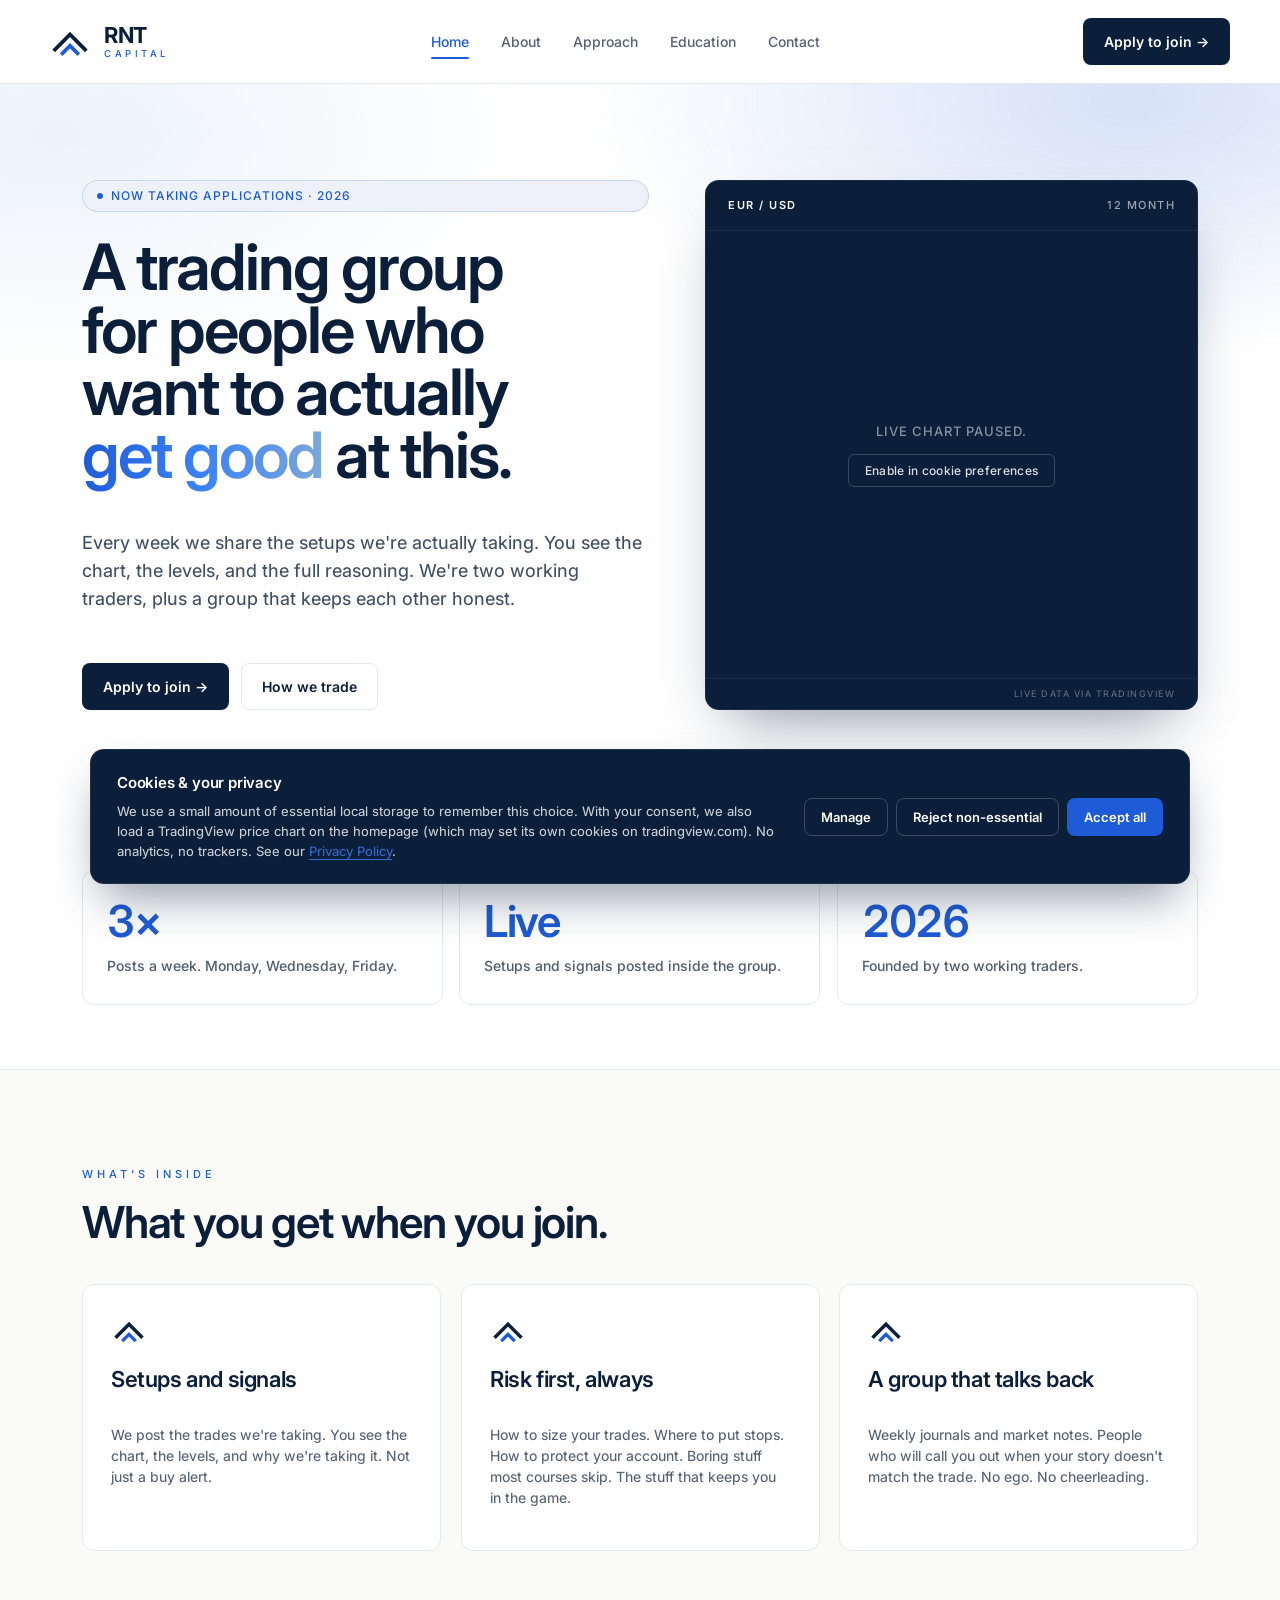
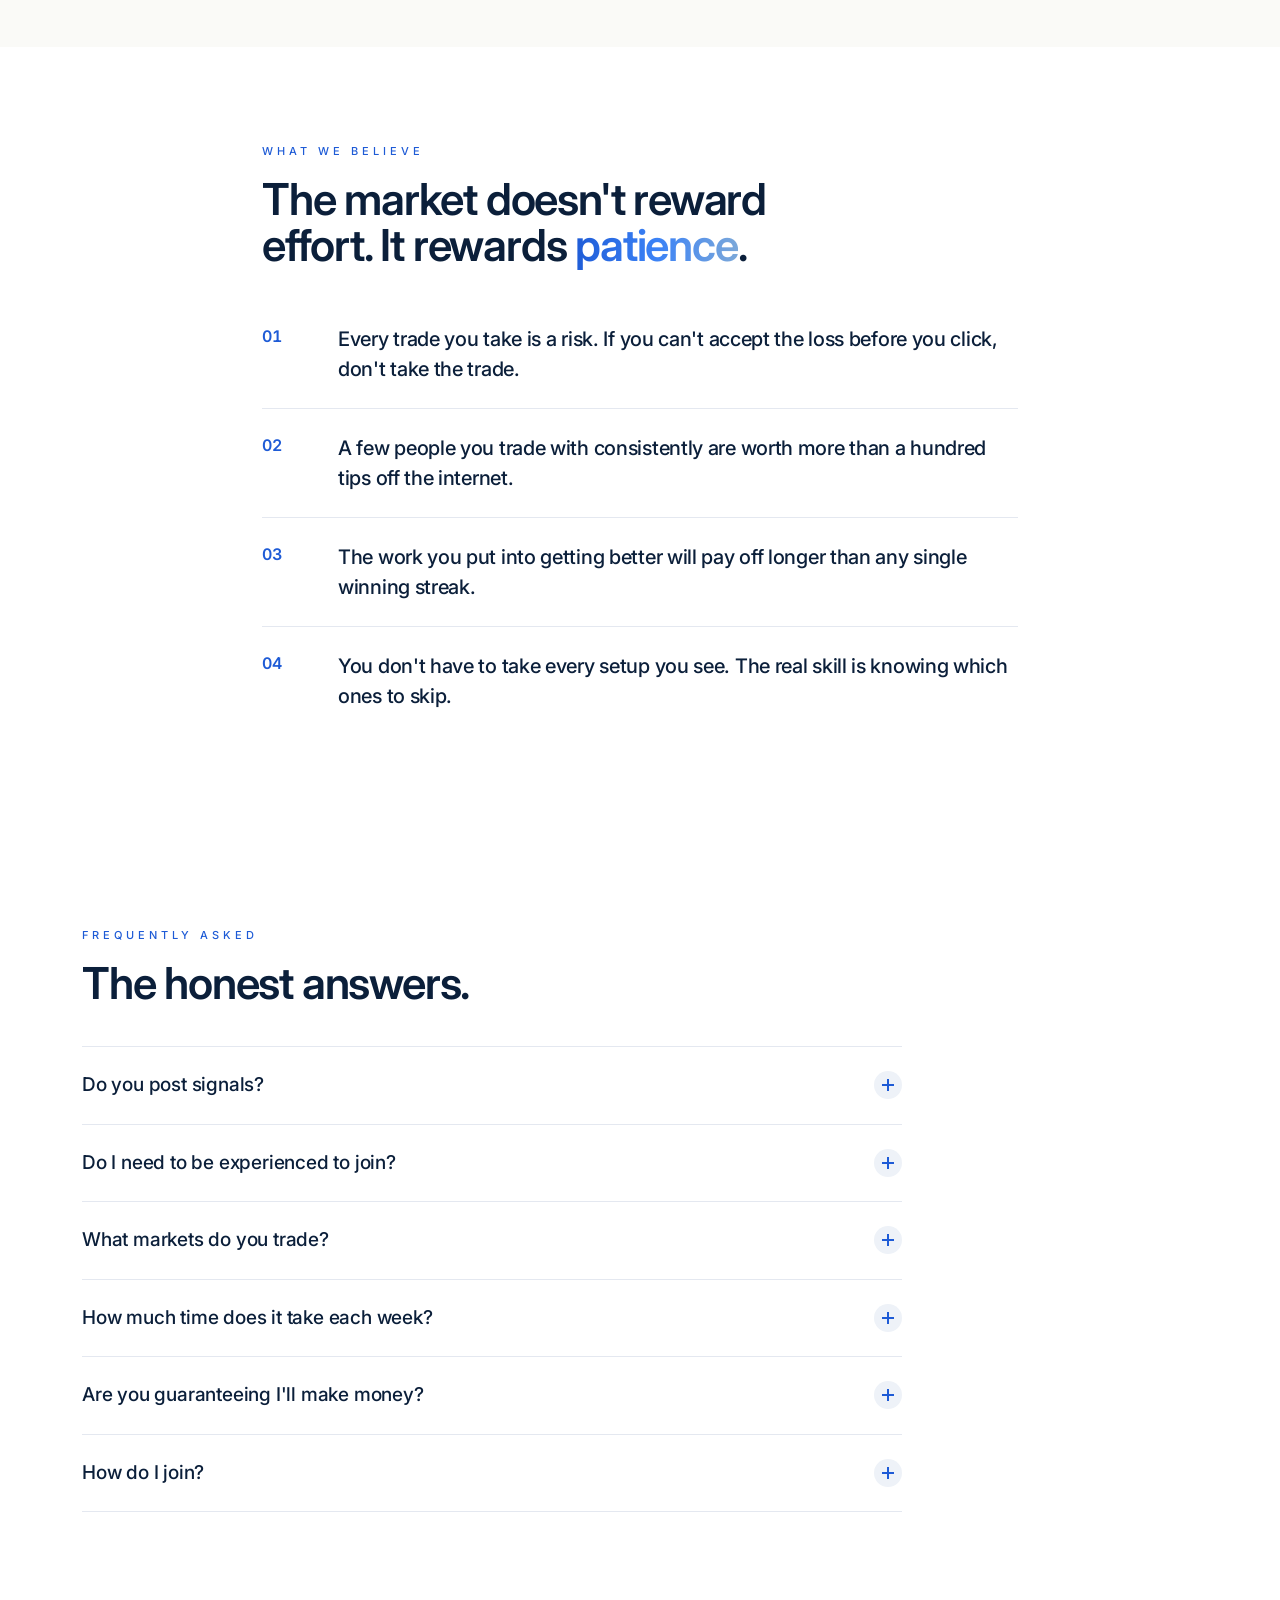
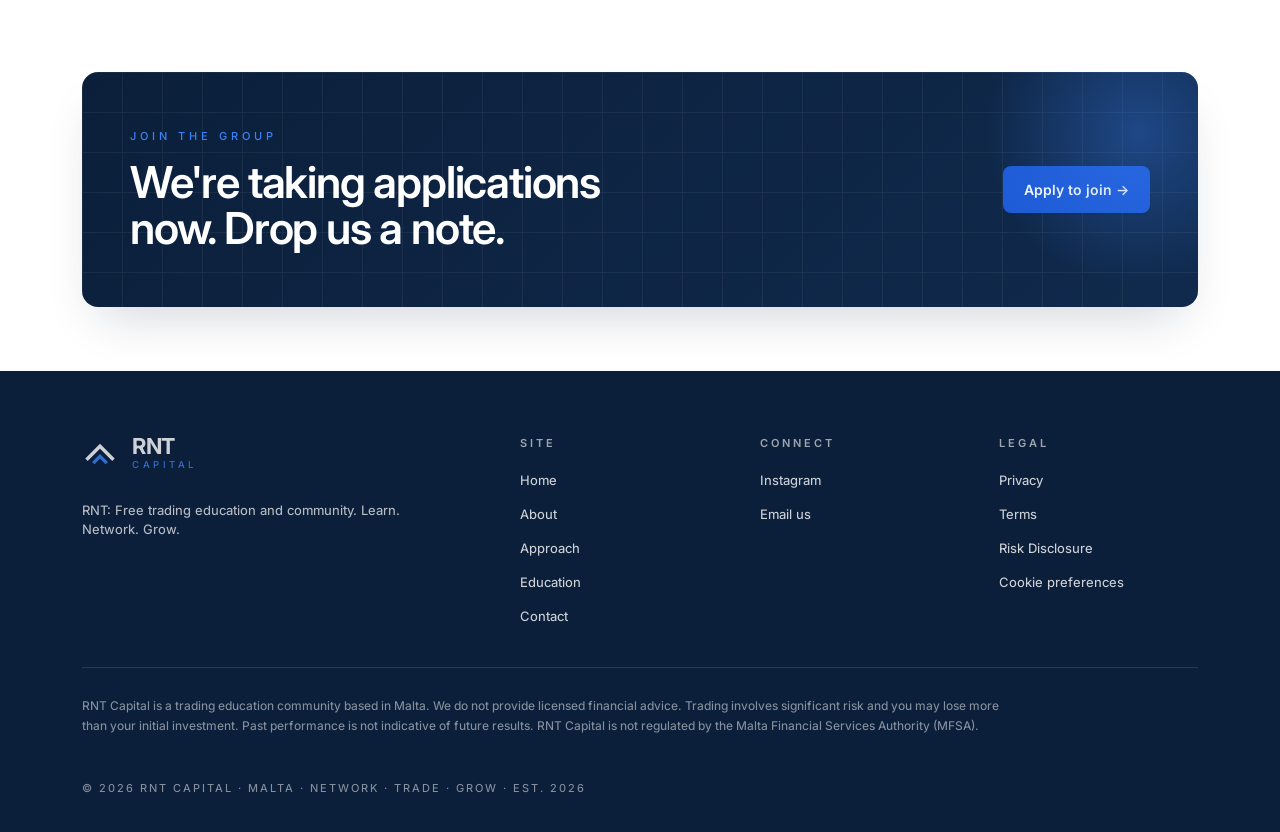
<file: site/index.html>
<!doctype html>
<html lang="en">
<head>
<meta charset="utf-8" />
<meta name="viewport" content="width=device-width, initial-scale=1" />
<title>RNT Capital · Network · Trade · Grow</title>
<meta name="description" content="A trading group for people serious about getting better. We post setups and signals every week with the full reasoning behind each one. Mon, Wed, Fri." />
<link rel="preconnect" href="https://fonts.googleapis.com">
<link rel="preconnect" href="https://fonts.gstatic.com" crossorigin>
<link href="https://fonts.googleapis.com/css2?family=Inter:wght@400;450;500;600;700&display=swap" rel="stylesheet">
<link rel="stylesheet" href="styles.css">
</head>
<body>

<header class="site-header">
  <div class="wrap nav">
    <a href="index.html" class="lockup" aria-label="RNT Capital home">
      <svg width="40" height="40" viewBox="0 0 64 64" aria-hidden="true"><path d="M8 44 L32 20 L56 44" stroke="#0B1F3A" stroke-width="6" fill="none" stroke-linecap="square" /><path d="M20 50 L32 38 L44 50" stroke="#1E5BD6" stroke-width="6" fill="none" stroke-linecap="square" /></svg>
      <span class="lockup-text"><span class="lockup-rnt">RNT</span><span class="lockup-cap">Capital</span></span>
    </a>
    <nav class="nav-links" aria-label="Primary">
      <a href="index.html" class="active">Home</a>
      <a href="about.html">About</a>
      <a href="approach.html">Approach</a>
      <a href="education.html">Education</a>
      <a href="contact.html">Contact</a>
    </nav>
    <a href="contact.html" class="btn btn-primary">Apply to join →</a>
  </div>
</header>

<main>
  <!-- Hero -->
  <section class="section hero-section">
    <div class="wrap hero-grid" style="display: grid; grid-template-columns: 1.15fr 1fr; gap: 56px; align-items: center;">
      <div class="reveal" style="display: flex; flex-direction: column; gap: 24px;">
        <span class="pill"><span class="dot"></span>Now taking applications · 2026</span>
        <h1>A trading group for people who want to actually <span class="accent-grad">get good</span> at this.</h1>
        <p class="lead">Every week we share the setups we're actually taking. You see the chart, the levels, and the full reasoning. We're two working traders, plus a group that keeps each other honest.</p>
        <div style="display: flex; gap: 12px; margin-top: 8px; flex-wrap: wrap;">
          <a href="contact.html" class="btn btn-primary">Apply to join →</a>
          <a href="approach.html" class="btn btn-ghost">How we trade</a>
        </div>
      </div>
      <div class="hero-visual-wrap reveal">
        <div class="hero-chart" data-tv-chart>
          <div class="hero-chart-head">
            <span class="hero-chart-symbol">EUR / USD</span>
            <span class="hero-chart-range">12 month</span>
          </div>
          <div class="tradingview-widget-container">
            <div class="tradingview-widget-container__widget"></div>
          </div>
          <div class="hero-chart-foot">Live data via TradingView</div>
        </div>
      </div>
    </div>
  </section>

  <!-- Stats -->
  <section class="section tight" style="border-bottom: 1px solid var(--hairline);">
    <div class="wrap">
      <div class="stats-cards reveal-stagger">
        <div class="stat-card reveal">
          <div class="stat-card-value">3&times;</div>
          <div class="stat-card-label">Posts a week. Monday, Wednesday, Friday.</div>
        </div>
        <div class="stat-card reveal">
          <div class="stat-card-value">Live</div>
          <div class="stat-card-label">Setups and signals posted inside the group.</div>
        </div>
        <div class="stat-card reveal">
          <div class="stat-card-value">2026</div>
          <div class="stat-card-label">Founded by two working traders.</div>
        </div>
      </div>
    </div>
  </section>

  <!-- Three pillars -->
  <section class="section warm">
    <div class="wrap">
      <div class="reveal" style="display:flex; flex-direction:column; gap:16px; margin-bottom: 40px;">
        <span class="eyebrow">What's inside</span>
        <h2>What you get when you join.</h2>
      </div>
      <div class="grid-3 reveal-stagger">
        <div class="card tilt reveal">
          <svg width="36" height="36" viewBox="0 0 64 64" aria-hidden="true"><path d="M8 44 L32 20 L56 44" stroke="#0B1F3A" stroke-width="6" fill="none" /><path d="M20 50 L32 38 L44 50" stroke="#1E5BD6" stroke-width="6" fill="none" /></svg>
          <h3>Setups and signals</h3>
          <p class="muted" style="font-size: 14px;">We post the trades we're taking. You see the chart, the levels, and why we're taking it. Not just a buy alert.</p>
        </div>
        <div class="card tilt reveal">
          <svg width="36" height="36" viewBox="0 0 64 64" aria-hidden="true"><path d="M8 44 L32 20 L56 44" stroke="#0B1F3A" stroke-width="6" fill="none" /><path d="M20 50 L32 38 L44 50" stroke="#1E5BD6" stroke-width="6" fill="none" /></svg>
          <h3>Risk first, always</h3>
          <p class="muted" style="font-size: 14px;">How to size your trades. Where to put stops. How to protect your account. Boring stuff most courses skip. The stuff that keeps you in the game.</p>
        </div>
        <div class="card tilt reveal">
          <svg width="36" height="36" viewBox="0 0 64 64" aria-hidden="true"><path d="M8 44 L32 20 L56 44" stroke="#0B1F3A" stroke-width="6" fill="none" /><path d="M20 50 L32 38 L44 50" stroke="#1E5BD6" stroke-width="6" fill="none" /></svg>
          <h3>A group that talks back</h3>
          <p class="muted" style="font-size: 14px;">Weekly journals and market notes. People who will call you out when your story doesn't match the trade. No ego. No cheerleading.</p>
        </div>
      </div>
    </div>
  </section>

  <!-- Manifesto -->
  <section class="section">
    <div class="wrap" style="max-width: 820px;">
      <div class="reveal" style="display:flex; flex-direction:column; gap:16px; margin-bottom: 32px;">
        <span class="eyebrow">What we believe</span>
        <h2>The market doesn't reward effort. It rewards <span class="accent-grad">patience</span>.</h2>
      </div>
      <div class="reveal-stagger" style="display: flex; flex-direction: column; gap: 0;">
        <div class="reveal" style="display: grid; grid-template-columns: 56px 1fr; gap: 20px; padding: 24px 0; border-bottom: 1px solid var(--hairline);">
          <span class="accent" style="font-weight: 600; font-feature-settings: 'tnum';">01</span>
          <p style="margin: 0; font-size: 20px; font-weight: 500; line-height: 1.5; letter-spacing: -0.3px;">Every trade you take is a risk. If you can't accept the loss before you click, don't take the trade.</p>
        </div>
        <div class="reveal" style="display: grid; grid-template-columns: 56px 1fr; gap: 20px; padding: 24px 0; border-bottom: 1px solid var(--hairline);">
          <span class="accent" style="font-weight: 600; font-feature-settings: 'tnum';">02</span>
          <p style="margin: 0; font-size: 20px; font-weight: 500; line-height: 1.5; letter-spacing: -0.3px;">A few people you trade with consistently are worth more than a hundred tips off the internet.</p>
        </div>
        <div class="reveal" style="display: grid; grid-template-columns: 56px 1fr; gap: 20px; padding: 24px 0; border-bottom: 1px solid var(--hairline);">
          <span class="accent" style="font-weight: 600; font-feature-settings: 'tnum';">03</span>
          <p style="margin: 0; font-size: 20px; font-weight: 500; line-height: 1.5; letter-spacing: -0.3px;">The work you put into getting better will pay off longer than any single winning streak.</p>
        </div>
        <div class="reveal" style="display: grid; grid-template-columns: 56px 1fr; gap: 20px; padding: 24px 0;">
          <span class="accent" style="font-weight: 600; font-feature-settings: 'tnum';">04</span>
          <p style="margin: 0; font-size: 20px; font-weight: 500; line-height: 1.5; letter-spacing: -0.3px;">You don't have to take every setup you see. The real skill is knowing which ones to skip.</p>
        </div>
      </div>
    </div>
  </section>

  <!-- Reviews placeholder (until founding members supply real ones) -->
  <section class="section mist is-hidden-placeholder">
    <div class="wrap" style="max-width: 720px; text-align: center;">
      <div class="reveal" style="display: flex; flex-direction: column; gap: 16px; align-items: center;">
        <span class="eyebrow">From the group</span>
        <h2>Member reviews coming soon.</h2>
        <p class="lead" style="margin: 0;">Apply to join and be part of the founding group.</p>
        <a href="contact.html" class="btn btn-primary" style="margin-top: 18px;">Apply to join →</a>
      </div>
    </div>
  </section>

  <!-- FAQ -->
  <section class="section">
    <div class="wrap">
      <div class="reveal" style="display:flex; flex-direction:column; gap:16px; margin-bottom: 40px;">
        <span class="eyebrow">Frequently asked</span>
        <h2>The honest answers.</h2>
      </div>
      <div class="faq reveal">
        <details>
          <summary>Do you post signals?</summary>
          <div>Yes. Signals are part of the group. But we don't just say "buy here." Every setup goes up with the chart, the levels, and why we're taking it. The point is for you to understand the trade. Not just copy it.</div>
        </details>
        <details>
          <summary>Do I need to be experienced to join?</summary>
          <div>Not at all. We've got people who have never placed a live trade and people who have been at it for years. The frameworks scale with you. You'll get value either way.</div>
        </details>
        <details>
          <summary>What markets do you trade?</summary>
          <div>Mostly FX, indices, and crypto. Some commodities too. The way we read structure and risk works the same across all of them.</div>
        </details>
        <details>
          <summary>How much time does it take each week?</summary>
          <div>Plan for about 3 hours a week. Monday's market read, Wednesday's lesson, Friday's journal. You can do less and still keep up. You'll get more from showing up to all three.</div>
        </details>
        <details>
          <summary>Are you guaranteeing I'll make money?</summary>
          <div>No. Anyone who tells you they can guarantee returns is lying. Trading is risky and most people lose money. We can teach you to manage that risk and trade with a clear head. We can't promise outcomes.</div>
        </details>
        <details>
          <summary>How do I join?</summary>
          <div>Fill out the form on our <a href="contact.html" class="accent">contact page</a> or email us at <a href="mailto:rntcapital365@gmail.com" class="accent">rntcapital365@gmail.com</a>. We read every one ourselves and reply within 48 hours.</div>
        </details>
      </div>
    </div>
  </section>

  <!-- CTA -->
  <section class="section tight">
    <div class="wrap">
      <div class="cta-banner reveal">
        <div class="grid-bg"></div>
        <div style="position: relative; display: flex; flex-direction: column; gap: 14px;">
          <span class="eyebrow" style="color: #3B82F6;">Join the group</span>
          <h2>We're taking applications now. Drop us a note.</h2>
        </div>
        <a href="contact.html" class="btn btn-accent" style="position: relative;">Apply to join →</a>
      </div>
    </div>
  </section>
</main>

<footer class="site-footer">
  <div class="wrap">
    <div class="footer-grid">
      <div class="footer-col">
        <a href="index.html" class="lockup dark" style="margin-bottom: 16px;" aria-label="RNT Capital home">
          <svg width="36" height="36" viewBox="0 0 64 64" aria-hidden="true"><path d="M8 44 L32 20 L56 44" stroke="white" stroke-width="6" fill="none" /><path d="M20 50 L32 38 L44 50" stroke="#3B82F6" stroke-width="6" fill="none" /></svg>
          <span class="lockup-text"><span class="lockup-rnt">RNT</span><span class="lockup-cap">Capital</span></span>
        </a>
        <p style="font-size: 13px; opacity: 0.7; max-width: 320px; margin-top: 14px;">RNT: Free trading education and community. Learn. Network. Grow.</p>
      </div>
      <div class="footer-col"><h4>Site</h4><ul><li><a href="index.html">Home</a></li><li><a href="about.html">About</a></li><li><a href="approach.html">Approach</a></li><li><a href="education.html">Education</a></li><li><a href="contact.html">Contact</a></li></ul></div>
      <div class="footer-col"><h4>Connect</h4><ul><li><a href="https://www.instagram.com/rnt.capital/" target="_blank" rel="noopener">Instagram</a></li><li><a href="mailto:rntcapital365@gmail.com">Email us</a></li></ul></div>
      <div class="footer-col"><h4>Legal</h4><ul><li><a href="privacy.html">Privacy</a></li><li><a href="terms.html">Terms</a></li><li><a href="risk.html">Risk Disclosure</a></li><li><a href="#" data-cookie-action="manage">Cookie preferences</a></li></ul></div>
    </div>
    <p class="footer-disclaimer">RNT Capital is a trading education community based in Malta. We do not provide licensed financial advice. Trading involves significant risk and you may lose more than your initial investment. Past performance is not indicative of future results. RNT Capital is not regulated by the Malta Financial Services Authority (MFSA).</p><div class="footer-meta"><span>© 2026 RNT Capital · Malta · Network · Trade · Grow · Est. 2026</span></div>
  </div>
</footer>

<script src="cookie-consent.js" defer></script>
<script src="reveal.js" defer></script>
</body>
</html>
</file>
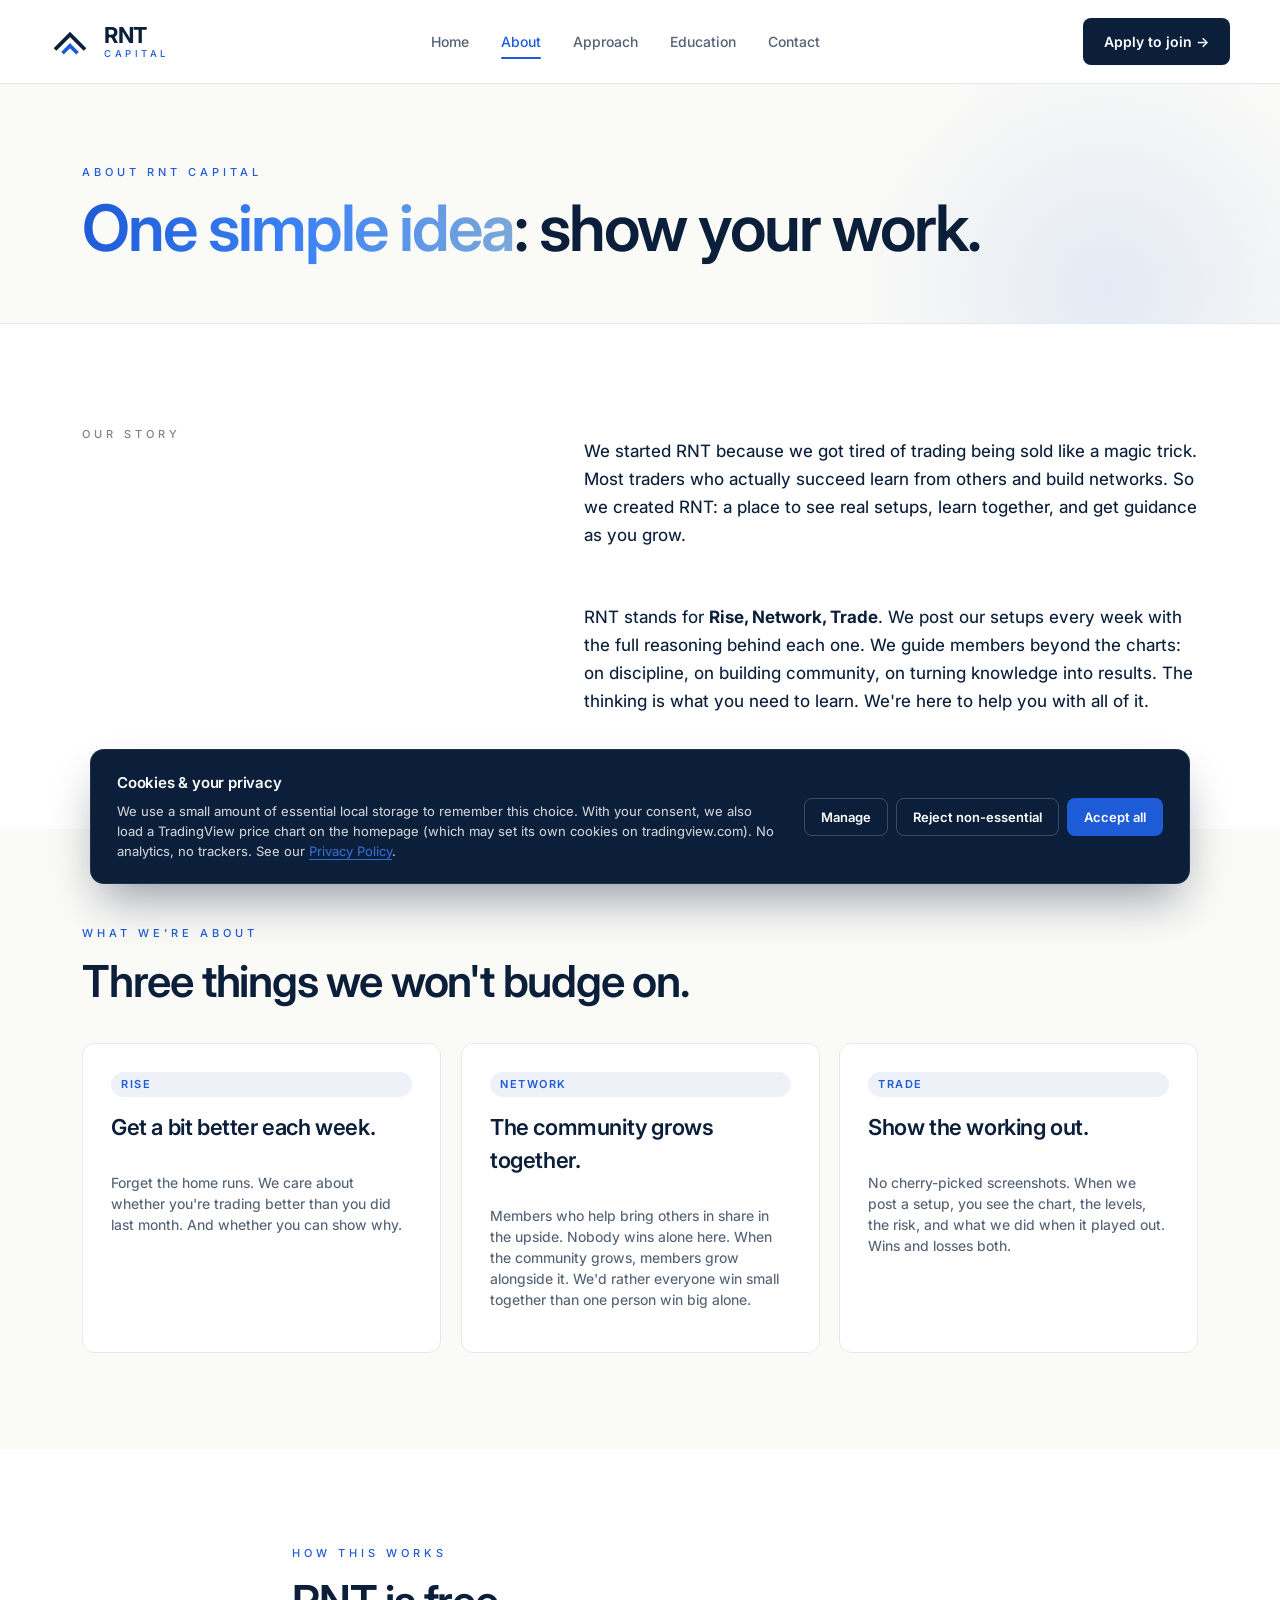
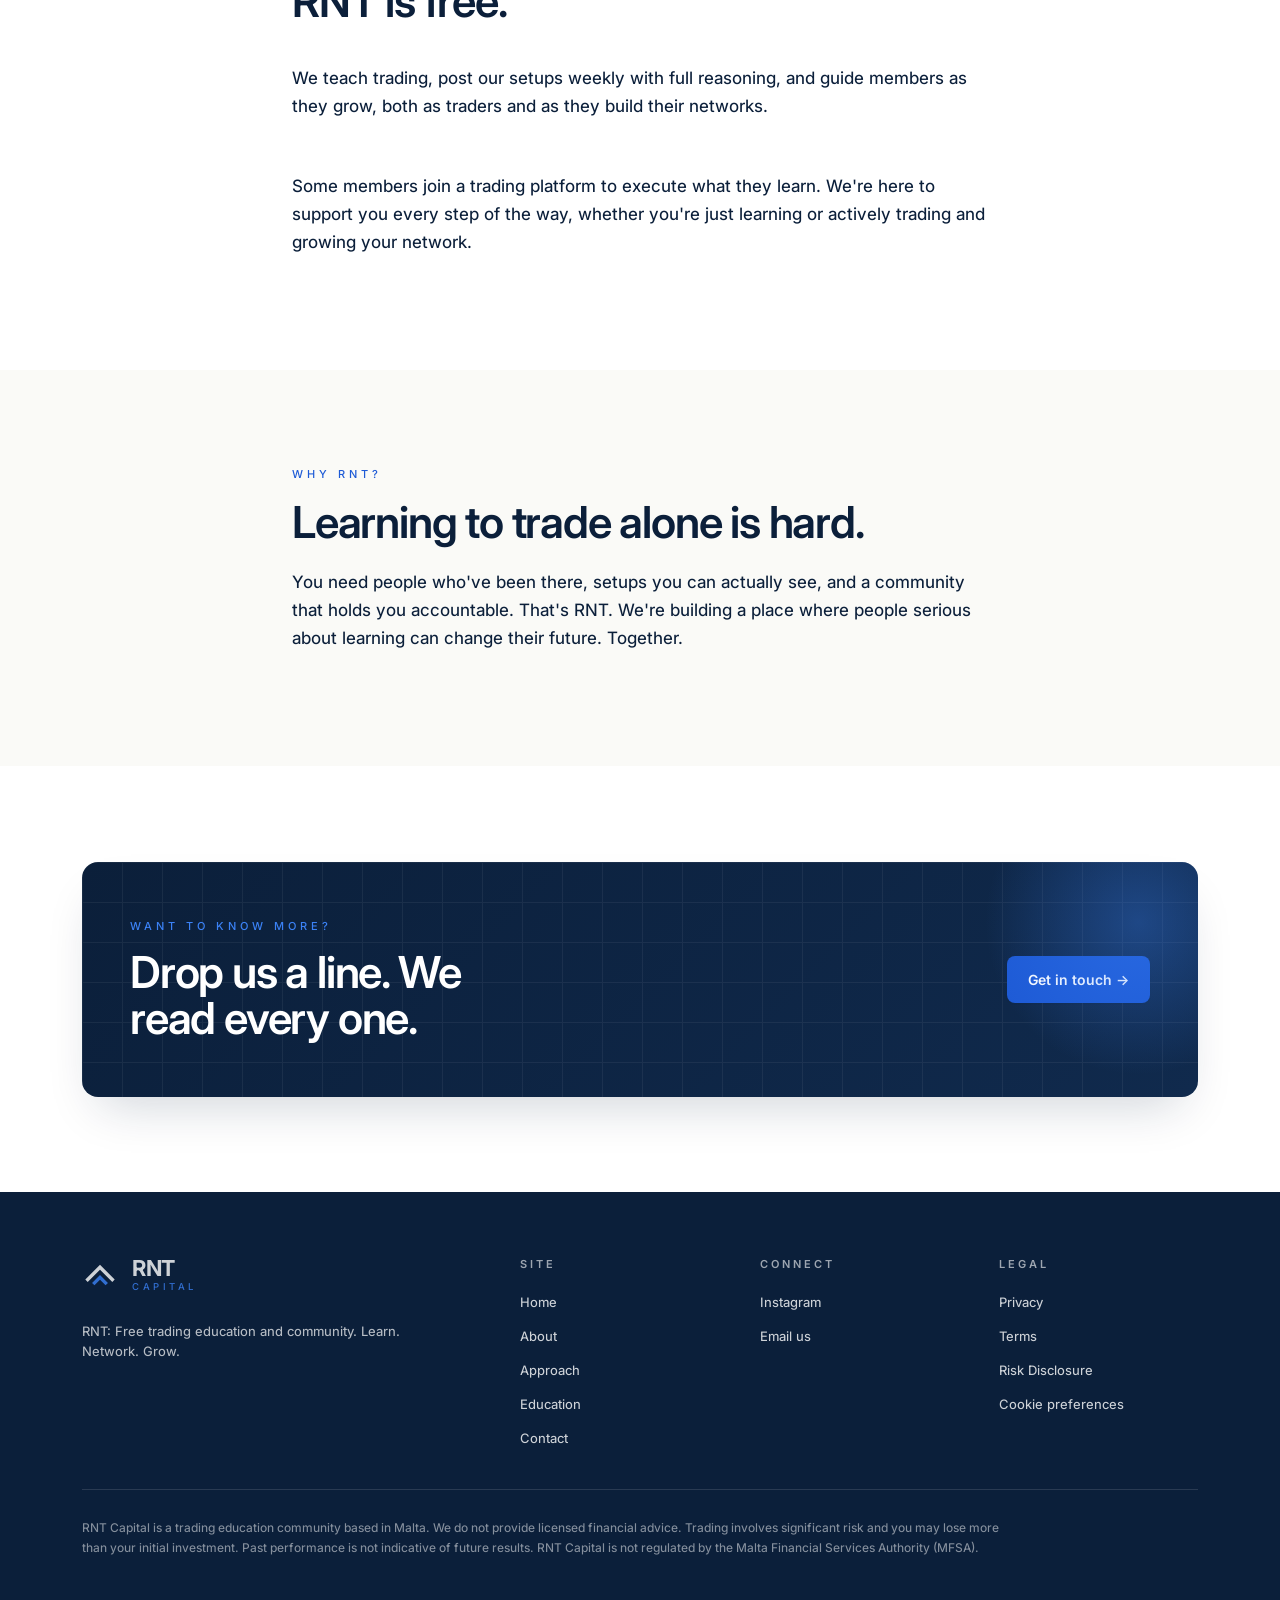
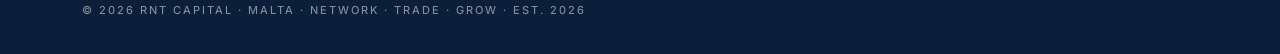
<file: site/about.html>
<!doctype html>
<html lang="en">
<head>
<meta charset="utf-8" />
<meta name="viewport" content="width=device-width, initial-scale=1" />
<title>About · RNT Capital</title>
<meta name="description" content="One principle: show your work. The story behind RNT Capital." />
<link rel="preconnect" href="https://fonts.googleapis.com">
<link rel="preconnect" href="https://fonts.gstatic.com" crossorigin>
<link href="https://fonts.googleapis.com/css2?family=Inter:wght@400;450;500;600;700&display=swap" rel="stylesheet">
<link rel="stylesheet" href="styles.css">
</head>
<body>

<header class="site-header">
  <div class="wrap nav">
    <a href="index.html" class="lockup" aria-label="RNT Capital home">
      <svg width="40" height="40" viewBox="0 0 64 64" aria-hidden="true"><path d="M8 44 L32 20 L56 44" stroke="#0B1F3A" stroke-width="6" fill="none" /><path d="M20 50 L32 38 L44 50" stroke="#1E5BD6" stroke-width="6" fill="none" /></svg>
      <span class="lockup-text"><span class="lockup-rnt">RNT</span><span class="lockup-cap">Capital</span></span>
    </a>
    <nav class="nav-links" aria-label="Primary">
      <a href="index.html">Home</a>
      <a href="about.html" class="active">About</a>
      <a href="approach.html">Approach</a>
      <a href="education.html">Education</a>
      <a href="contact.html">Contact</a>
    </nav>
    <a href="contact.html" class="btn btn-primary">Apply to join →</a>
  </div>
</header>

<main>
  <section class="page-hero">
    <div class="wrap reveal">
      <div class="crumb">About RNT Capital</div>
      <h1><span class="accent-grad">One simple idea</span>: show your work.</h1>
    </div>
  </section>

  <section class="section">
    <div class="wrap" style="display: grid; grid-template-columns: 1fr 1.4fr; gap: 64px;">
      <div class="reveal">
        <span class="eyebrow muted">Our story</span>
      </div>
      <div class="reveal" style="display: flex; flex-direction: column; gap: 20px; font-size: 17px; line-height: 1.65;">
        <p>We started RNT because we got tired of trading being sold like a magic trick. Most traders who actually succeed learn from others and build networks. So we created RNT: a place to see real setups, learn together, and get guidance as you grow.</p>
        <p>RNT stands for <strong>Rise, Network, Trade</strong>. We post our setups every week with the full reasoning behind each one. We guide members beyond the charts: on discipline, on building community, on turning knowledge into results. The thinking is what you need to learn. We're here to help you with all of it.</p>
      </div>
    </div>
  </section>

  <!-- Values -->
  <section class="section warm">
    <div class="wrap">
      <div class="reveal" style="display:flex; flex-direction:column; gap:16px; margin-bottom: 40px;">
        <span class="eyebrow">What we're about</span>
        <h2>Three things we won't budge on.</h2>
      </div>
      <div class="grid-3 reveal-stagger">
        <div class="card tilt reveal">
          <span class="tag">RISE</span>
          <h3>Get a bit better each week.</h3>
          <p class="muted" style="font-size: 14px;">Forget the home runs. We care about whether you're trading better than you did last month. And whether you can show why.</p>
        </div>
        <div class="card tilt reveal">
          <span class="tag">NETWORK</span>
          <h3>The community grows together.</h3>
          <p class="muted" style="font-size: 14px;">Members who help bring others in share in the upside. Nobody wins alone here. When the community grows, members grow alongside it. We'd rather everyone win small together than one person win big alone.</p>
        </div>
        <div class="card tilt reveal">
          <span class="tag">TRADE</span>
          <h3>Show the working out.</h3>
          <p class="muted" style="font-size: 14px;">No cherry-picked screenshots. When we post a setup, you see the chart, the levels, the risk, and what we did when it played out. Wins and losses both.</p>
        </div>
      </div>
    </div>
  </section>

  <!-- Sample setup -->
  <section class="section mist is-hidden-placeholder">
    <div class="wrap">
      <div class="reveal" style="display:flex; flex-direction:column; gap:16px; margin-bottom: 32px; max-width: 720px;">
        <span class="eyebrow">In practice</span>
        <h2>What "show your work" actually looks like.</h2>
        <p class="muted">Every week, members get the full breakdown of what we're watching and why. Chart, levels, risk, outcome. Nothing cherry-picked, nothing hidden after the fact.</p>
      </div>
      <figure class="sample-setup reveal" style="margin: 0; display: flex; flex-direction: column; gap: 14px;">
        <div class="sample-setup-frame" role="img" aria-label="Sample weekly setup — placeholder image">
          <span class="sample-setup-label">Sample setup placeholder</span>
        </div>
        <figcaption class="muted" style="font-size: 13px; text-align: center;">Example of a weekly setup post — chart, levels, risk, outcome.</figcaption>
      </figure>
    </div>
  </section>

  <!-- How this works -->
  <section class="section">
    <div class="wrap" style="max-width: 760px;">
      <div class="reveal" style="display:flex; flex-direction:column; gap:16px; margin-bottom: 24px;">
        <span class="eyebrow">How this works</span>
        <h2>RNT is free.</h2>
      </div>
      <div class="reveal" style="display: flex; flex-direction: column; gap: 18px; font-size: 17px; line-height: 1.65;">
        <p>We teach trading, post our setups weekly with full reasoning, and guide members as they grow, both as traders and as they build their networks.</p>
        <p>Some members join a trading platform to execute what they learn. We're here to support you every step of the way, whether you're just learning or actively trading and growing your network.</p>
      </div>
    </div>
  </section>

  <!-- Why RNT? -->
  <section class="section warm">
    <div class="wrap" style="max-width: 760px;">
      <div class="reveal" style="display:flex; flex-direction:column; gap:16px; margin-bottom: 24px;">
        <span class="eyebrow">Why RNT?</span>
        <h2>Learning to trade alone is hard.</h2>
      </div>
      <div class="reveal" style="font-size: 17px; line-height: 1.65;">
        <p>You need people who've been there, setups you can actually see, and a community that holds you accountable. That's RNT. We're building a place where people serious about learning can change their future. Together.</p>
      </div>
    </div>
  </section>

  <section class="section">
    <div class="wrap">
      <div class="cta-banner reveal">
        <div class="grid-bg"></div>
        <div style="position: relative; display: flex; flex-direction: column; gap: 14px;">
          <span class="eyebrow" style="color: #3B82F6;">Want to know more?</span>
          <h2>Drop us a line. We read every one.</h2>
        </div>
        <a href="contact.html" class="btn btn-accent" style="position: relative;">Get in touch →</a>
      </div>
    </div>
  </section>
</main>

<footer class="site-footer">
  <div class="wrap">
    <div class="footer-grid">
      <div class="footer-col">
        <a href="index.html" class="lockup dark" style="margin-bottom: 16px;" aria-label="RNT Capital home">
          <svg width="36" height="36" viewBox="0 0 64 64" aria-hidden="true"><path d="M8 44 L32 20 L56 44" stroke="white" stroke-width="6" fill="none" /><path d="M20 50 L32 38 L44 50" stroke="#3B82F6" stroke-width="6" fill="none" /></svg>
          <span class="lockup-text"><span class="lockup-rnt">RNT</span><span class="lockup-cap">Capital</span></span>
        </a>
        <p style="font-size: 13px; opacity: 0.7; max-width: 320px; margin-top: 14px;">RNT: Free trading education and community. Learn. Network. Grow.</p>
      </div>
      <div class="footer-col"><h4>Site</h4><ul><li><a href="index.html">Home</a></li><li><a href="about.html">About</a></li><li><a href="approach.html">Approach</a></li><li><a href="education.html">Education</a></li><li><a href="contact.html">Contact</a></li></ul></div>
      <div class="footer-col"><h4>Connect</h4><ul><li><a href="https://www.instagram.com/rnt.capital/" target="_blank" rel="noopener">Instagram</a></li><li><a href="mailto:rntcapital365@gmail.com">Email us</a></li></ul></div>
      <div class="footer-col"><h4>Legal</h4><ul><li><a href="privacy.html">Privacy</a></li><li><a href="terms.html">Terms</a></li><li><a href="risk.html">Risk Disclosure</a></li><li><a href="#" data-cookie-action="manage">Cookie preferences</a></li></ul></div>
    </div>
    <p class="footer-disclaimer">RNT Capital is a trading education community based in Malta. We do not provide licensed financial advice. Trading involves significant risk and you may lose more than your initial investment. Past performance is not indicative of future results. RNT Capital is not regulated by the Malta Financial Services Authority (MFSA).</p><div class="footer-meta"><span>© 2026 RNT Capital · Malta · Network · Trade · Grow · Est. 2026</span></div>
  </div>
</footer>

<script src="cookie-consent.js" defer></script>
<script src="reveal.js" defer></script>
</body>
</html>
</file>
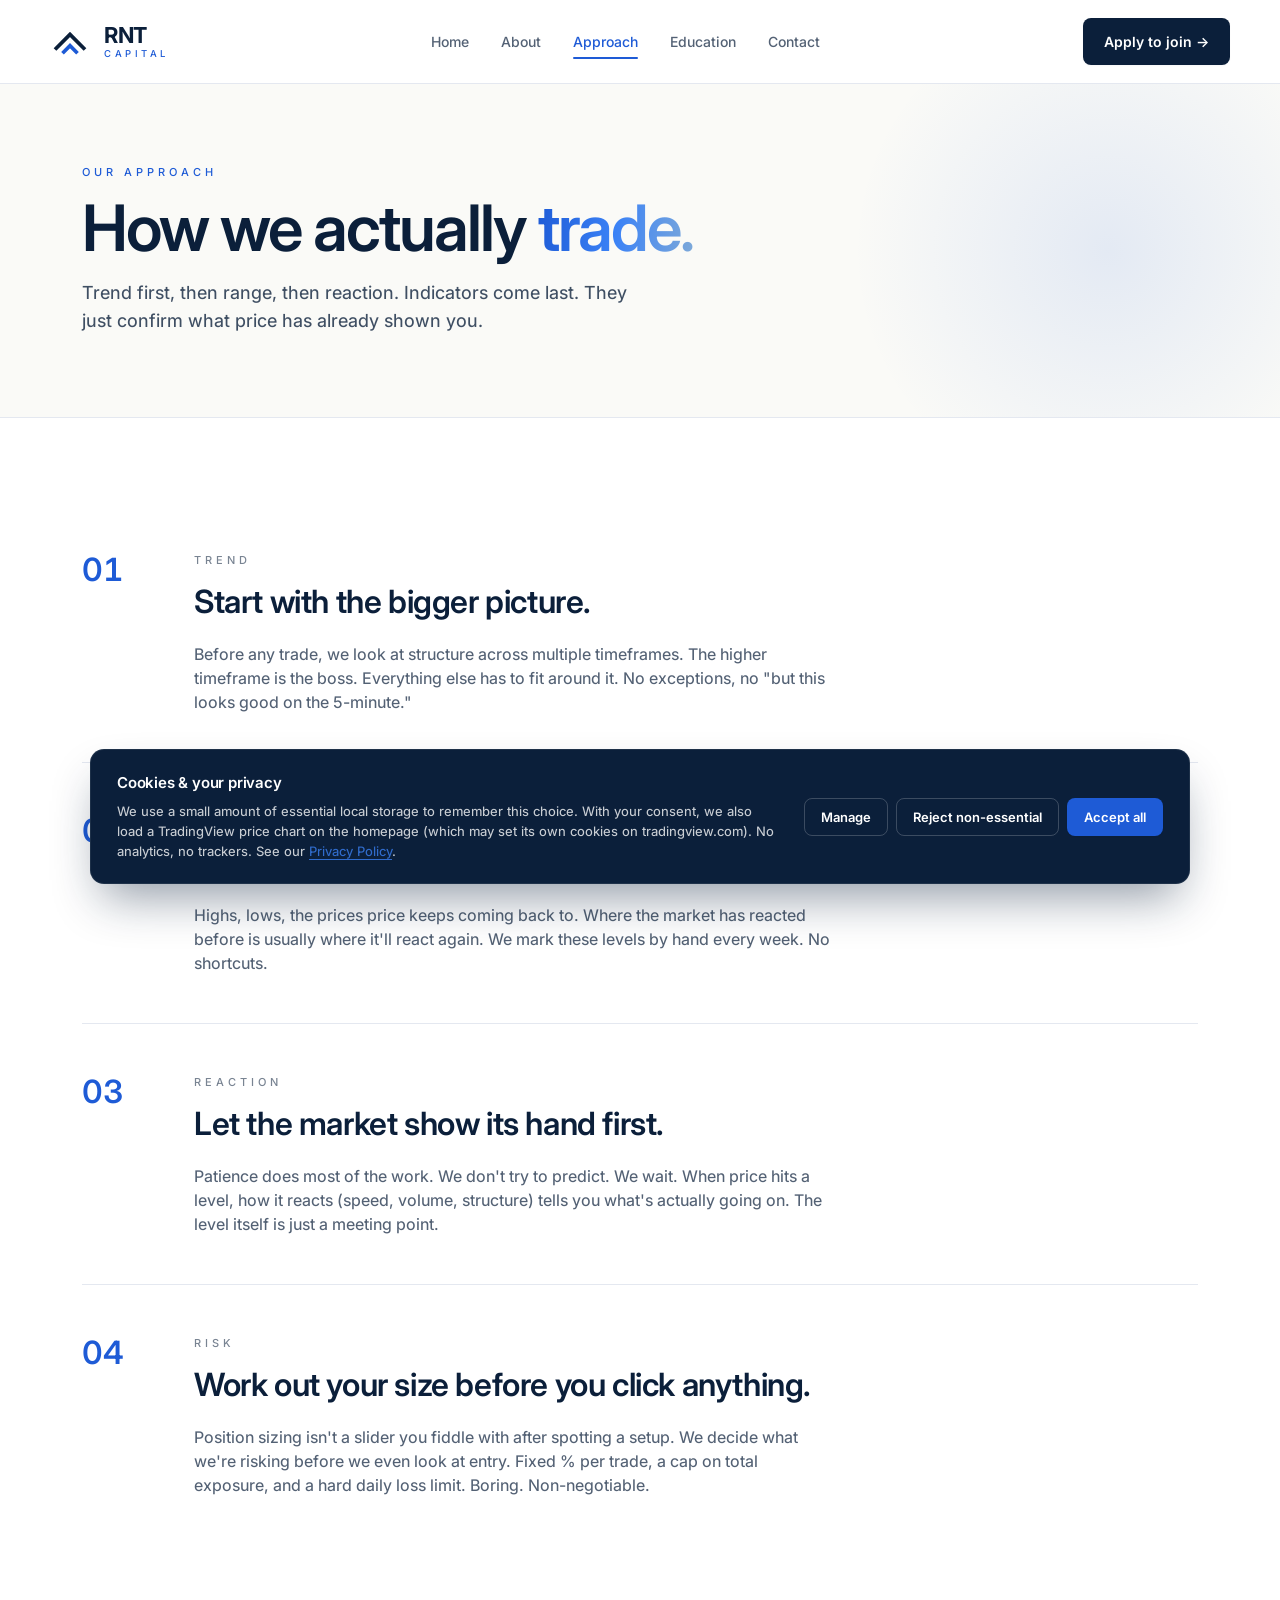
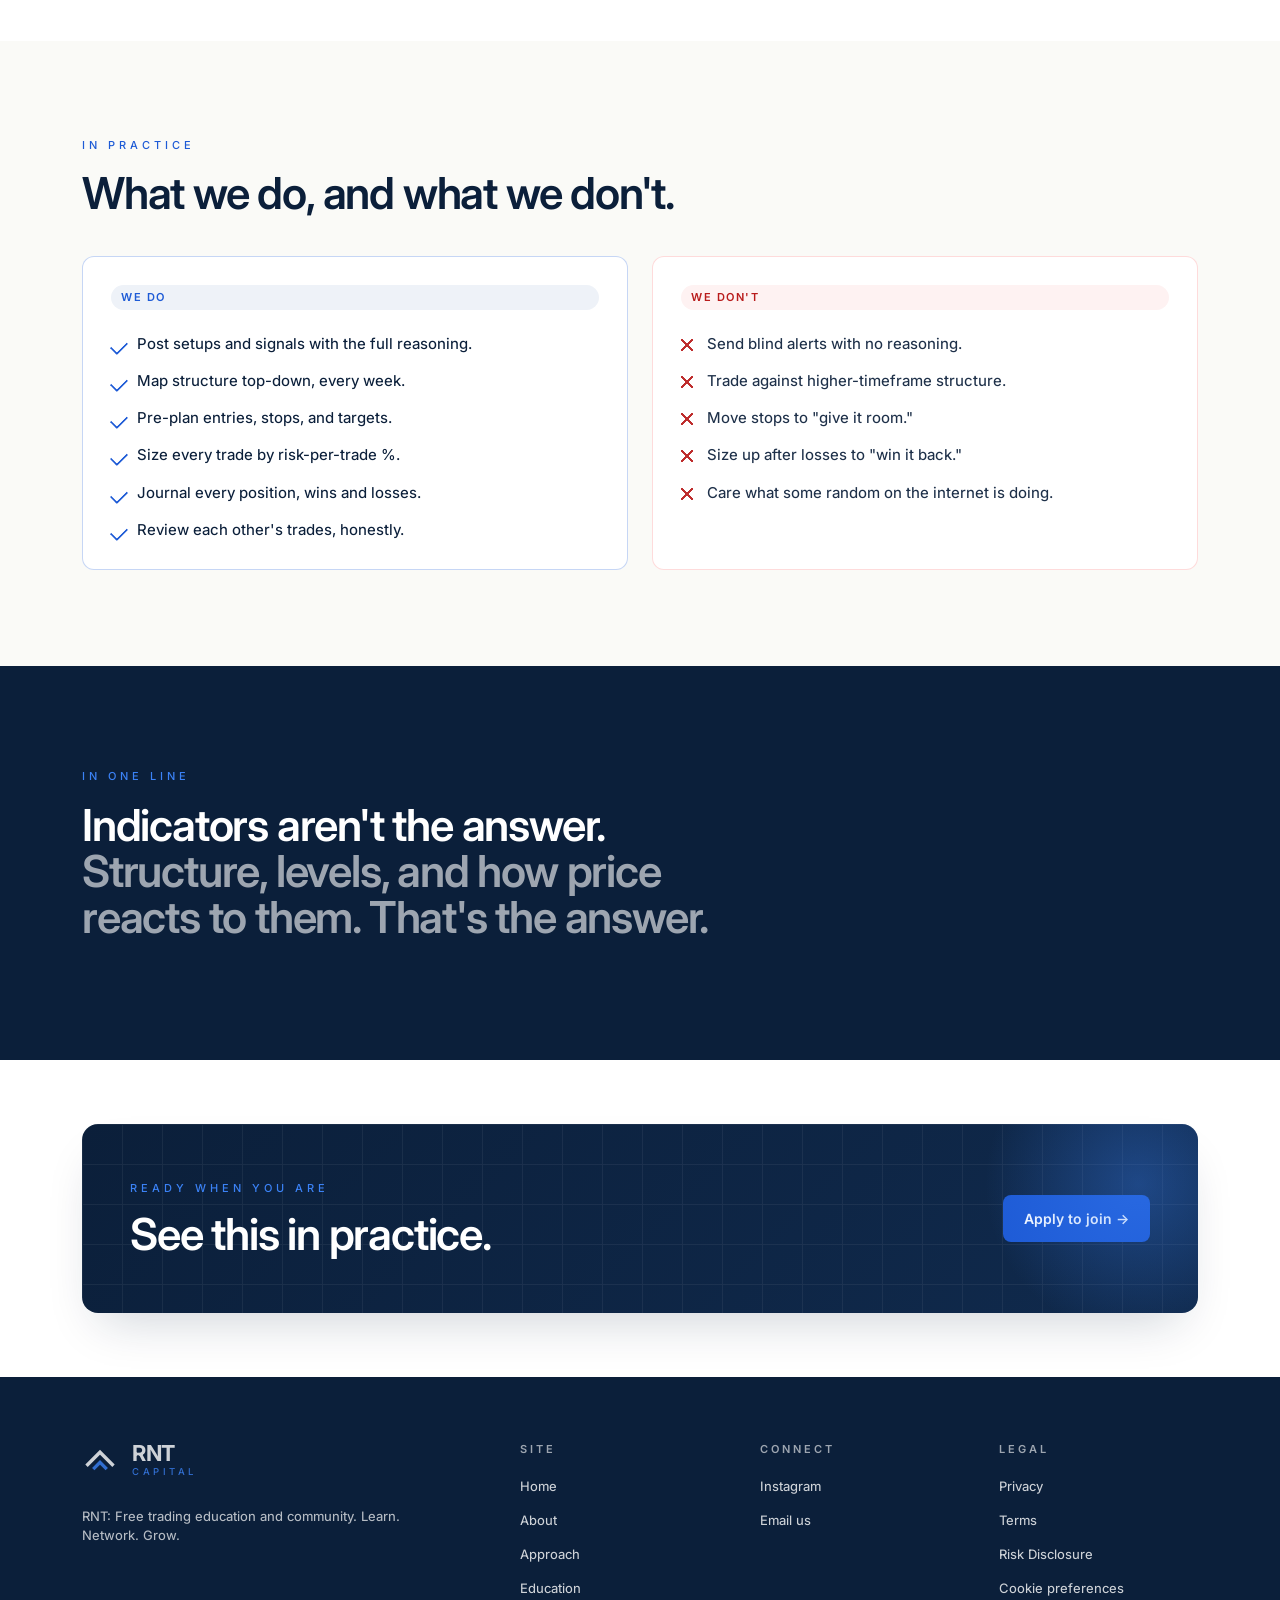
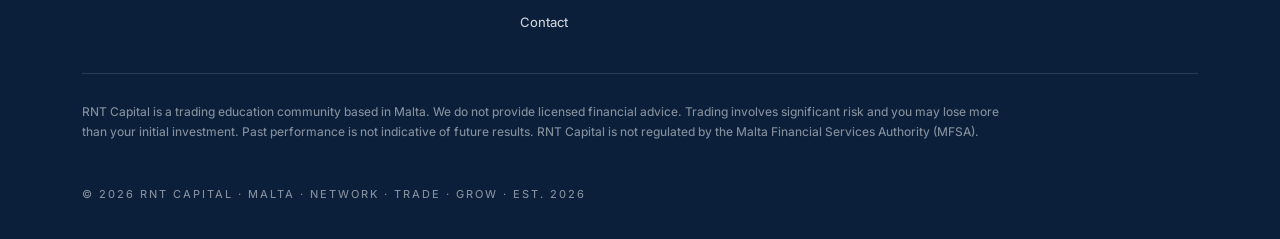
<file: site/approach.html>
<!doctype html>
<html lang="en">
<head>
<meta charset="utf-8" />
<meta name="viewport" content="width=device-width, initial-scale=1" />
<title>Approach · RNT Capital</title>
<meta name="description" content="Three lenses, in order: trend, range, reaction. Indicators come last." />
<link rel="preconnect" href="https://fonts.googleapis.com">
<link rel="preconnect" href="https://fonts.gstatic.com" crossorigin>
<link href="https://fonts.googleapis.com/css2?family=Inter:wght@400;450;500;600;700&display=swap" rel="stylesheet">
<link rel="stylesheet" href="styles.css">
</head>
<body>

<header class="site-header">
  <div class="wrap nav">
    <a href="index.html" class="lockup" aria-label="RNT Capital home">
      <svg width="40" height="40" viewBox="0 0 64 64" aria-hidden="true"><path d="M8 44 L32 20 L56 44" stroke="#0B1F3A" stroke-width="6" fill="none" /><path d="M20 50 L32 38 L44 50" stroke="#1E5BD6" stroke-width="6" fill="none" /></svg>
      <span class="lockup-text"><span class="lockup-rnt">RNT</span><span class="lockup-cap">Capital</span></span>
    </a>
    <nav class="nav-links" aria-label="Primary">
      <a href="index.html">Home</a>
      <a href="about.html">About</a>
      <a href="approach.html" class="active">Approach</a>
      <a href="education.html">Education</a>
      <a href="contact.html">Contact</a>
    </nav>
    <a href="contact.html" class="btn btn-primary">Apply to join →</a>
  </div>
</header>

<main>
  <section class="page-hero">
    <div class="wrap reveal">
      <div class="crumb">Our approach</div>
      <h1>How we actually <span class="accent-grad">trade.</span></h1>
      <p class="lead" style="margin-top: 20px;">Trend first, then range, then reaction. Indicators come last. They just confirm what price has already shown you.</p>
    </div>
  </section>

  <!-- Four lenses, deepened -->
  <section class="section">
    <div class="wrap reveal-stagger" style="display: flex; flex-direction: column; gap: 12px;">

      <article class="reveal" style="display: grid; grid-template-columns: 80px 1fr; gap: 32px; padding: 32px 0; border-bottom: 1px solid var(--hairline);">
        <div class="accent" style="font-weight: 600; font-size: 32px; font-feature-settings: 'tnum';">01</div>
        <div>
          <span class="eyebrow muted">Trend</span>
          <h3 style="margin: 8px 0 12px; font-size: 32px;">Start with the bigger picture.</h3>
          <p class="muted" style="font-size: 16px; max-width: 640px;">Before any trade, we look at structure across multiple timeframes. The higher timeframe is the boss. Everything else has to fit around it. No exceptions, no "but this looks good on the 5-minute."</p>
        </div>
      </article>

      <article class="reveal" style="display: grid; grid-template-columns: 80px 1fr; gap: 32px; padding: 32px 0; border-bottom: 1px solid var(--hairline);">
        <div class="accent" style="font-weight: 600; font-size: 32px; font-feature-settings: 'tnum';">02</div>
        <div>
          <span class="eyebrow muted">Range</span>
          <h3 style="margin: 8px 0 12px; font-size: 32px;">Find where the market actually cares.</h3>
          <p class="muted" style="font-size: 16px; max-width: 640px;">Highs, lows, the prices price keeps coming back to. Where the market has reacted before is usually where it'll react again. We mark these levels by hand every week. No shortcuts.</p>
        </div>
      </article>

      <article class="reveal" style="display: grid; grid-template-columns: 80px 1fr; gap: 32px; padding: 32px 0; border-bottom: 1px solid var(--hairline);">
        <div class="accent" style="font-weight: 600; font-size: 32px; font-feature-settings: 'tnum';">03</div>
        <div>
          <span class="eyebrow muted">Reaction</span>
          <h3 style="margin: 8px 0 12px; font-size: 32px;">Let the market show its hand first.</h3>
          <p class="muted" style="font-size: 16px; max-width: 640px;">Patience does most of the work. We don't try to predict. We wait. When price hits a level, how it reacts (speed, volume, structure) tells you what's actually going on. The level itself is just a meeting point.</p>
        </div>
      </article>

      <article class="reveal" style="display: grid; grid-template-columns: 80px 1fr; gap: 32px; padding: 32px 0;">
        <div class="accent" style="font-weight: 600; font-size: 32px; font-feature-settings: 'tnum';">04</div>
        <div>
          <span class="eyebrow muted">Risk</span>
          <h3 style="margin: 8px 0 12px; font-size: 32px;">Work out your size before you click anything.</h3>
          <p class="muted" style="font-size: 16px; max-width: 640px;">Position sizing isn't a slider you fiddle with after spotting a setup. We decide what we're risking before we even look at entry. Fixed % per trade, a cap on total exposure, and a hard daily loss limit. Boring. Non-negotiable.</p>
        </div>
      </article>
    </div>
  </section>

  <!-- Do / Don't -->
  <section class="section warm">
    <div class="wrap">
      <div class="reveal" style="display:flex; flex-direction:column; gap:16px; margin-bottom: 40px;">
        <span class="eyebrow">In practice</span>
        <h2>What we do, and what we don't.</h2>
      </div>
      <div class="grid-2 reveal-stagger">
        <div class="card reveal" style="border-color: rgba(30,91,214,0.25);">
          <span class="tag">WE DO</span>
          <ul class="practice-list">
            <li>Post setups and signals with the full reasoning.</li>
            <li>Map structure top-down, every week.</li>
            <li>Pre-plan entries, stops, and targets.</li>
            <li>Size every trade by risk-per-trade %.</li>
            <li>Journal every position, wins and losses.</li>
            <li>Review each other's trades, honestly.</li>
          </ul>
        </div>
        <div class="card reveal" style="border-color: rgba(252,165,165,0.4);">
          <span class="tag" style="background:#FEF2F2; color:#B91C1C;">WE DON'T</span>
          <ul class="practice-list practice-list--negative">
            <li>Send blind alerts with no reasoning.</li>
            <li>Trade against higher-timeframe structure.</li>
            <li>Move stops to "give it room."</li>
            <li>Size up after losses to "win it back."</li>
            <li>Care what some random on the internet is doing.</li>
          </ul>
        </div>
      </div>
    </div>
  </section>

  <section class="section dark">
    <div class="wrap reveal">
      <span class="eyebrow" style="color: #3B82F6;">In one line</span>
      <h2 style="color: white; margin: 16px 0 24px; max-width: 760px;">Indicators aren't the answer. <span style="opacity: 0.6;">Structure, levels, and how price reacts to them. That's the answer.</span></h2>
    </div>
  </section>

  <!-- CTA -->
  <section class="section tight">
    <div class="wrap">
      <div class="cta-banner reveal">
        <div class="grid-bg"></div>
        <div style="position: relative; display: flex; flex-direction: column; gap: 14px;">
          <span class="eyebrow" style="color: #3B82F6;">Ready when you are</span>
          <h2>See this in practice.</h2>
        </div>
        <a href="contact.html" class="btn btn-accent" style="position: relative;">Apply to join →</a>
      </div>
    </div>
  </section>
</main>

<footer class="site-footer">
  <div class="wrap">
    <div class="footer-grid">
      <div class="footer-col">
        <a href="index.html" class="lockup dark" style="margin-bottom: 16px;" aria-label="RNT Capital home">
          <svg width="36" height="36" viewBox="0 0 64 64" aria-hidden="true"><path d="M8 44 L32 20 L56 44" stroke="white" stroke-width="6" fill="none" /><path d="M20 50 L32 38 L44 50" stroke="#3B82F6" stroke-width="6" fill="none" /></svg>
          <span class="lockup-text"><span class="lockup-rnt">RNT</span><span class="lockup-cap">Capital</span></span>
        </a>
        <p style="font-size: 13px; opacity: 0.7; max-width: 320px; margin-top: 14px;">RNT: Free trading education and community. Learn. Network. Grow.</p>
      </div>
      <div class="footer-col"><h4>Site</h4><ul><li><a href="index.html">Home</a></li><li><a href="about.html">About</a></li><li><a href="approach.html">Approach</a></li><li><a href="education.html">Education</a></li><li><a href="contact.html">Contact</a></li></ul></div>
      <div class="footer-col"><h4>Connect</h4><ul><li><a href="https://www.instagram.com/rnt.capital/" target="_blank" rel="noopener">Instagram</a></li><li><a href="mailto:rntcapital365@gmail.com">Email us</a></li></ul></div>
      <div class="footer-col"><h4>Legal</h4><ul><li><a href="privacy.html">Privacy</a></li><li><a href="terms.html">Terms</a></li><li><a href="risk.html">Risk Disclosure</a></li><li><a href="#" data-cookie-action="manage">Cookie preferences</a></li></ul></div>
    </div>
    <p class="footer-disclaimer">RNT Capital is a trading education community based in Malta. We do not provide licensed financial advice. Trading involves significant risk and you may lose more than your initial investment. Past performance is not indicative of future results. RNT Capital is not regulated by the Malta Financial Services Authority (MFSA).</p><div class="footer-meta"><span>© 2026 RNT Capital · Malta · Network · Trade · Grow · Est. 2026</span></div>
  </div>
</footer>

<script src="cookie-consent.js" defer></script>
<script src="reveal.js" defer></script>
</body>
</html>
</file>
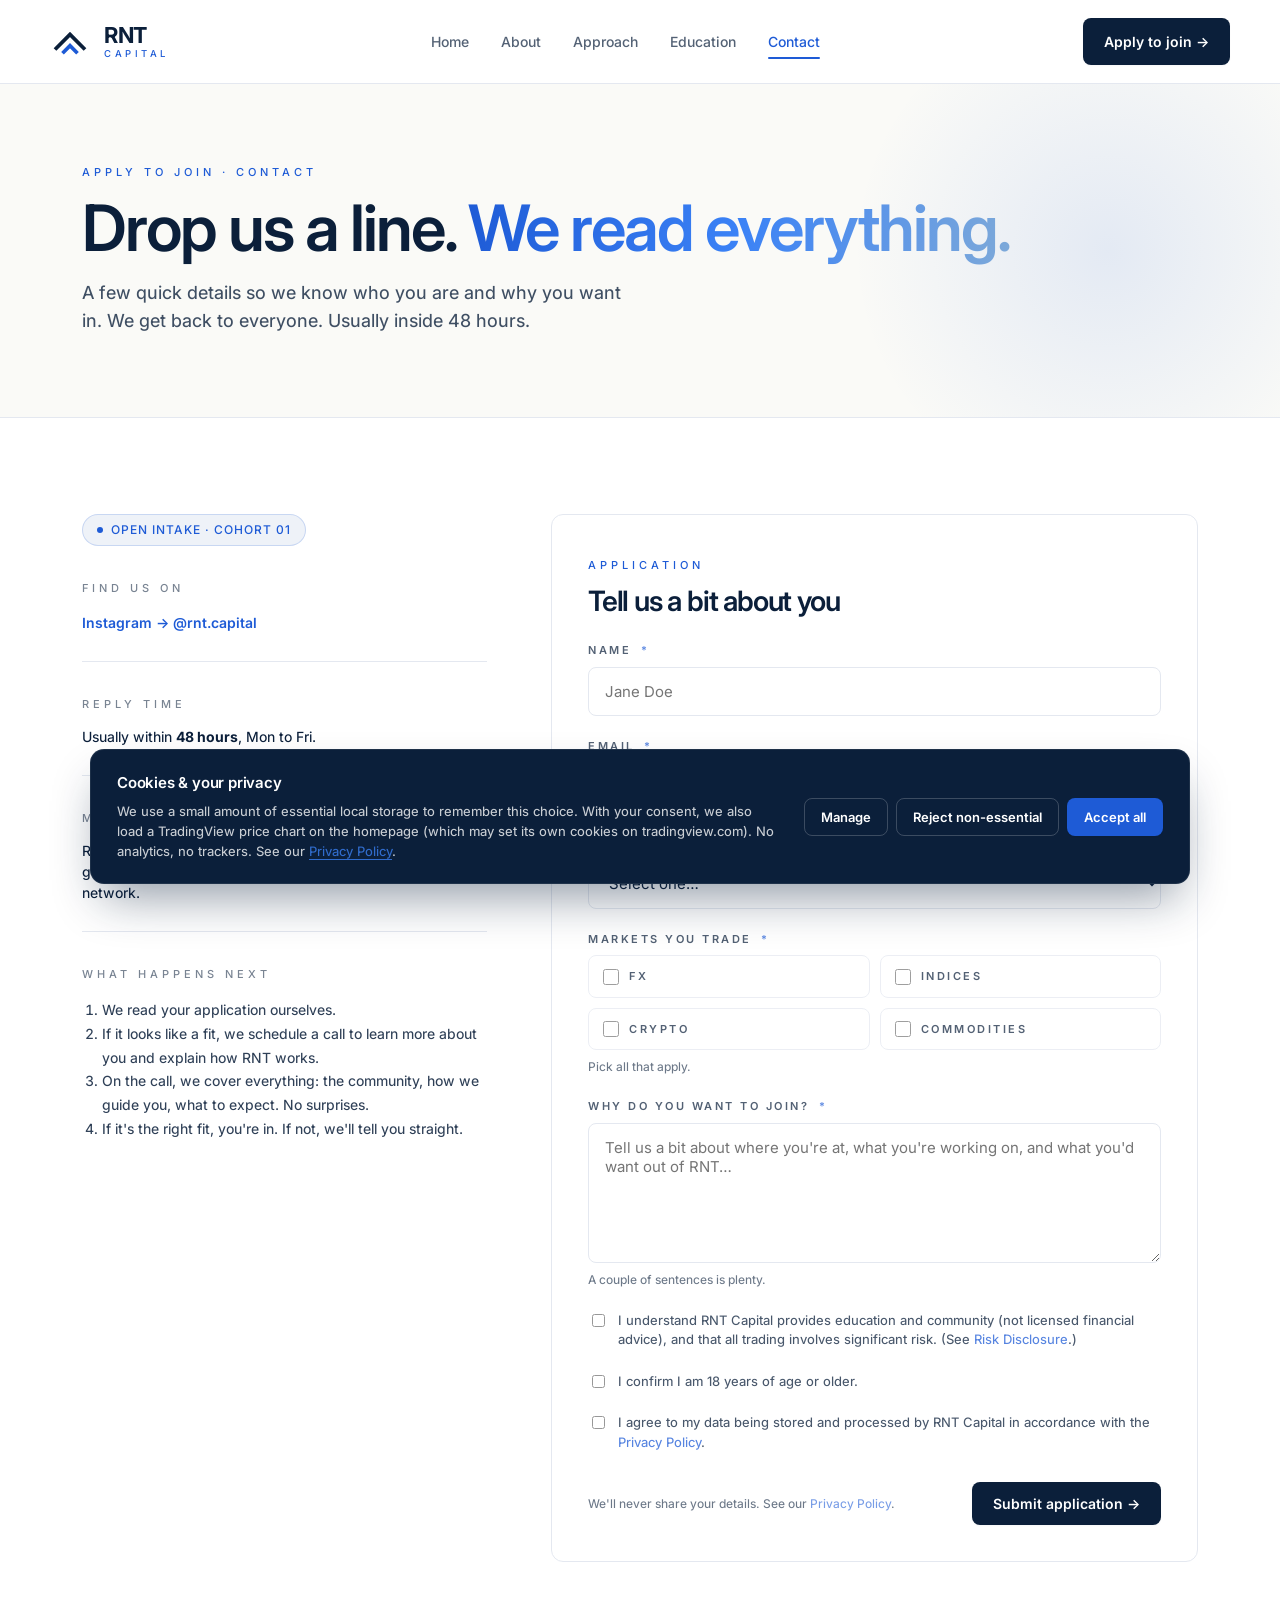
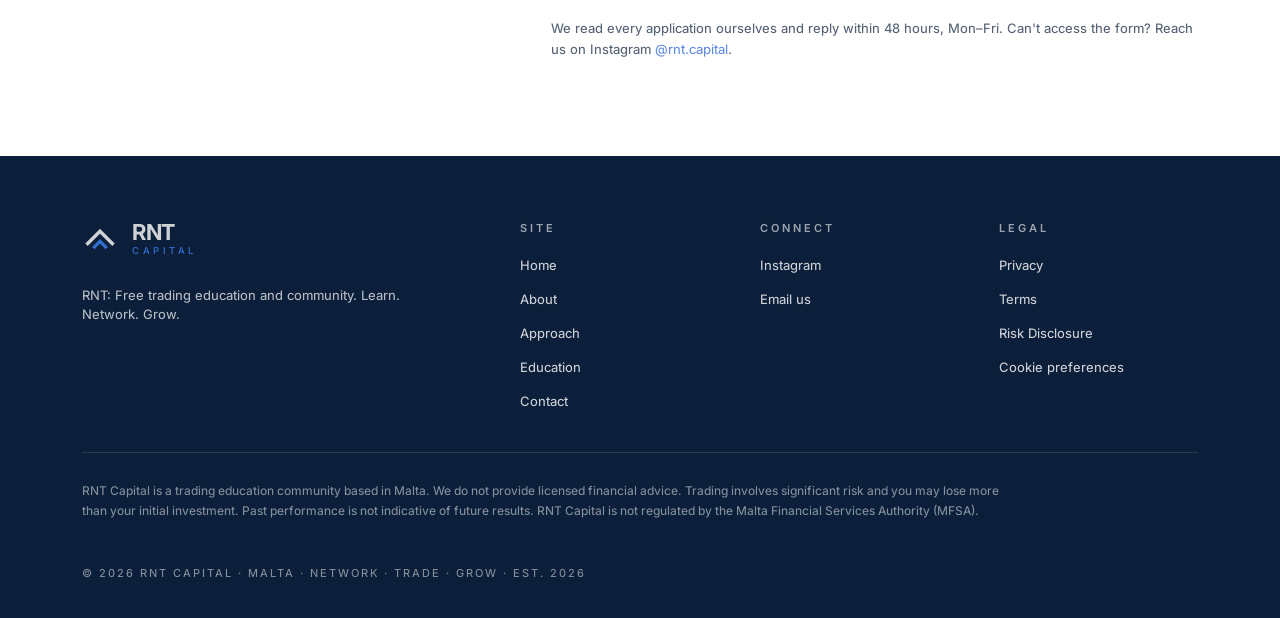
<file: site/contact.html>
<!doctype html>
<html lang="en">
<head>
<meta charset="utf-8" />
<meta name="viewport" content="width=device-width, initial-scale=1" />
<title>Apply · RNT Capital</title>
<meta name="description" content="Apply to join RNT Capital. We read every submission ourselves and reply within 48 hours, Mon–Fri." />
<link rel="preconnect" href="https://fonts.googleapis.com">
<link rel="preconnect" href="https://fonts.gstatic.com" crossorigin>
<link href="https://fonts.googleapis.com/css2?family=Inter:wght@400;450;500;600;700&display=swap" rel="stylesheet">
<link rel="stylesheet" href="styles.css">
</head>
<body>

<header class="site-header">
  <div class="wrap nav">
    <a href="index.html" class="lockup" aria-label="RNT Capital home">
      <svg width="40" height="40" viewBox="0 0 64 64" aria-hidden="true"><path d="M8 44 L32 20 L56 44" stroke="#0B1F3A" stroke-width="6" fill="none" /><path d="M20 50 L32 38 L44 50" stroke="#1E5BD6" stroke-width="6" fill="none" /></svg>
      <span class="lockup-text"><span class="lockup-rnt">RNT</span><span class="lockup-cap">Capital</span></span>
    </a>
    <nav class="nav-links" aria-label="Primary">
      <a href="index.html">Home</a>
      <a href="about.html">About</a>
      <a href="approach.html">Approach</a>
      <a href="education.html">Education</a>
      <a href="contact.html" class="active">Contact</a>
    </nav>
    <a href="contact.html" class="btn btn-primary">Apply to join →</a>
  </div>
</header>

<main>
  <section class="page-hero">
    <div class="wrap reveal">
      <div class="crumb">Apply to join · Contact</div>
      <h1>Drop us a line. <span class="accent-grad">We read everything.</span></h1>
      <p class="lead" style="margin-top: 20px;">A few quick details so we know who you are and why you want in. We get back to everyone. Usually inside 48 hours.</p>
    </div>
  </section>

  <section class="section">
    <div class="wrap contact-grid" style="display: grid; grid-template-columns: 1fr 1.6fr; gap: 64px; align-items: flex-start;">

      <!-- Sidebar: contact details -->
      <aside class="reveal" style="display: flex; flex-direction: column; gap: 28px; position: sticky; top: 100px;">
        <div>
          <span class="pill"><span class="dot"></span>Open intake · Cohort 01</span>
        </div>
        <div>
          <span class="eyebrow muted">Find us on</span>
          <ul style="list-style: none; padding: 0; margin: 14px 0 0; display: flex; flex-direction: column; gap: 8px; font-size: 14px;">
            <li><a href="https://www.instagram.com/rnt.capital/" target="_blank" rel="noopener" class="btn-link" style="padding:0;">Instagram → @rnt.capital</a></li>
          </ul>
        </div>
        <div class="divider"></div>
        <div>
          <span class="eyebrow muted">Reply time</span>
          <p style="margin: 12px 0 0; font-size: 14px;">Usually within <strong>48 hours</strong>, Mon to Fri.</p>
        </div>
        <div class="divider"></div>
        <div>
          <span class="eyebrow muted">Membership</span>
          <p style="margin: 12px 0 0; font-size: 14px;">RNT membership is free. We provide education and ongoing guidance to help you succeed in trading and building your network.</p>
        </div>
        <div class="divider"></div>
        <div>
          <span class="eyebrow muted">What happens next</span>
          <ol style="margin: 14px 0 0; padding-left: 20px; font-size: 14px; line-height: 1.7; opacity: 0.85;">
            <li>We read your application ourselves.</li>
            <li>If it looks like a fit, we schedule a call to learn more about you and explain how RNT works.</li>
            <li>On the call, we cover everything: the community, how we guide you, what to expect. No surprises.</li>
            <li>If it's the right fit, you're in. If not, we'll tell you straight.</li>
          </ol>
        </div>
      </aside>

      <!-- Form -->
      <form id="apply-form" class="card reveal" action="https://api.web3forms.com/submit" method="POST" style="padding: 36px; gap: 22px;">
        <input type="hidden" name="access_key" value="0113f39d-a1a1-41de-a15c-196ad400a2be" />
        <input type="hidden" name="from_name" value="RNT Capital · Application Form" />
        <input type="hidden" name="subject" value="New RNT Capital application" />
        <input type="checkbox" name="botcheck" tabindex="-1" autocomplete="off" aria-hidden="true" style="position:absolute; left:-9999px; opacity:0; pointer-events:none;" />

        <div style="margin-bottom: 4px;">
          <span class="eyebrow">Application</span>
          <h2 style="margin-top: 12px; font-size: 28px;">Tell us a bit about you</h2>
        </div>

        <!-- Name -->
        <div class="field" id="field-name">
          <label for="apply-name">Name <span class="req" aria-hidden="true">*</span></label>
          <input id="apply-name" name="name" type="text" placeholder="Jane Doe" required minlength="2" autocomplete="name" />
          <span class="field-error" hidden>Please tell us your name.</span>
        </div>

        <!-- Email -->
        <div class="field" id="field-email">
          <label for="apply-email">Email <span class="req" aria-hidden="true">*</span></label>
          <input id="apply-email" name="email" type="email" placeholder="you@example.com" required autocomplete="email" />
          <span class="field-error" hidden>Enter a valid email address so we can reply.</span>
        </div>

        <!-- Experience -->
        <div class="field" id="field-experience">
          <label for="apply-experience">Trading experience level <span class="req" aria-hidden="true">*</span></label>
          <select id="apply-experience" name="experience" required>
            <option value="">Select one…</option>
            <option value="Beginner">Beginner</option>
            <option value="Intermediate">Intermediate</option>
            <option value="Advanced">Advanced</option>
          </select>
          <span class="field-error" hidden>Pick the level that fits you best.</span>
        </div>

        <!-- Markets -->
        <div class="field" id="field-markets">
          <label>Markets you trade <span class="req" aria-hidden="true">*</span></label>
          <div class="checkbox-grid" role="group" aria-label="Markets traded">
            <label class="checkbox-cell">
              <input type="checkbox" name="markets" value="FX" />
              <span>FX</span>
            </label>
            <label class="checkbox-cell">
              <input type="checkbox" name="markets" value="Indices" />
              <span>Indices</span>
            </label>
            <label class="checkbox-cell">
              <input type="checkbox" name="markets" value="Crypto" />
              <span>Crypto</span>
            </label>
            <label class="checkbox-cell">
              <input type="checkbox" name="markets" value="Commodities" />
              <span>Commodities</span>
            </label>
          </div>
          <span class="help">Pick all that apply.</span>
          <span class="field-error" hidden>Pick at least one market.</span>
        </div>

        <!-- Why -->
        <div class="field" id="field-reason">
          <label for="apply-reason">Why do you want to join? <span class="req" aria-hidden="true">*</span></label>
          <textarea id="apply-reason" name="reason" required minlength="10" placeholder="Tell us a bit about where you're at, what you're working on, and what you'd want out of RNT…"></textarea>
          <span class="help">A couple of sentences is plenty.</span>
          <span class="field-error" hidden>Give us at least a sentence so we know why you're here.</span>
        </div>

        <!-- Disclaimer -->
        <div class="checkbox-row" id="field-agree">
          <input type="checkbox" id="agree" name="agree" required />
          <label for="agree" style="text-transform: none; letter-spacing: 0; opacity: 1; font-weight: 450; font-size: 13px;">
            I understand RNT Capital provides education and community (not licensed financial advice), and that all trading involves significant risk. (See <a href="risk.html" target="_blank" rel="noopener" class="accent">Risk Disclosure</a>.)
          </label>
        </div>
        <span class="field-error" hidden id="agree-error">Please agree to the disclaimer to continue.</span>

        <!-- Age confirmation -->
        <div class="checkbox-row" id="field-age">
          <input type="checkbox" id="age" name="age_18_plus" required />
          <label for="age" style="text-transform: none; letter-spacing: 0; opacity: 1; font-weight: 450; font-size: 13px;">
            I confirm I am 18 years of age or older.
          </label>
        </div>
        <span class="field-error" hidden id="age-error">You must be 18 or older to apply.</span>

        <!-- GDPR consent -->
        <div class="checkbox-row" id="field-gdpr">
          <input type="checkbox" id="gdpr" name="gdpr_consent" required />
          <label for="gdpr" style="text-transform: none; letter-spacing: 0; opacity: 1; font-weight: 450; font-size: 13px;">
            I agree to my data being stored and processed by RNT Capital in accordance with the <a href="privacy.html" target="_blank" rel="noopener" class="accent">Privacy Policy</a>.
          </label>
        </div>
        <span class="field-error" hidden id="gdpr-error">Please give consent to continue. We can't process your application without it.</span>

        <div id="apply-error" hidden role="alert" style="background:#FEF2F2; color:#B91C1C; padding:12px 16px; border-radius:8px; font-size:13px; line-height:1.5; border:1px solid #FECACA;"></div>

        <div style="display: flex; justify-content: space-between; align-items: center; gap: 16px; padding-top: 8px; flex-wrap: wrap;">
          <span class="help">We'll never share your details. See our <a href="privacy.html" class="accent">Privacy Policy</a>.</span>
          <button type="submit" class="btn btn-primary">Submit application →</button>
        </div>
      </form>

      <p class="muted form-note" style="grid-column: 2; margin: -8px 0 0; font-size: 13px; line-height: 1.6;">We read every application ourselves and reply within 48 hours, Mon–Fri. Can't access the form? Reach us on Instagram <a href="https://www.instagram.com/rnt.capital/" target="_blank" rel="noopener" class="accent">@rnt.capital</a>.</p>

      <!-- Success state (hidden by default) -->
      <div id="apply-success" hidden class="card" style="grid-column: 2; padding: 48px; align-items: flex-start; gap: 18px; border-color: rgba(30,91,214,0.28); box-shadow: var(--shadow-md);">
        <svg width="48" height="48" viewBox="0 0 64 64" aria-hidden="true"><path d="M8 44 L32 20 L56 44" stroke="#0B1F3A" stroke-width="6" fill="none" /><path d="M20 50 L32 38 L44 50" stroke="#1E5BD6" stroke-width="6" fill="none" /></svg>
        <h2 style="font-size: 28px;">Got it. Thanks.</h2>
        <p class="muted" style="font-size: 16px; max-width: 480px;">We've got your application and we'll be in touch within 48 hours (Mon–Fri). While you wait, come say hi over on <a href="https://www.instagram.com/rnt.capital/" target="_blank" rel="noopener" class="accent">Instagram</a>.</p>
        <a href="index.html" class="btn btn-ghost">Back to home →</a>
      </div>

    </div>
  </section>
</main>

<footer class="site-footer">
  <div class="wrap">
    <div class="footer-grid">
      <div class="footer-col">
        <a href="index.html" class="lockup dark" style="margin-bottom: 16px;" aria-label="RNT Capital home">
          <svg width="36" height="36" viewBox="0 0 64 64" aria-hidden="true"><path d="M8 44 L32 20 L56 44" stroke="white" stroke-width="6" fill="none" /><path d="M20 50 L32 38 L44 50" stroke="#3B82F6" stroke-width="6" fill="none" /></svg>
          <span class="lockup-text"><span class="lockup-rnt">RNT</span><span class="lockup-cap">Capital</span></span>
        </a>
        <p style="font-size: 13px; opacity: 0.7; max-width: 320px; margin-top: 14px;">RNT: Free trading education and community. Learn. Network. Grow.</p>
      </div>
      <div class="footer-col"><h4>Site</h4><ul><li><a href="index.html">Home</a></li><li><a href="about.html">About</a></li><li><a href="approach.html">Approach</a></li><li><a href="education.html">Education</a></li><li><a href="contact.html">Contact</a></li></ul></div>
      <div class="footer-col"><h4>Connect</h4><ul><li><a href="https://www.instagram.com/rnt.capital/" target="_blank" rel="noopener">Instagram</a></li><li><a href="mailto:rntcapital365@gmail.com">Email us</a></li></ul></div>
      <div class="footer-col"><h4>Legal</h4><ul><li><a href="privacy.html">Privacy</a></li><li><a href="terms.html">Terms</a></li><li><a href="risk.html">Risk Disclosure</a></li><li><a href="#" data-cookie-action="manage">Cookie preferences</a></li></ul></div>
    </div>
    <p class="footer-disclaimer">RNT Capital is a trading education community based in Malta. We do not provide licensed financial advice. Trading involves significant risk and you may lose more than your initial investment. Past performance is not indicative of future results. RNT Capital is not regulated by the Malta Financial Services Authority (MFSA).</p><div class="footer-meta"><span>© 2026 RNT Capital · Malta · Network · Trade · Grow · Est. 2026</span></div>
  </div>
</footer>

<script>
(function () {
  const form = document.getElementById('apply-form');
  if (!form) return;
  const success = document.getElementById('apply-success');
  const errorBox = document.getElementById('apply-error');
  const submitBtn = form.querySelector('button[type=submit]');

  // Helpers to show/hide field-level errors (next to the label)
  const showFieldError = (fieldEl, errEl) => {
    if (fieldEl) fieldEl.classList.add('has-error');
    if (errEl) errEl.hidden = false;
  };
  const clearFieldError = (fieldEl, errEl) => {
    if (fieldEl) fieldEl.classList.remove('has-error');
    if (errEl) errEl.hidden = true;
  };

  // Clear field error as soon as the user fixes it
  form.querySelectorAll('input, select, textarea').forEach(el => {
    el.addEventListener('input', () => {
      const wrap = el.closest('.field');
      if (!wrap) return;
      const err = wrap.querySelector('.field-error');
      clearFieldError(wrap, err);
    });
  });
  // Markets checkboxes: clear group error when any get checked
  form.querySelectorAll('input[name="markets"]').forEach(cb => {
    cb.addEventListener('change', () => {
      const wrap = document.getElementById('field-markets');
      const err = wrap.querySelector('.field-error');
      if ([...form.querySelectorAll('input[name="markets"]:checked')].length > 0) {
        clearFieldError(wrap, err);
      }
    });
  });
  // Three required checkboxes. Clear errors as user ticks them
  [
    ['agree', 'agree-error', 'field-agree'],
    ['age', 'age-error', 'field-age'],
    ['gdpr', 'gdpr-error', 'field-gdpr']
  ].forEach(([cbId, errId, wrapId]) => {
    const cb = document.getElementById(cbId);
    const err = document.getElementById(errId);
    const wrap = document.getElementById(wrapId);
    if (!cb) return;
    cb.addEventListener('change', () => {
      if (cb.checked) {
        if (err) err.hidden = true;
        if (wrap) wrap.classList.remove('has-error');
      }
    });
  });

  function validate() {
    let ok = true;
    let firstInvalid = null;

    const checkField = (id, predicate) => {
      const wrap = document.getElementById(id);
      const err = wrap.querySelector('.field-error');
      if (!predicate()) {
        showFieldError(wrap, err);
        if (!firstInvalid) firstInvalid = wrap;
        ok = false;
      } else {
        clearFieldError(wrap, err);
      }
    };

    const nameVal = (form.elements['name'].value || '').trim();
    checkField('field-name', () => nameVal.length >= 2);

    const emailVal = (form.elements['email'].value || '').trim();
    const emailRE = /^[^\s@]+@[^\s@]+\.[^\s@]{2,}$/;
    checkField('field-email', () => emailRE.test(emailVal));

    const expVal = form.elements['experience'].value;
    checkField('field-experience', () => !!expVal);

    const markets = [...form.querySelectorAll('input[name="markets"]:checked')].map(el => el.value);
    checkField('field-markets', () => markets.length > 0);

    const reasonVal = (form.elements['reason'].value || '').trim();
    checkField('field-reason', () => reasonVal.length >= 10);

    // Three required checkboxes: disclaimer, age 18+, GDPR consent
    [
      ['agree', 'agree-error', 'field-agree'],
      ['age', 'age-error', 'field-age'],
      ['gdpr', 'gdpr-error', 'field-gdpr']
    ].forEach(([cbId, errId, wrapId]) => {
      const cb = document.getElementById(cbId);
      const err = document.getElementById(errId);
      const wrap = document.getElementById(wrapId);
      if (!cb.checked) {
        wrap.classList.add('has-error');
        if (err) err.hidden = false;
        if (!firstInvalid) firstInvalid = wrap;
        ok = false;
      } else {
        wrap.classList.remove('has-error');
        if (err) err.hidden = true;
      }
    });

    if (!ok && firstInvalid) {
      firstInvalid.scrollIntoView({ behavior: 'smooth', block: 'center' });
    }
    return { ok, markets, name: nameVal, email: emailVal, experience: expVal, reason: reasonVal };
  }

  form.addEventListener('submit', async (e) => {
    e.preventDefault();
    errorBox.hidden = true;

    const v = validate();
    if (!v.ok) return;

    const originalText = submitBtn.textContent;
    submitBtn.disabled = true;
    submitBtn.textContent = 'Sending…';

    // Build clean payload. Collapse multi-checkbox `markets` into a single string
    const data = new FormData(form);
    data.delete('markets');
    data.set('markets', v.markets.join(', '));
    data.set('subject', 'New RNT Capital application: ' + v.name);
    data.append('replyto', v.email);

    try {
      const res = await fetch('https://api.web3forms.com/submit', { method: 'POST', body: data });
      const json = await res.json().catch(() => ({}));
      if (res.ok && json.success) {
        form.hidden = true;
        if (success) {
          success.hidden = false;
          success.scrollIntoView({ behavior: 'smooth', block: 'center' });
        }
      } else {
        throw new Error(json.message || 'Could not submit your application.');
      }
    } catch (err) {
      errorBox.textContent = 'Something went wrong. ' + err.message + ' If the form keeps failing, reach us on Instagram @rnt.capital.';
      errorBox.hidden = false;
      submitBtn.disabled = false;
      submitBtn.textContent = originalText;
    }
  });
})();
</script>
<script src="cookie-consent.js" defer></script>
<script src="reveal.js" defer></script>
</body>
</html>
</file>
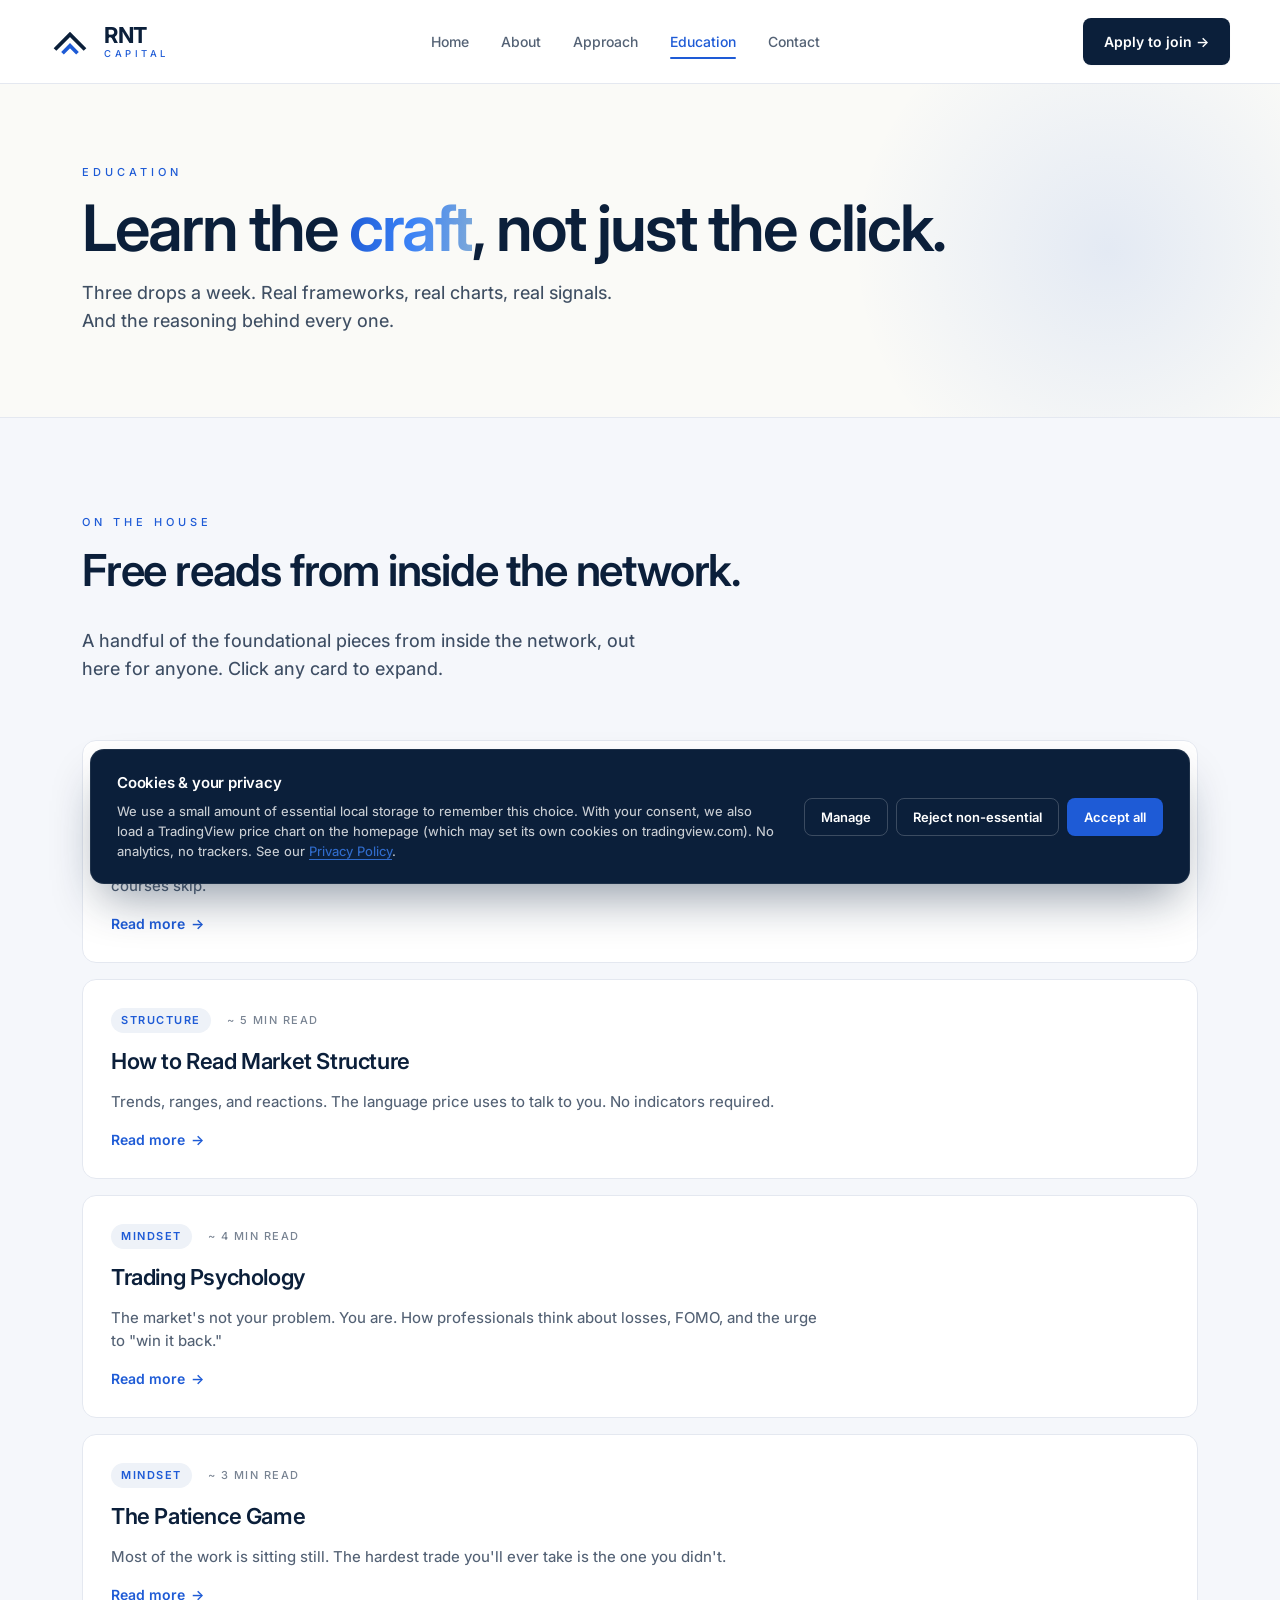
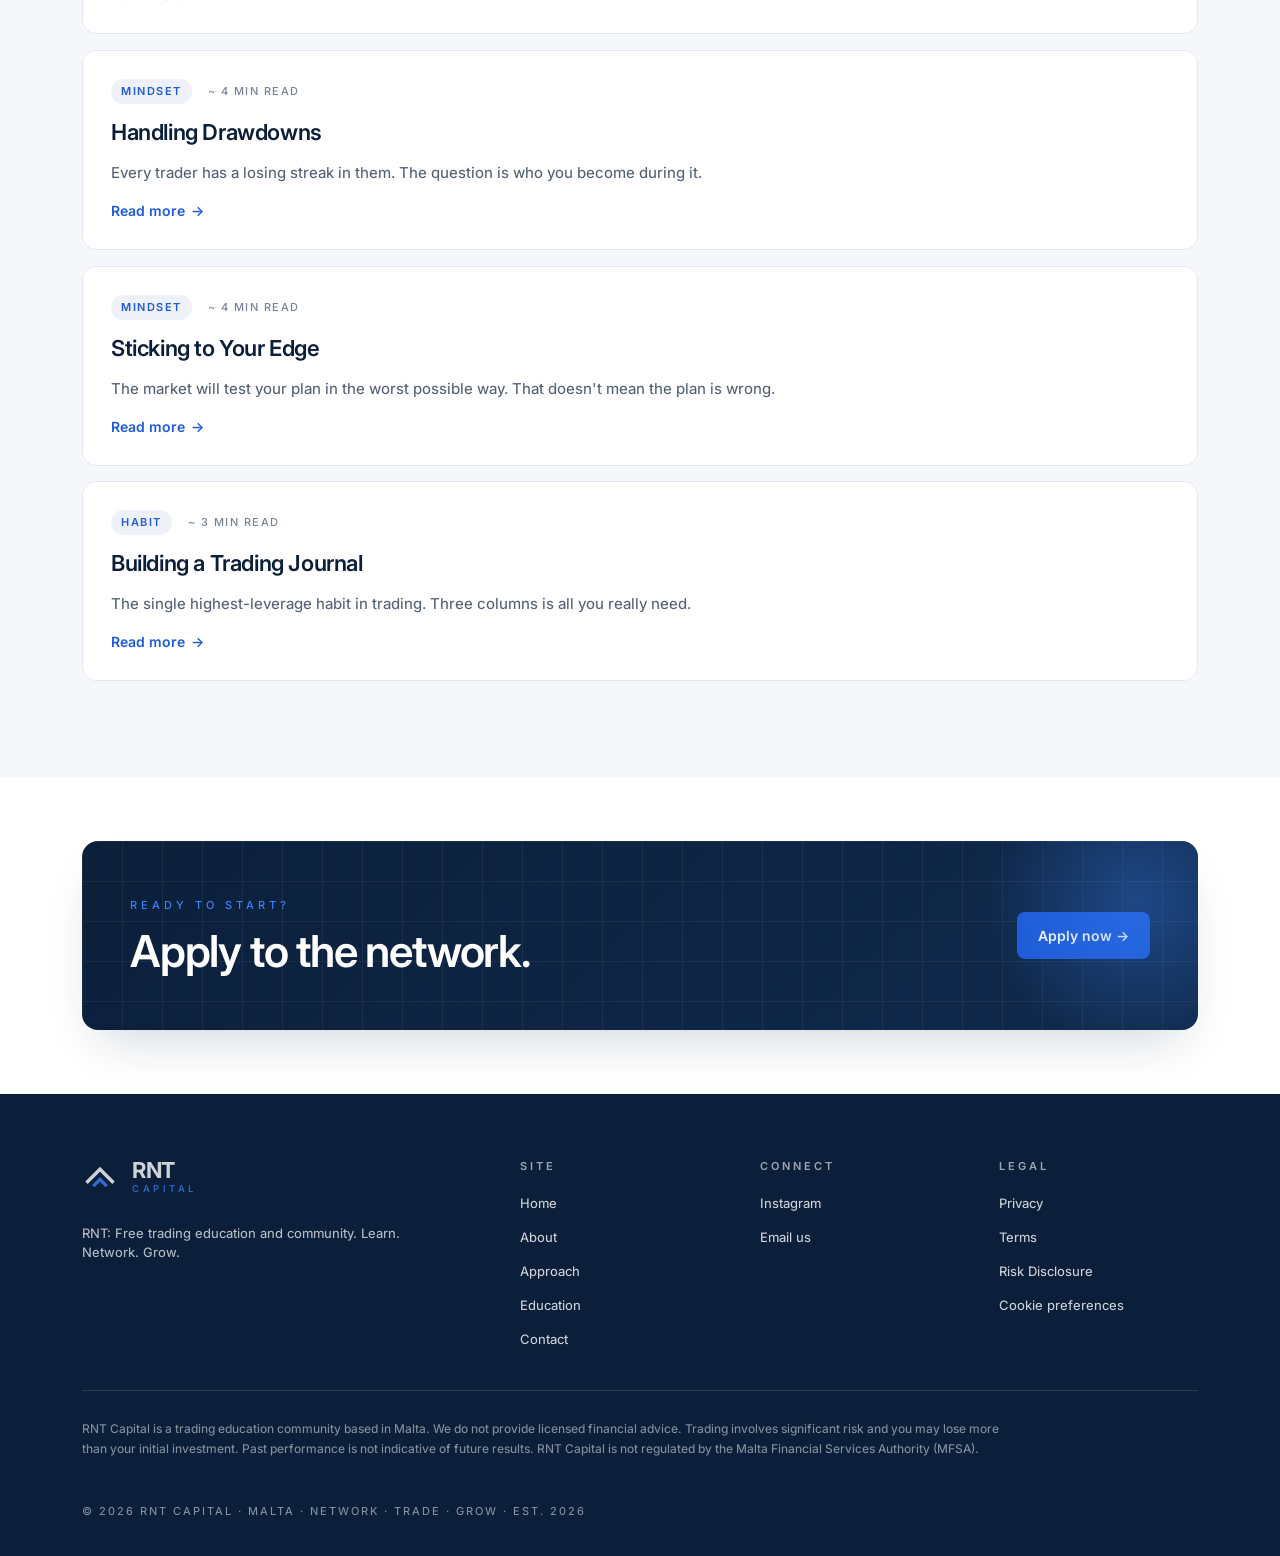
<file: site/education.html>
<!doctype html>
<html lang="en">
<head>
<meta charset="utf-8" />
<meta name="viewport" content="width=device-width, initial-scale=1" />
<title>Education · RNT Capital</title>
<meta name="description" content="Learn the craft, not the click. Mon · Wed · Fri rhythm with structured frameworks and real examples." />
<link rel="preconnect" href="https://fonts.googleapis.com">
<link rel="preconnect" href="https://fonts.gstatic.com" crossorigin>
<link href="https://fonts.googleapis.com/css2?family=Inter:wght@400;450;500;600;700&display=swap" rel="stylesheet">
<link rel="stylesheet" href="styles.css">
</head>
<body>

<header class="site-header">
  <div class="wrap nav">
    <a href="index.html" class="lockup" aria-label="RNT Capital home">
      <svg width="40" height="40" viewBox="0 0 64 64" aria-hidden="true"><path d="M8 44 L32 20 L56 44" stroke="#0B1F3A" stroke-width="6" fill="none" /><path d="M20 50 L32 38 L44 50" stroke="#1E5BD6" stroke-width="6" fill="none" /></svg>
      <span class="lockup-text"><span class="lockup-rnt">RNT</span><span class="lockup-cap">Capital</span></span>
    </a>
    <nav class="nav-links" aria-label="Primary">
      <a href="index.html">Home</a>
      <a href="about.html">About</a>
      <a href="approach.html">Approach</a>
      <a href="education.html" class="active">Education</a>
      <a href="contact.html">Contact</a>
    </nav>
    <a href="contact.html" class="btn btn-primary">Apply to join →</a>
  </div>
</header>

<main>
  <section class="page-hero">
    <div class="wrap reveal">
      <div class="crumb">Education</div>
      <h1>Learn the <span class="accent-grad">craft</span>, not just the click.</h1>
      <p class="lead" style="margin-top: 20px;">Three drops a week. Real frameworks, real charts, real signals. And the reasoning behind every one.</p>
    </div>
  </section>

  <!-- Free reads / on-the-house resources -->
  <section class="section mist">
    <div class="wrap">
      <div class="reveal" style="display:flex; flex-direction:column; gap:16px; margin-bottom: 40px; max-width: 720px;">
        <span class="eyebrow">On the house</span>
        <h2>Free reads from inside the network.</h2>
        <p class="lead">A handful of the foundational pieces from inside the network, out here for anyone. Click any card to expand.</p>
      </div>

      <div class="resources-list reveal-stagger">

        <!-- 1. Risk management -->
        <details class="resource-card reveal">
          <summary>
            <div class="resource-head">
              <span class="tag">RISK</span>
              <span class="resource-time">~ 4 min read</span>
            </div>
            <h3>Risk Management Basics</h3>
            <p class="muted resource-blurb">The single skill that keeps traders alive. Position size before entry, and the boring maths most courses skip.</p>
            <span class="resource-toggle"></span>
          </summary>
          <div class="resource-body">
            <p>The first job of any trade isn't picking a winner. It's not blowing up. Most beginners get this backwards. They obsess over entry signals and indicator setups, while position sizing (the bit that actually keeps you trading next month) gets a slider and a vibe.</p>
            <p>Here's how we think about it.</p>
            <h4>Decide your risk-per-trade first.</h4>
            <p>A common rule is 1% of your account per trade. On a $10,000 account, that's $100. That's your maximum loss, full stop. Not "if it goes wrong" but worst case. Some people prefer 0.5%. Almost no one should be above 2%.</p>
            <h4>Size from the stop, not the entry.</h4>
            <p>Once you know what you're risking ($100) and where your stop is (say 50 pips on EUR/USD), the position size is forced math: $100 ÷ 50 pips = $2 per pip. That tells you the lot size. The market doesn't care what you "want" to trade. Your account size does.</p>
            <h4>Cap your portfolio exposure.</h4>
            <p>No more than ~5% of your account at risk across all open positions. If you're already in three trades, that's roughly your limit. New ideas wait.</p>
            <h4>Hard daily loss limit.</h4>
            <p>Down 3% on the day? Done. Close the laptop. Tomorrow exists. The single fastest way to a wiped account is "win it back" trading.</p>
            <p>The boring discipline of sizing rules feels pedantic until you've seen what compound losses look like. Then it feels like the only thing that ever mattered.</p>
            <div class="resource-cta">
              <span>Want our position-sizing template?</span>
              <a href="contact.html" class="btn btn-primary">Apply to join the network →</a>
            </div>
          </div>
        </details>

        <!-- 2. Market structure -->
        <details class="resource-card reveal">
          <summary>
            <div class="resource-head">
              <span class="tag">STRUCTURE</span>
              <span class="resource-time">~ 5 min read</span>
            </div>
            <h3>How to Read Market Structure</h3>
            <p class="muted resource-blurb">Trends, ranges, and reactions. The language price uses to talk to you. No indicators required.</p>
            <span class="resource-toggle"></span>
          </summary>
          <div class="resource-body">
            <p>Before any indicator gets involved, your job is to read what price is actually doing. We do this in three layers. And the order matters.</p>
            <h4>1. Trend.</h4>
            <p>Are we making higher highs and higher lows (uptrend), lower highs and lower lows (downtrend), or neither? Look at the higher timeframe first. If the daily is going up and the 5-minute looks "bearish," you don't have a bearish trade. You have noise inside an uptrend.</p>
            <h4>2. Range.</h4>
            <p>Where are the prices price keeps coming back to? Mark them by hand. The market has memory. The high from last week, the low from yesterday, the round number everyone's watching. These are where things happen. Indicators can't show you this. Charts can.</p>
            <h4>3. Reaction.</h4>
            <p>When price gets to a level, how does it behave? Speed matters. Volume matters. Did it slice through with conviction or stall and reverse? The reaction is the signal. Not the level itself. The level is just the meeting point.</p>
            <p>Skip to reaction without context, and you're trading every wiggle. Stop at trend, and you're trading the wrong levels. The three together is how professionals read a chart.</p>
            <p>The classic beginner mistake is starting on the 5-minute. The classic professional move is starting on the daily and only zooming in once the bigger picture is clear.</p>
            <div class="resource-cta">
              <span>Want to walk through real charts each week?</span>
              <a href="contact.html" class="btn btn-primary">Apply to join the network →</a>
            </div>
          </div>
        </details>

        <!-- 3. Trading psychology -->
        <details class="resource-card reveal">
          <summary>
            <div class="resource-head">
              <span class="tag">MINDSET</span>
              <span class="resource-time">~ 4 min read</span>
            </div>
            <h3>Trading Psychology</h3>
            <p class="muted resource-blurb">The market's not your problem. You are. How professionals think about losses, FOMO, and the urge to "win it back."</p>
            <span class="resource-toggle"></span>
          </summary>
          <div class="resource-body">
            <p>Most trading mistakes aren't analytical. They're emotional. You knew the trade was wrong; you took it anyway. You knew you should hold; you took profit early. You knew you'd had enough; you sized up.</p>
            <p>A few things worth internalising:</p>
            <h4>Loss aversion is real.</h4>
            <p>Losing $100 hurts roughly twice as much as winning $100 feels good. That asymmetry is what makes us hold losers ("it'll come back") and cut winners ("don't want to give it back"). Knowing this doesn't eliminate it. But it lets you notice when it's driving you.</p>
            <h4>FOMO is a trap dressed up as opportunity.</h4>
            <p>"I'm missing the move" is a feeling, not a setup. The market produces opportunities indefinitely. Missing one is normal. Acting <em>because</em> you're missing one is the actual risk.</p>
            <h4>Revenge trading.</h4>
            <p>After a loss, the urge to "win it back" is enormous and almost always wrong. The best move after a hard loss is usually no move. Walk. Eat. Come back tomorrow.</p>
            <h4>Process over outcome.</h4>
            <p>A great process can produce a losing trade. A terrible process can produce a winner. Judge yourself on what you did, not what happened. This is why journaling matters. It forces you to grade decisions, not results.</p>
            <p>The bit nobody tells you: your biggest opponent is the version of yourself that didn't sleep last night.</p>
            <div class="resource-cta">
              <span>Friday journals are where this gets practical.</span>
              <a href="contact.html" class="btn btn-primary">Apply to join the network →</a>
            </div>
          </div>
        </details>

        <!-- 4. The patience game -->
        <details class="resource-card reveal">
          <summary>
            <div class="resource-head">
              <span class="tag">MINDSET</span>
              <span class="resource-time">~ 3 min read</span>
            </div>
            <h3>The Patience Game</h3>
            <p class="muted resource-blurb">Most of the work is sitting still. The hardest trade you'll ever take is the one you didn't.</p>
            <span class="resource-toggle"></span>
          </summary>
          <div class="resource-body">
            <p>Trading looks busy from the outside. Most professionals will tell you the opposite. The work is mostly waiting.</p>
            <p>Here's the bit nobody markets to you.</p>
            <h4>No setup, no trade.</h4>
            <p>If your plan says you take a trade when A, B, and C line up, and right now you've got A and a maybe on B, that's not "close enough." That's no trade. The market produces these conditions every week. Forcing it doesn't make C happen sooner.</p>
            <h4>Boredom is a feature, not a bug.</h4>
            <p>Screen-watching for hours and clicking nothing feels wrong. It isn't. The pros aren't more entertained than you. They're just better at being bored.</p>
            <h4>The trade you didn't take.</h4>
            <p>You'll watch a setup you skipped run perfectly without you. That's fine. The setup you skipped wasn't yours. Your job is to take your setups, not every setup.</p>
            <h4>Activity bias.</h4>
            <p>Brains reward action. The market doesn't. The two don't have to agree, and on this one, the market wins.</p>
            <p>If you measure your week by trades taken, you'll over-trade. If you measure it by trades you took that you can defend on Friday, you'll under-trade in the best possible way.</p>
            <div class="resource-cta">
              <span>Want to see how a week of patience actually looks?</span>
              <a href="contact.html" class="btn btn-primary">Apply to join the network →</a>
            </div>
          </div>
        </details>

        <!-- 5. Handling drawdowns -->
        <details class="resource-card reveal">
          <summary>
            <div class="resource-head">
              <span class="tag">MINDSET</span>
              <span class="resource-time">~ 4 min read</span>
            </div>
            <h3>Handling Drawdowns</h3>
            <p class="muted resource-blurb">Every trader has a losing streak in them. The question is who you become during it.</p>
            <span class="resource-toggle"></span>
          </summary>
          <div class="resource-body">
            <p>At some point, a string of trades will go wrong. Not because you broke your rules. Because variance is real and the market doesn't owe you a smooth equity curve. How you behave in that stretch decides more than how you behave on a winning week.</p>
            <p>A few things worth holding onto.</p>
            <h4>Drawdowns are scheduled.</h4>
            <p>You don't know when, you don't know how deep, but they're coming. A trader who hasn't felt one is a trader who hasn't traded enough yet. Plan for them in advance, when you can think clearly. Not during.</p>
            <h4>Don't trade the P&amp;L.</h4>
            <p>The temptation in a drawdown is to "trade your way out." Bigger size, tighter stops, looser entries. All of these turn a manageable drawdown into a serious one. The way out is the way in. Same plan, same risk, smaller if anything.</p>
            <h4>Cut your size before you cut your standards.</h4>
            <p>If you're rattled, halve your position size for the next week. You'll still be trading the plan. You'll just be doing it with less money on the line while your head settles.</p>
            <h4>Review, don't rewrite.</h4>
            <p>Look at the losing trades honestly. Were they bad trades or bad outcomes? If they were bad trades, fix the process. If they were bad outcomes on good trades, keep going. Don't rewrite a system that's working because variance hurt your feelings.</p>
            <p>The traders who survive long enough to get good are the ones who don't blow up during the worst weeks. Not the ones who shoot the lights out during the best ones.</p>
            <div class="resource-cta">
              <span>We talk through drawdowns in the group. Out loud.</span>
              <a href="contact.html" class="btn btn-primary">Apply to join the network →</a>
            </div>
          </div>
        </details>

        <!-- 6. Sticking to your edge -->
        <details class="resource-card reveal">
          <summary>
            <div class="resource-head">
              <span class="tag">MINDSET</span>
              <span class="resource-time">~ 4 min read</span>
            </div>
            <h3>Sticking to Your Edge</h3>
            <p class="muted resource-blurb">The market will test your plan in the worst possible way. That doesn't mean the plan is wrong.</p>
            <span class="resource-toggle"></span>
          </summary>
          <div class="resource-body">
            <p>You'll build a system. You'll test it. You'll be ready. And then the first three trades will lose, and you'll start wondering if you should change it.</p>
            <p>This is normal. It's also the moment most traders quietly torpedo themselves.</p>
            <h4>Edge plays out over a sample, not a session.</h4>
            <p>Even a strong edge will lose 4 in a row, sometimes 6, sometimes more. The probability of that happening on a 55% system is higher than most beginners realise. Three losses in a row is not a broken plan. It's a Tuesday.</p>
            <h4>Change one thing at a time, on purpose.</h4>
            <p>If you're going to tweak your system, do it deliberately. Pick the variable, change it, watch the next 20 trades. Don't change three things after a bad week and call it "adaptation." That's panic with extra steps.</p>
            <h4>Your edge is boring on purpose.</h4>
            <p>The strategies that work long term are usually unsexy. The ones that look exciting tend to work great until they don't. Boring is sustainable. Sustainable is the whole game.</p>
            <h4>Trust the work you did when you were calm.</h4>
            <p>You built your plan when you weren't in a trade. You're emotional during the trade. The version of you that wrote the plan is more trustworthy than the version of you watching a red P&amp;L tick. Listen to past-you.</p>
            <p>The hardest thing in trading isn't finding an edge. It's holding the edge you've already got when the market is doing its best to talk you out of it.</p>
            <div class="resource-cta">
              <span>We post the plan before the trade. So you can see what holding the edge actually looks like.</span>
              <a href="contact.html" class="btn btn-primary">Apply to join the network →</a>
            </div>
          </div>
        </details>

        <!-- 7. Trading journal -->
        <details class="resource-card reveal">
          <summary>
            <div class="resource-head">
              <span class="tag">HABIT</span>
              <span class="resource-time">~ 3 min read</span>
            </div>
            <h3>Building a Trading Journal</h3>
            <p class="muted resource-blurb">The single highest-leverage habit in trading. Three columns is all you really need.</p>
            <span class="resource-toggle"></span>
          </summary>
          <div class="resource-body">
            <p>Most traders don't journal. The few who do tend to outperform the ones who don't, by a lot. Not because journaling magically improves trades. But because it forces you to grade your own decisions honestly.</p>
            <p>Here's the simplest journal that actually works.</p>
            <h4>For every trade, three columns:</h4>
            <p><strong>1. The plan.</strong> What's the setup? Where's the entry, stop, and target? What invalidates the trade? Write this <em>before</em> you click. If you can't articulate it, you don't have a trade.</p>
            <p><strong>2. The execution.</strong> Did you follow the plan? If yes, why? If no, why not? Was it a process issue (sized wrong, moved stop) or an analytical issue (read the level wrong)?</p>
            <p><strong>3. The outcome.</strong> What happened. Wins, losses, breakevens. All of them. The outcome is the least important of the three columns, despite being what you naturally focus on.</p>
            <p>A screenshot of the chart at entry, mid-trade, and exit makes this 10x more useful. You'll be amazed how different the chart looks at exit vs. how it looked when you entered.</p>
            <h4>The Friday review.</h4>
            <p>Look back at the week. Find one trade you executed well. Even if it lost. Find one you executed poorly. Even if it won. Note them. Over months, these patterns become your real edge.</p>
            <p>The biggest unlock isn't any single insight. It's that you stop telling yourself stories about your trading. The journal won't let you.</p>
            <div class="resource-cta">
              <span>Want our journal template?</span>
              <a href="contact.html" class="btn btn-primary">Apply to join the network →</a>
            </div>
          </div>
        </details>

      </div>
    </div>
  </section>

  <section class="section tight">
    <div class="wrap">
      <div class="cta-banner reveal">
        <div class="grid-bg"></div>
        <div style="position: relative; display: flex; flex-direction: column; gap: 14px;">
          <span class="eyebrow" style="color: #3B82F6;">Ready to start?</span>
          <h2>Apply to the network.</h2>
        </div>
        <a href="contact.html" class="btn btn-accent" style="position: relative;">Apply now →</a>
      </div>
    </div>
  </section>
</main>

<footer class="site-footer">
  <div class="wrap">
    <div class="footer-grid">
      <div class="footer-col">
        <a href="index.html" class="lockup dark" style="margin-bottom: 16px;" aria-label="RNT Capital home">
          <svg width="36" height="36" viewBox="0 0 64 64" aria-hidden="true"><path d="M8 44 L32 20 L56 44" stroke="white" stroke-width="6" fill="none" /><path d="M20 50 L32 38 L44 50" stroke="#3B82F6" stroke-width="6" fill="none" /></svg>
          <span class="lockup-text"><span class="lockup-rnt">RNT</span><span class="lockup-cap">Capital</span></span>
        </a>
        <p style="font-size: 13px; opacity: 0.7; max-width: 320px; margin-top: 14px;">RNT: Free trading education and community. Learn. Network. Grow.</p>
      </div>
      <div class="footer-col"><h4>Site</h4><ul><li><a href="index.html">Home</a></li><li><a href="about.html">About</a></li><li><a href="approach.html">Approach</a></li><li><a href="education.html">Education</a></li><li><a href="contact.html">Contact</a></li></ul></div>
      <div class="footer-col"><h4>Connect</h4><ul><li><a href="https://www.instagram.com/rnt.capital/" target="_blank" rel="noopener">Instagram</a></li><li><a href="mailto:rntcapital365@gmail.com">Email us</a></li></ul></div>
      <div class="footer-col"><h4>Legal</h4><ul><li><a href="privacy.html">Privacy</a></li><li><a href="terms.html">Terms</a></li><li><a href="risk.html">Risk Disclosure</a></li><li><a href="#" data-cookie-action="manage">Cookie preferences</a></li></ul></div>
    </div>
    <p class="footer-disclaimer">RNT Capital is a trading education community based in Malta. We do not provide licensed financial advice. Trading involves significant risk and you may lose more than your initial investment. Past performance is not indicative of future results. RNT Capital is not regulated by the Malta Financial Services Authority (MFSA).</p><div class="footer-meta"><span>© 2026 RNT Capital · Malta · Network · Trade · Grow · Est. 2026</span></div>
  </div>
</footer>

<script src="cookie-consent.js" defer></script>
<script src="reveal.js" defer></script>
</body>
</html>
</file>
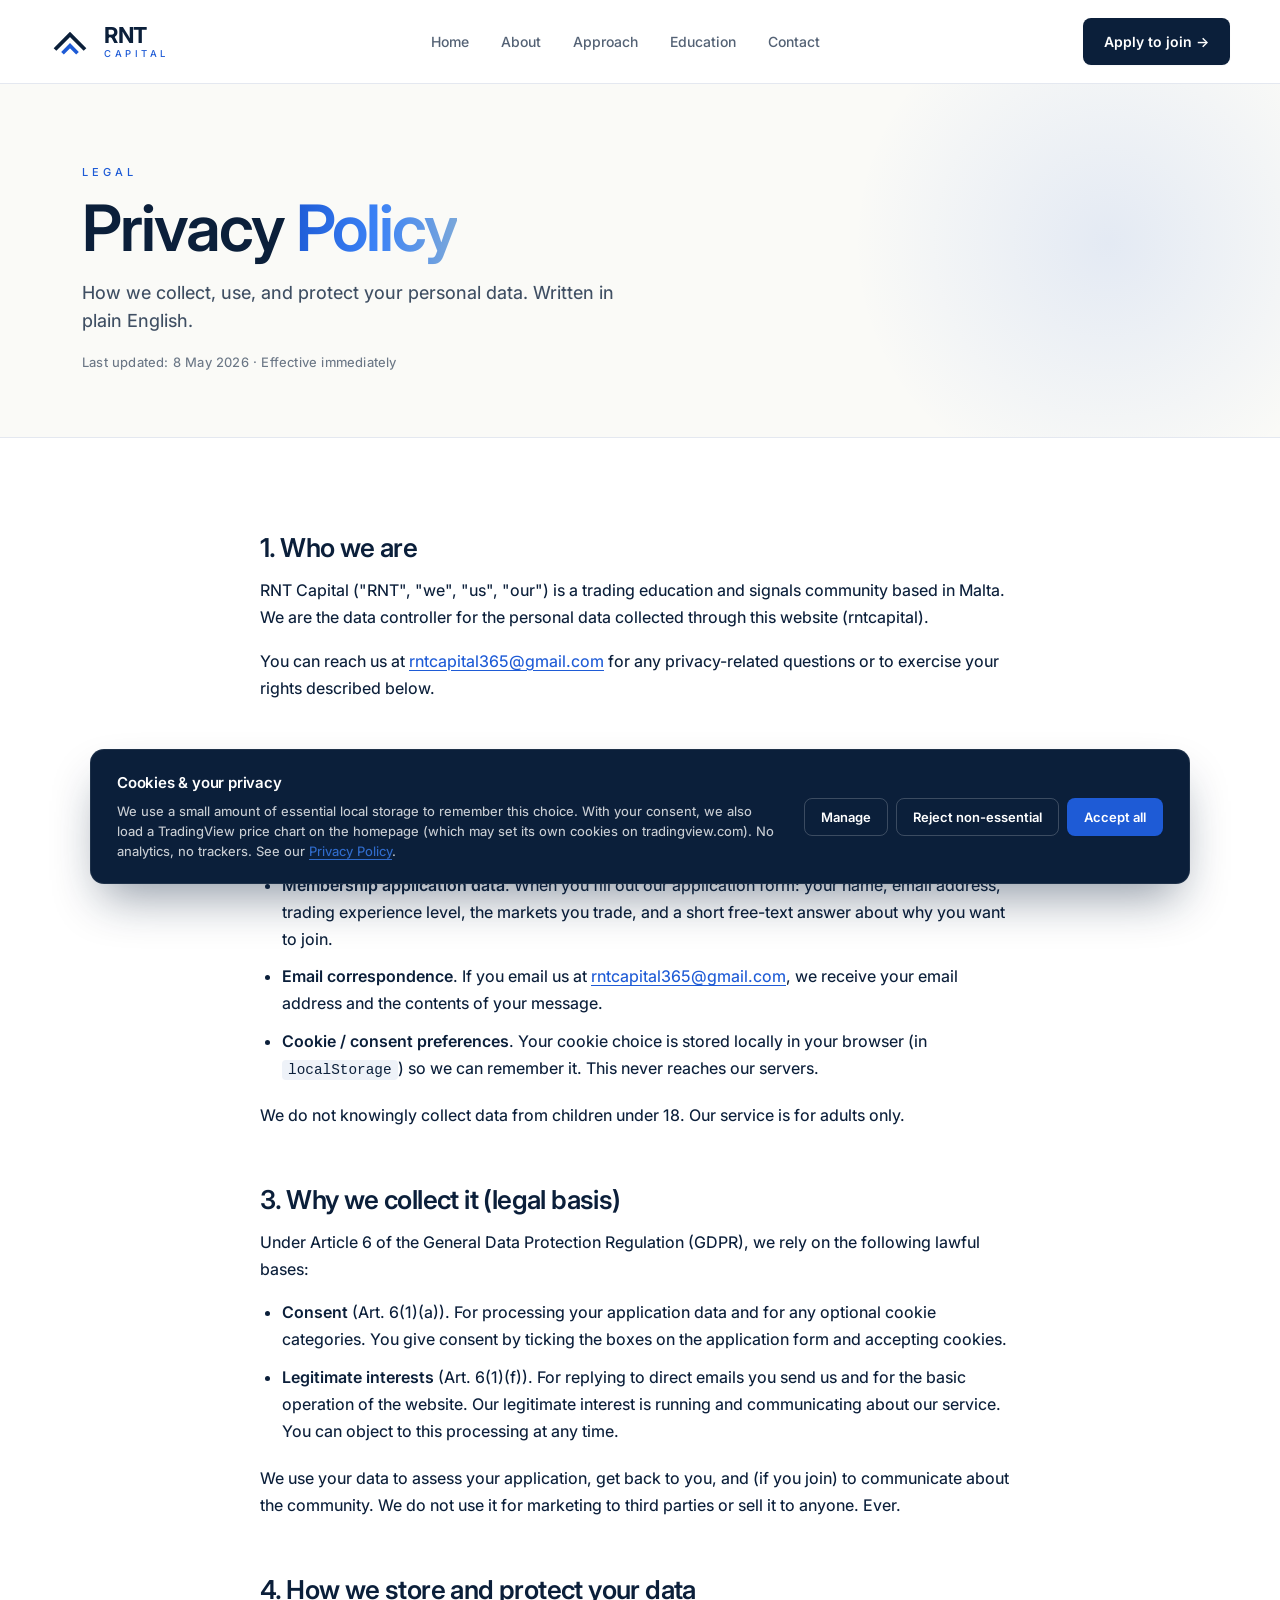
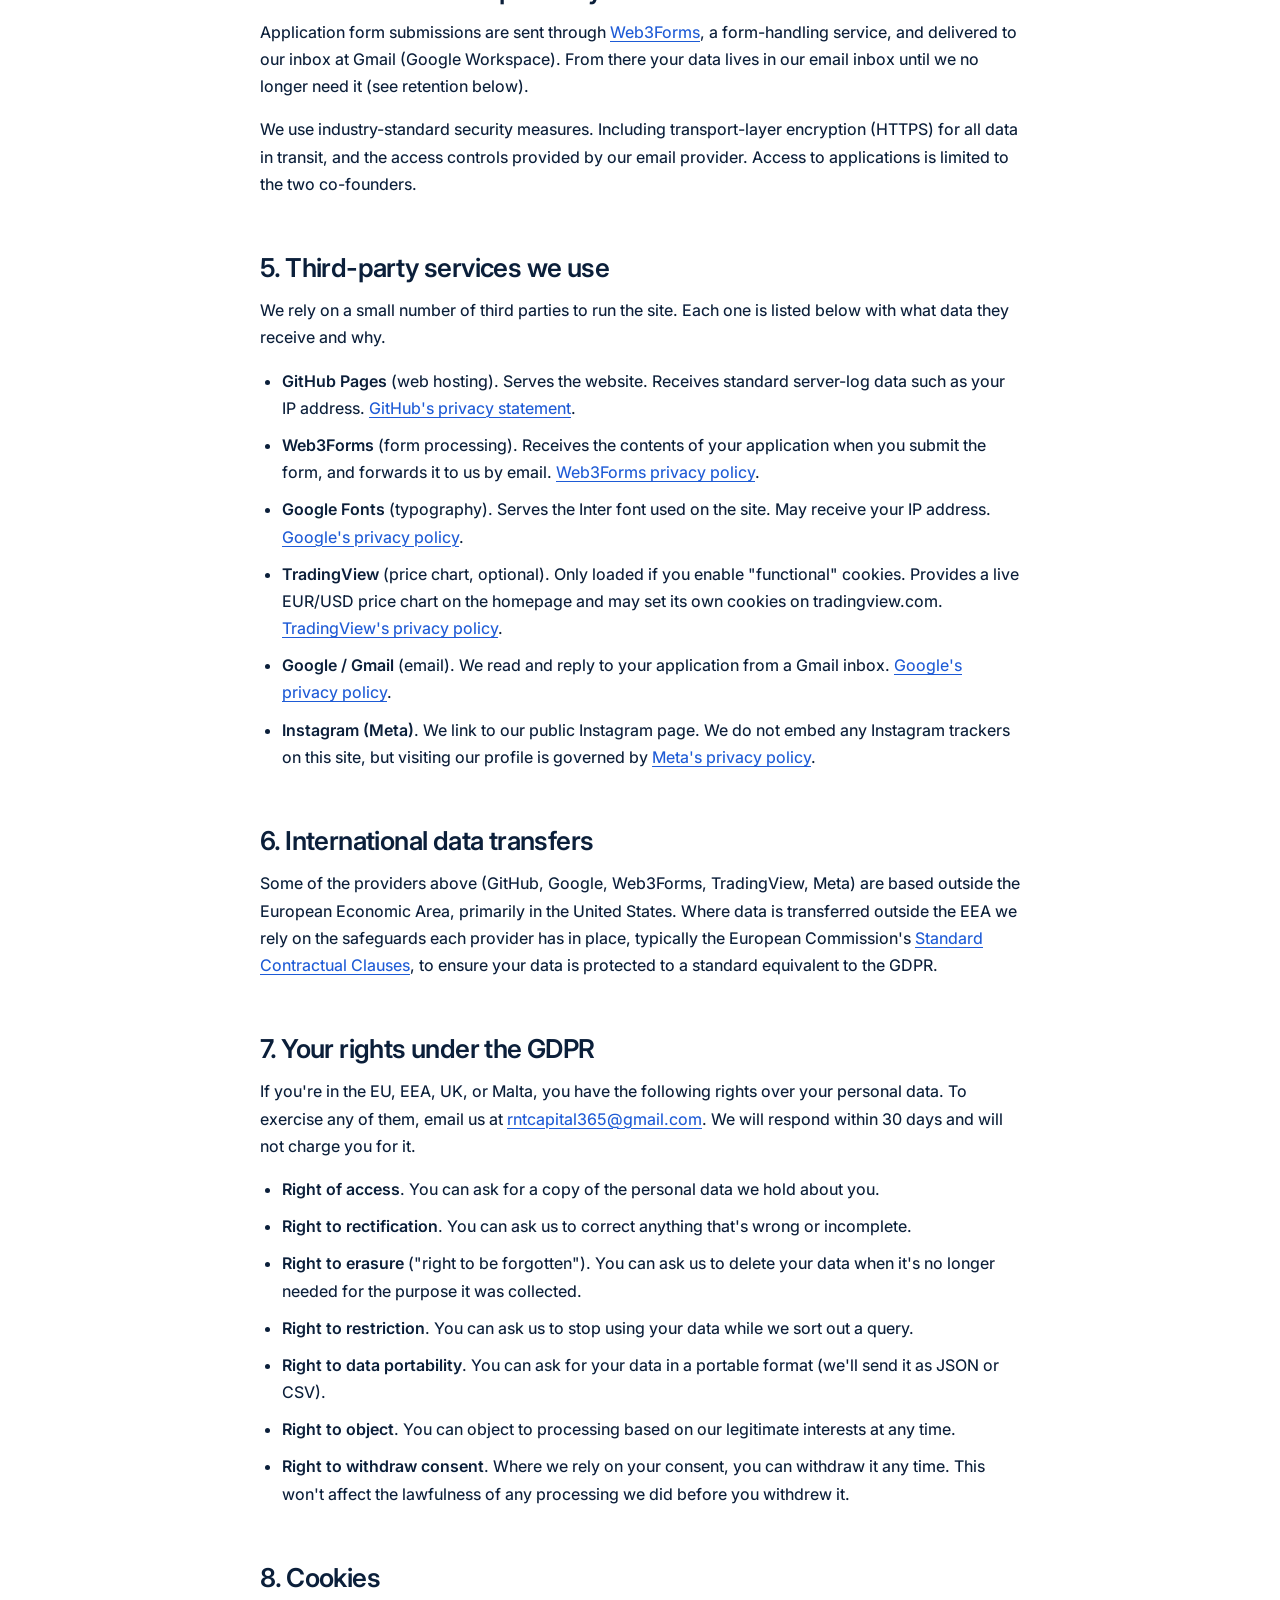
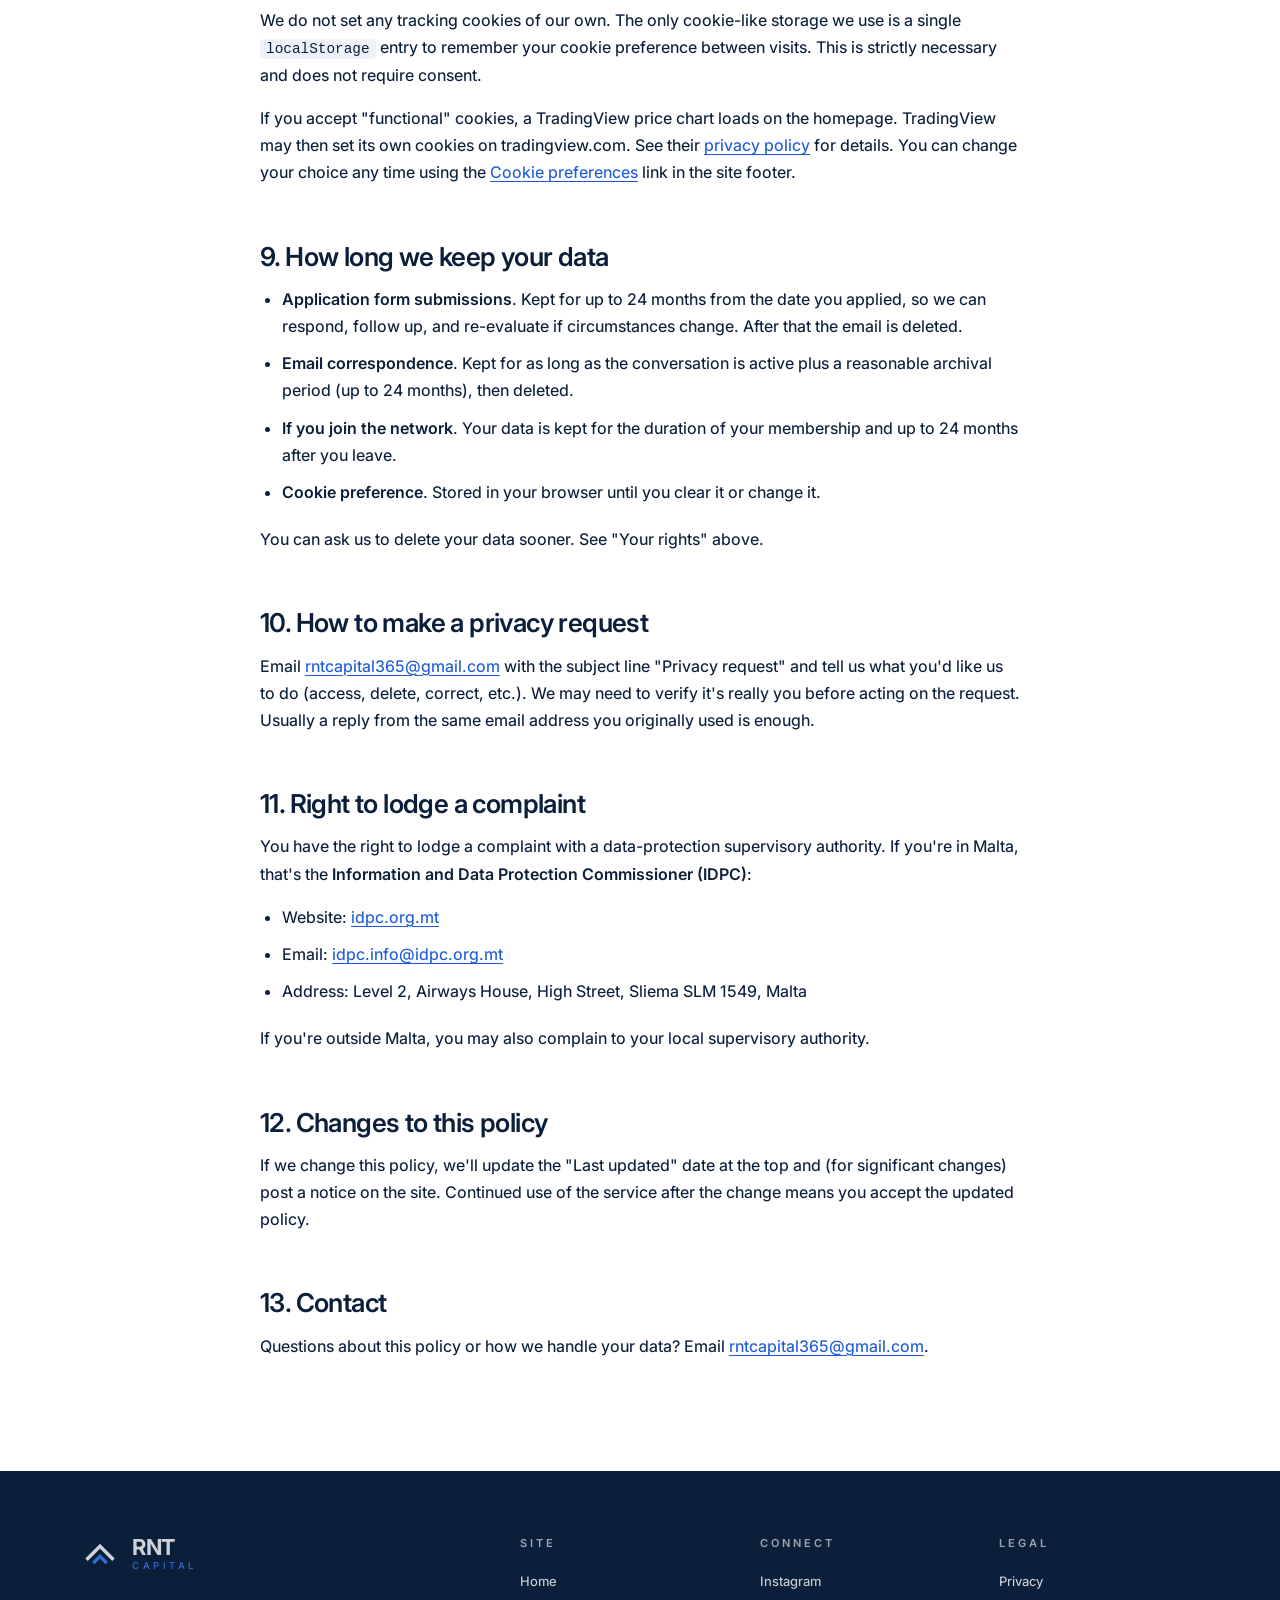
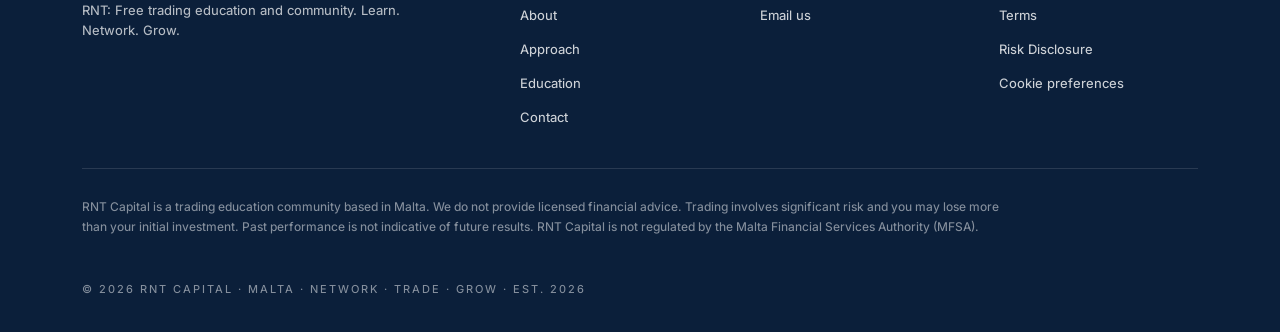
<file: site/privacy.html>
<!doctype html>
<html lang="en">
<head>
<meta charset="utf-8" />
<meta name="viewport" content="width=device-width, initial-scale=1" />
<title>Privacy Policy · RNT Capital</title>
<meta name="description" content="How RNT Capital collects, uses, and protects your personal data under GDPR and Maltese data-protection law." />
<link rel="preconnect" href="https://fonts.googleapis.com">
<link rel="preconnect" href="https://fonts.gstatic.com" crossorigin>
<link href="https://fonts.googleapis.com/css2?family=Inter:wght@400;450;500;600;700&display=swap" rel="stylesheet">
<link rel="stylesheet" href="styles.css">
</head>
<body>

<header class="site-header">
  <div class="wrap nav">
    <a href="index.html" class="lockup" aria-label="RNT Capital home">
      <svg width="40" height="40" viewBox="0 0 64 64" aria-hidden="true"><path d="M8 44 L32 20 L56 44" stroke="#0B1F3A" stroke-width="6" fill="none" /><path d="M20 50 L32 38 L44 50" stroke="#1E5BD6" stroke-width="6" fill="none" /></svg>
      <span class="lockup-text"><span class="lockup-rnt">RNT</span><span class="lockup-cap">Capital</span></span>
    </a>
    <nav class="nav-links" aria-label="Primary">
      <a href="index.html">Home</a>
      <a href="about.html">About</a>
      <a href="approach.html">Approach</a>
      <a href="education.html">Education</a>
      <a href="contact.html">Contact</a>
    </nav>
    <a href="contact.html" class="btn btn-primary">Apply to join →</a>
  </div>
</header>

<main>
  <section class="page-hero">
    <div class="wrap reveal">
      <div class="crumb">Legal</div>
      <h1>Privacy <span class="accent-grad">Policy</span></h1>
      <p class="lead" style="margin-top: 20px;">How we collect, use, and protect your personal data. Written in plain English.</p>
      <p class="legal-meta">Last updated: 8 May 2026 · Effective immediately</p>
    </div>
  </section>

  <section class="section">
    <div class="wrap">
      <div class="legal-content reveal">

        <h2>1. Who we are</h2>
        <p>RNT Capital ("RNT", "we", "us", "our") is a trading education and signals community based in Malta. We are the data controller for the personal data collected through this website (rntcapital).</p>
        <p>You can reach us at <a href="mailto:rntcapital365@gmail.com">rntcapital365@gmail.com</a> for any privacy-related questions or to exercise your rights described below.</p>

        <h2>2. What data we collect</h2>
        <p>We only collect data you give us directly. We do not run any analytics, advertising, or tracking pixels. The categories of personal data we hold are:</p>
        <ul>
          <li><strong>Membership application data</strong>. When you fill out our application form: your name, email address, trading experience level, the markets you trade, and a short free-text answer about why you want to join.</li>
          <li><strong>Email correspondence</strong>. If you email us at <a href="mailto:rntcapital365@gmail.com">rntcapital365@gmail.com</a>, we receive your email address and the contents of your message.</li>
          <li><strong>Cookie / consent preferences</strong>. Your cookie choice is stored locally in your browser (in <code>localStorage</code>) so we can remember it. This never reaches our servers.</li>
        </ul>
        <p>We do not knowingly collect data from children under 18. Our service is for adults only.</p>

        <h2>3. Why we collect it (legal basis)</h2>
        <p>Under Article 6 of the General Data Protection Regulation (GDPR), we rely on the following lawful bases:</p>
        <ul>
          <li><strong>Consent</strong> (Art. 6(1)(a)). For processing your application data and for any optional cookie categories. You give consent by ticking the boxes on the application form and accepting cookies.</li>
          <li><strong>Legitimate interests</strong> (Art. 6(1)(f)). For replying to direct emails you send us and for the basic operation of the website. Our legitimate interest is running and communicating about our service. You can object to this processing at any time.</li>
        </ul>
        <p>We use your data to assess your application, get back to you, and (if you join) to communicate about the community. We do not use it for marketing to third parties or sell it to anyone. Ever.</p>

        <h2>4. How we store and protect your data</h2>
        <p>Application form submissions are sent through <a href="https://web3forms.com" target="_blank" rel="noopener">Web3Forms</a>, a form-handling service, and delivered to our inbox at Gmail (Google Workspace). From there your data lives in our email inbox until we no longer need it (see retention below).</p>
        <p>We use industry-standard security measures. Including transport-layer encryption (HTTPS) for all data in transit, and the access controls provided by our email provider. Access to applications is limited to the two co-founders.</p>

        <h2>5. Third-party services we use</h2>
        <p>We rely on a small number of third parties to run the site. Each one is listed below with what data they receive and why.</p>
        <ul>
          <li><strong>GitHub Pages</strong> (web hosting). Serves the website. Receives standard server-log data such as your IP address. <a href="https://docs.github.com/en/site-policy/privacy-policies/github-general-privacy-statement" target="_blank" rel="noopener">GitHub's privacy statement</a>.</li>
          <li><strong>Web3Forms</strong> (form processing). Receives the contents of your application when you submit the form, and forwards it to us by email. <a href="https://web3forms.com/privacy-policy" target="_blank" rel="noopener">Web3Forms privacy policy</a>.</li>
          <li><strong>Google Fonts</strong> (typography). Serves the Inter font used on the site. May receive your IP address. <a href="https://policies.google.com/privacy" target="_blank" rel="noopener">Google's privacy policy</a>.</li>
          <li><strong>TradingView</strong> (price chart, optional). Only loaded if you enable "functional" cookies. Provides a live EUR/USD price chart on the homepage and may set its own cookies on tradingview.com. <a href="https://www.tradingview.com/privacy-policy/" target="_blank" rel="noopener">TradingView's privacy policy</a>.</li>
          <li><strong>Google / Gmail</strong> (email). We read and reply to your application from a Gmail inbox. <a href="https://policies.google.com/privacy" target="_blank" rel="noopener">Google's privacy policy</a>.</li>
          <li><strong>Instagram (Meta)</strong>. We link to our public Instagram page. We do not embed any Instagram trackers on this site, but visiting our profile is governed by <a href="https://privacycenter.instagram.com/policy" target="_blank" rel="noopener">Meta's privacy policy</a>.</li>
        </ul>

        <h2>6. International data transfers</h2>
        <p>Some of the providers above (GitHub, Google, Web3Forms, TradingView, Meta) are based outside the European Economic Area, primarily in the United States. Where data is transferred outside the EEA we rely on the safeguards each provider has in place, typically the European Commission's <a href="https://commission.europa.eu/law/law-topic/data-protection/international-dimension-data-protection/standard-contractual-clauses-scc_en" target="_blank" rel="noopener">Standard Contractual Clauses</a>, to ensure your data is protected to a standard equivalent to the GDPR.</p>

        <h2>7. Your rights under the GDPR</h2>
        <p>If you're in the EU, EEA, UK, or Malta, you have the following rights over your personal data. To exercise any of them, email us at <a href="mailto:rntcapital365@gmail.com">rntcapital365@gmail.com</a>. We will respond within 30 days and will not charge you for it.</p>
        <ul>
          <li><strong>Right of access</strong>. You can ask for a copy of the personal data we hold about you.</li>
          <li><strong>Right to rectification</strong>. You can ask us to correct anything that's wrong or incomplete.</li>
          <li><strong>Right to erasure</strong> ("right to be forgotten"). You can ask us to delete your data when it's no longer needed for the purpose it was collected.</li>
          <li><strong>Right to restriction</strong>. You can ask us to stop using your data while we sort out a query.</li>
          <li><strong>Right to data portability</strong>. You can ask for your data in a portable format (we'll send it as JSON or CSV).</li>
          <li><strong>Right to object</strong>. You can object to processing based on our legitimate interests at any time.</li>
          <li><strong>Right to withdraw consent</strong>. Where we rely on your consent, you can withdraw it any time. This won't affect the lawfulness of any processing we did before you withdrew it.</li>
        </ul>

        <h2>8. Cookies</h2>
        <p>We do not set any tracking cookies of our own. The only cookie-like storage we use is a single <code>localStorage</code> entry to remember your cookie preference between visits. This is strictly necessary and does not require consent.</p>
        <p>If you accept "functional" cookies, a TradingView price chart loads on the homepage. TradingView may then set its own cookies on tradingview.com. See their <a href="https://www.tradingview.com/privacy-policy/" target="_blank" rel="noopener">privacy policy</a> for details. You can change your choice any time using the <a href="#" data-cookie-action="manage">Cookie preferences</a> link in the site footer.</p>

        <h2>9. How long we keep your data</h2>
        <ul>
          <li><strong>Application form submissions</strong>. Kept for up to 24 months from the date you applied, so we can respond, follow up, and re-evaluate if circumstances change. After that the email is deleted.</li>
          <li><strong>Email correspondence</strong>. Kept for as long as the conversation is active plus a reasonable archival period (up to 24 months), then deleted.</li>
          <li><strong>If you join the network</strong>. Your data is kept for the duration of your membership and up to 24 months after you leave.</li>
          <li><strong>Cookie preference</strong>. Stored in your browser until you clear it or change it.</li>
        </ul>
        <p>You can ask us to delete your data sooner. See "Your rights" above.</p>

        <h2>10. How to make a privacy request</h2>
        <p>Email <a href="mailto:rntcapital365@gmail.com">rntcapital365@gmail.com</a> with the subject line "Privacy request" and tell us what you'd like us to do (access, delete, correct, etc.). We may need to verify it's really you before acting on the request. Usually a reply from the same email address you originally used is enough.</p>

        <h2>11. Right to lodge a complaint</h2>
        <p>You have the right to lodge a complaint with a data-protection supervisory authority. If you're in Malta, that's the <strong>Information and Data Protection Commissioner (IDPC)</strong>:</p>
        <ul>
          <li>Website: <a href="https://idpc.org.mt" target="_blank" rel="noopener">idpc.org.mt</a></li>
          <li>Email: <a href="mailto:idpc.info@idpc.org.mt">idpc.info@idpc.org.mt</a></li>
          <li>Address: Level 2, Airways House, High Street, Sliema SLM 1549, Malta</li>
        </ul>
        <p>If you're outside Malta, you may also complain to your local supervisory authority.</p>

        <h2>12. Changes to this policy</h2>
        <p>If we change this policy, we'll update the "Last updated" date at the top and (for significant changes) post a notice on the site. Continued use of the service after the change means you accept the updated policy.</p>

        <h2>13. Contact</h2>
        <p>Questions about this policy or how we handle your data? Email <a href="mailto:rntcapital365@gmail.com">rntcapital365@gmail.com</a>.</p>
      </div>
    </div>
  </section>
</main>

<footer class="site-footer">
  <div class="wrap">
    <div class="footer-grid">
      <div class="footer-col">
        <a href="index.html" class="lockup dark" style="margin-bottom: 16px;" aria-label="RNT Capital home">
          <svg width="36" height="36" viewBox="0 0 64 64" aria-hidden="true"><path d="M8 44 L32 20 L56 44" stroke="white" stroke-width="6" fill="none" /><path d="M20 50 L32 38 L44 50" stroke="#3B82F6" stroke-width="6" fill="none" /></svg>
          <span class="lockup-text"><span class="lockup-rnt">RNT</span><span class="lockup-cap">Capital</span></span>
        </a>
        <p style="font-size: 13px; opacity: 0.7; max-width: 320px; margin-top: 14px;">RNT: Free trading education and community. Learn. Network. Grow.</p>
      </div>
      <div class="footer-col"><h4>Site</h4><ul><li><a href="index.html">Home</a></li><li><a href="about.html">About</a></li><li><a href="approach.html">Approach</a></li><li><a href="education.html">Education</a></li><li><a href="contact.html">Contact</a></li></ul></div>
      <div class="footer-col"><h4>Connect</h4><ul><li><a href="https://www.instagram.com/rnt.capital/" target="_blank" rel="noopener">Instagram</a></li><li><a href="mailto:rntcapital365@gmail.com">Email us</a></li></ul></div>
      <div class="footer-col"><h4>Legal</h4><ul><li><a href="privacy.html">Privacy</a></li><li><a href="terms.html">Terms</a></li><li><a href="risk.html">Risk Disclosure</a></li><li><a href="#" data-cookie-action="manage">Cookie preferences</a></li></ul></div>
    </div>
    <p class="footer-disclaimer">RNT Capital is a trading education community based in Malta. We do not provide licensed financial advice. Trading involves significant risk and you may lose more than your initial investment. Past performance is not indicative of future results. RNT Capital is not regulated by the Malta Financial Services Authority (MFSA).</p>
    <div class="footer-meta"><span>© 2026 RNT Capital · Malta · Network · Trade · Grow · Est. 2026</span></div>
  </div>
</footer>

<script src="cookie-consent.js" defer></script>
<script src="reveal.js" defer></script>
</body>
</html>
</file>
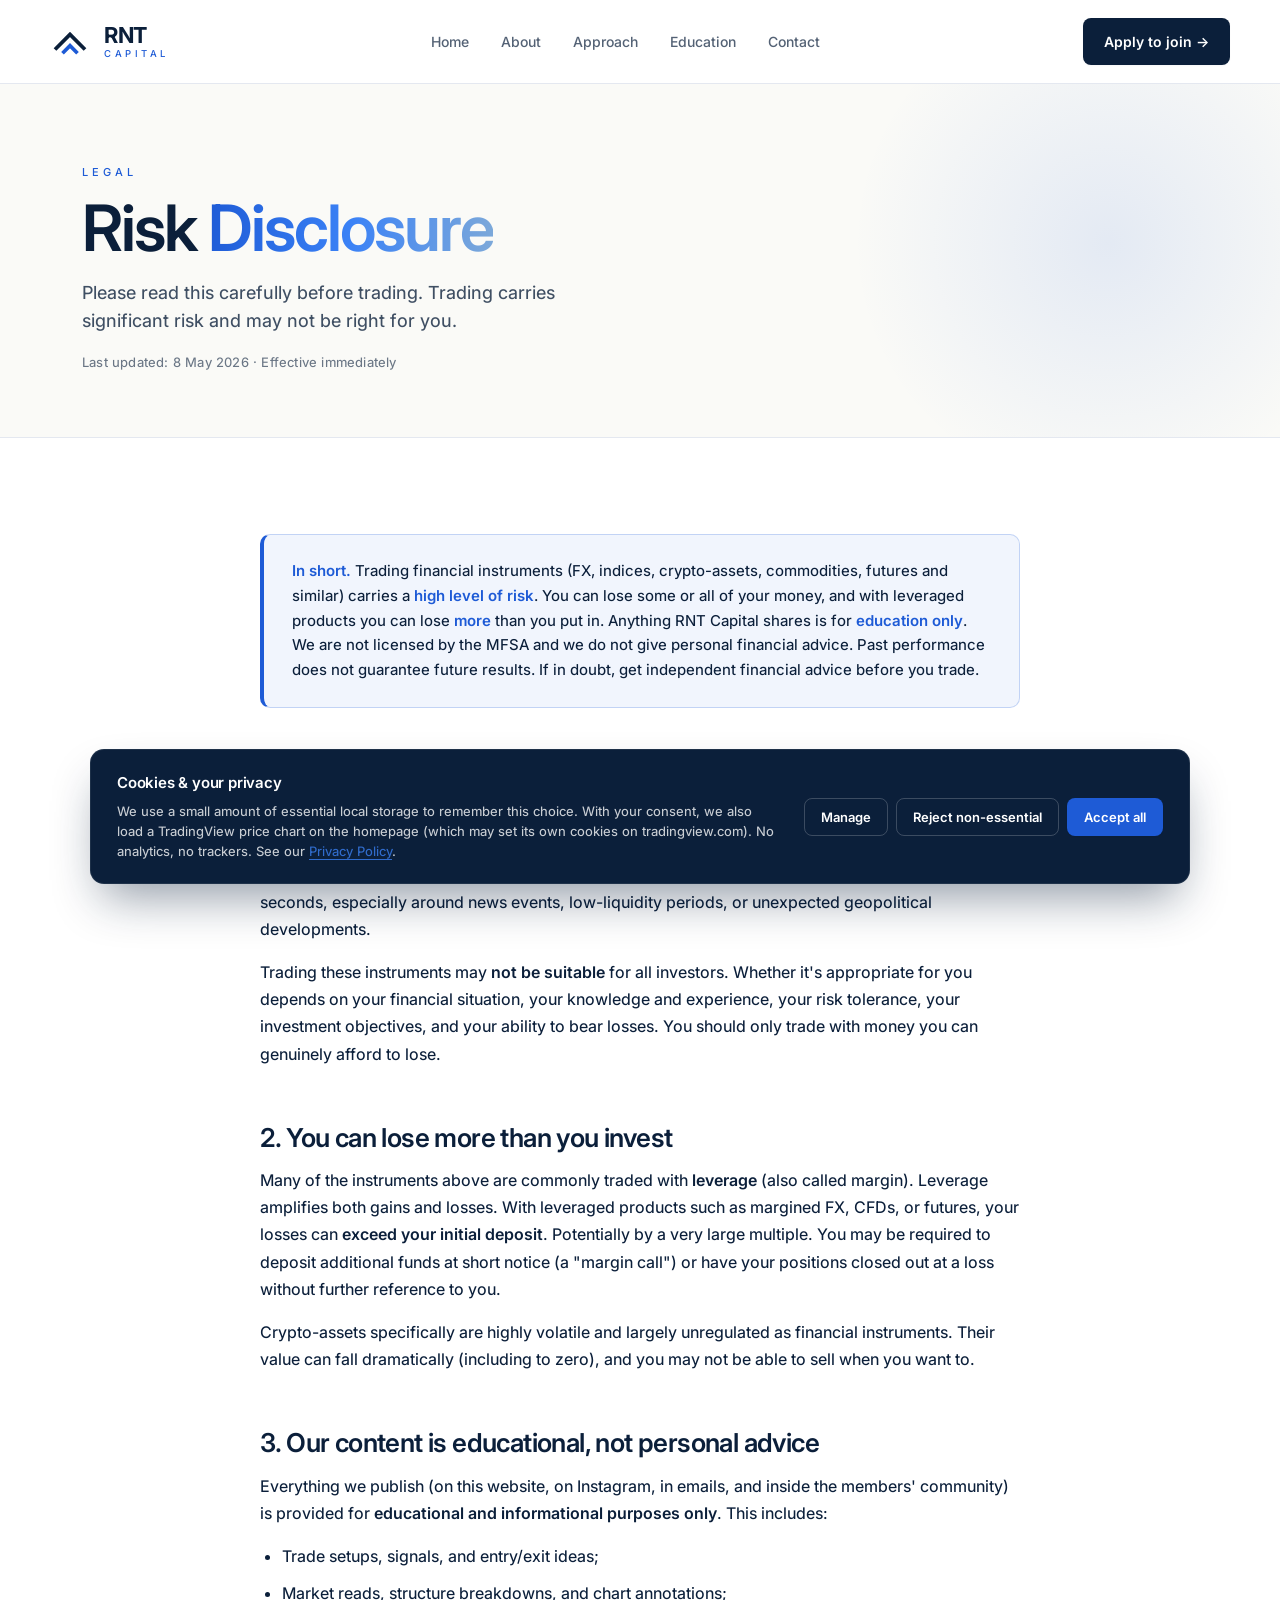
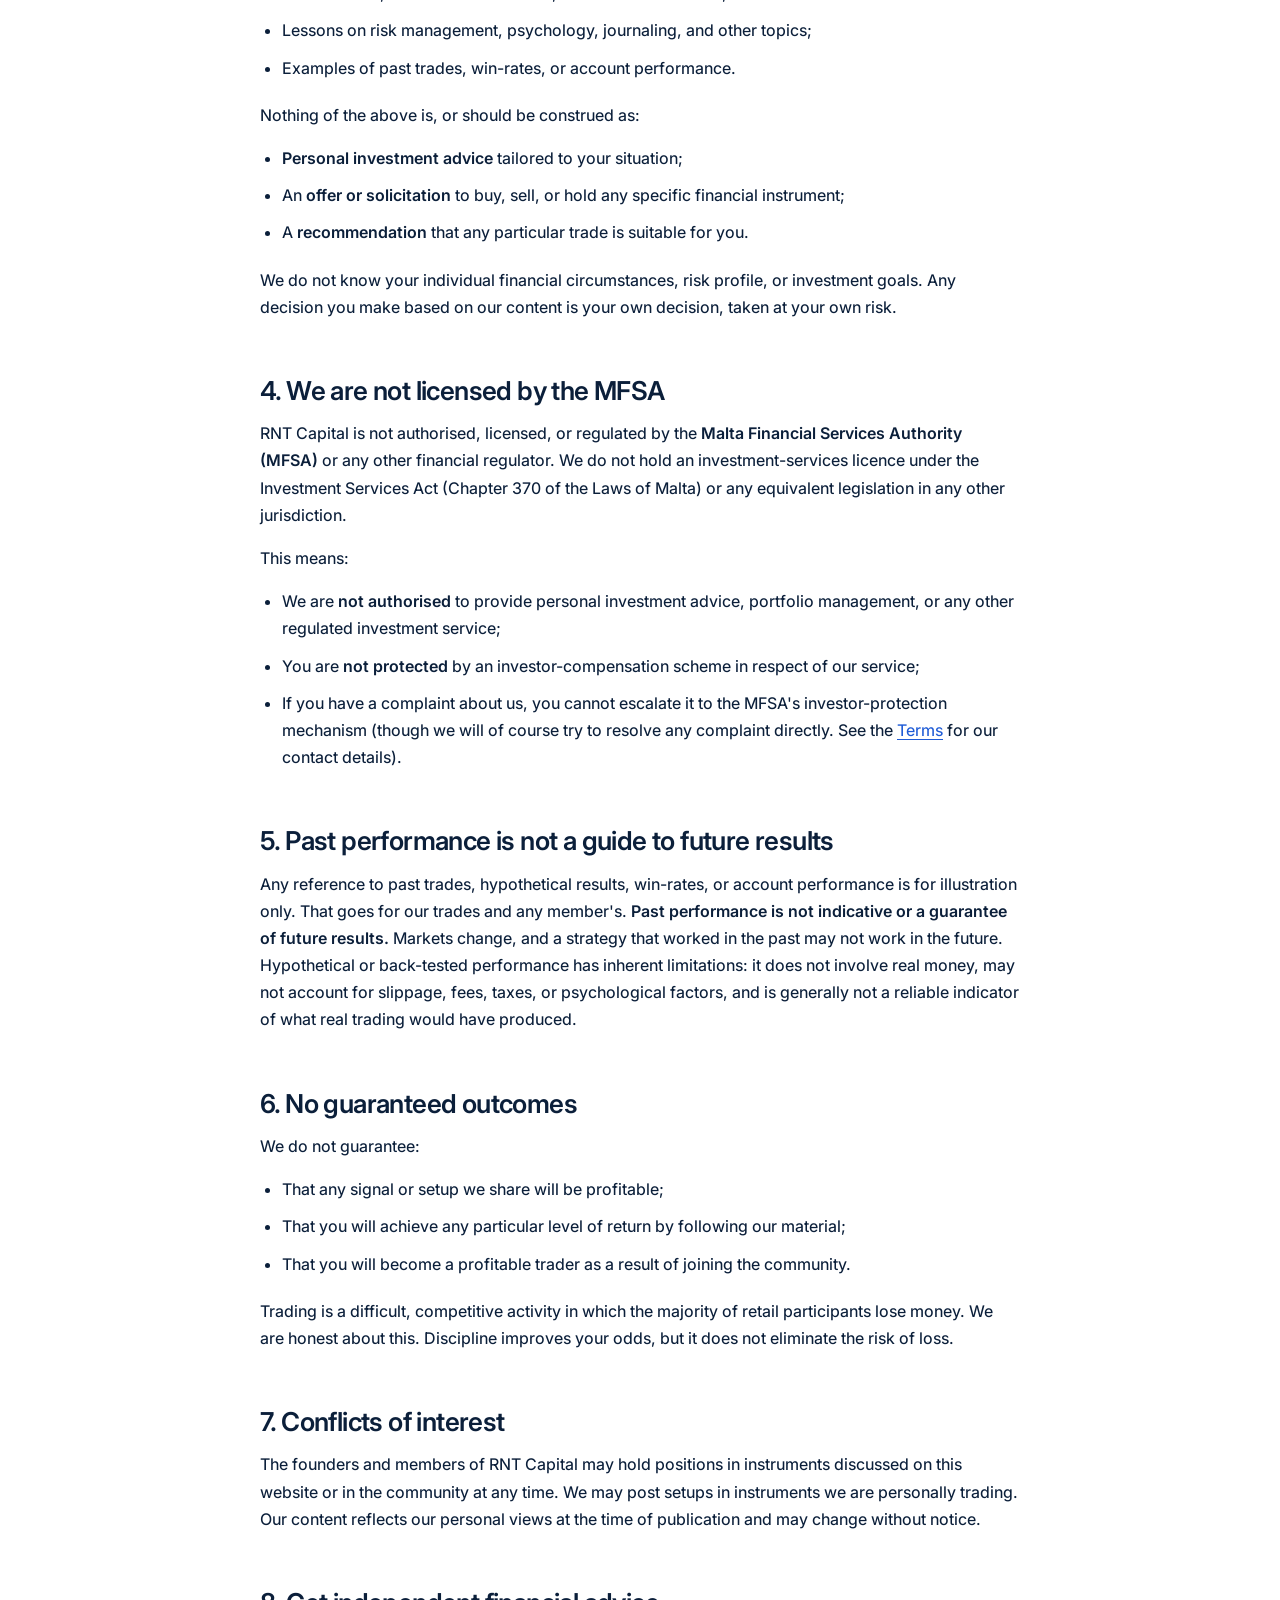
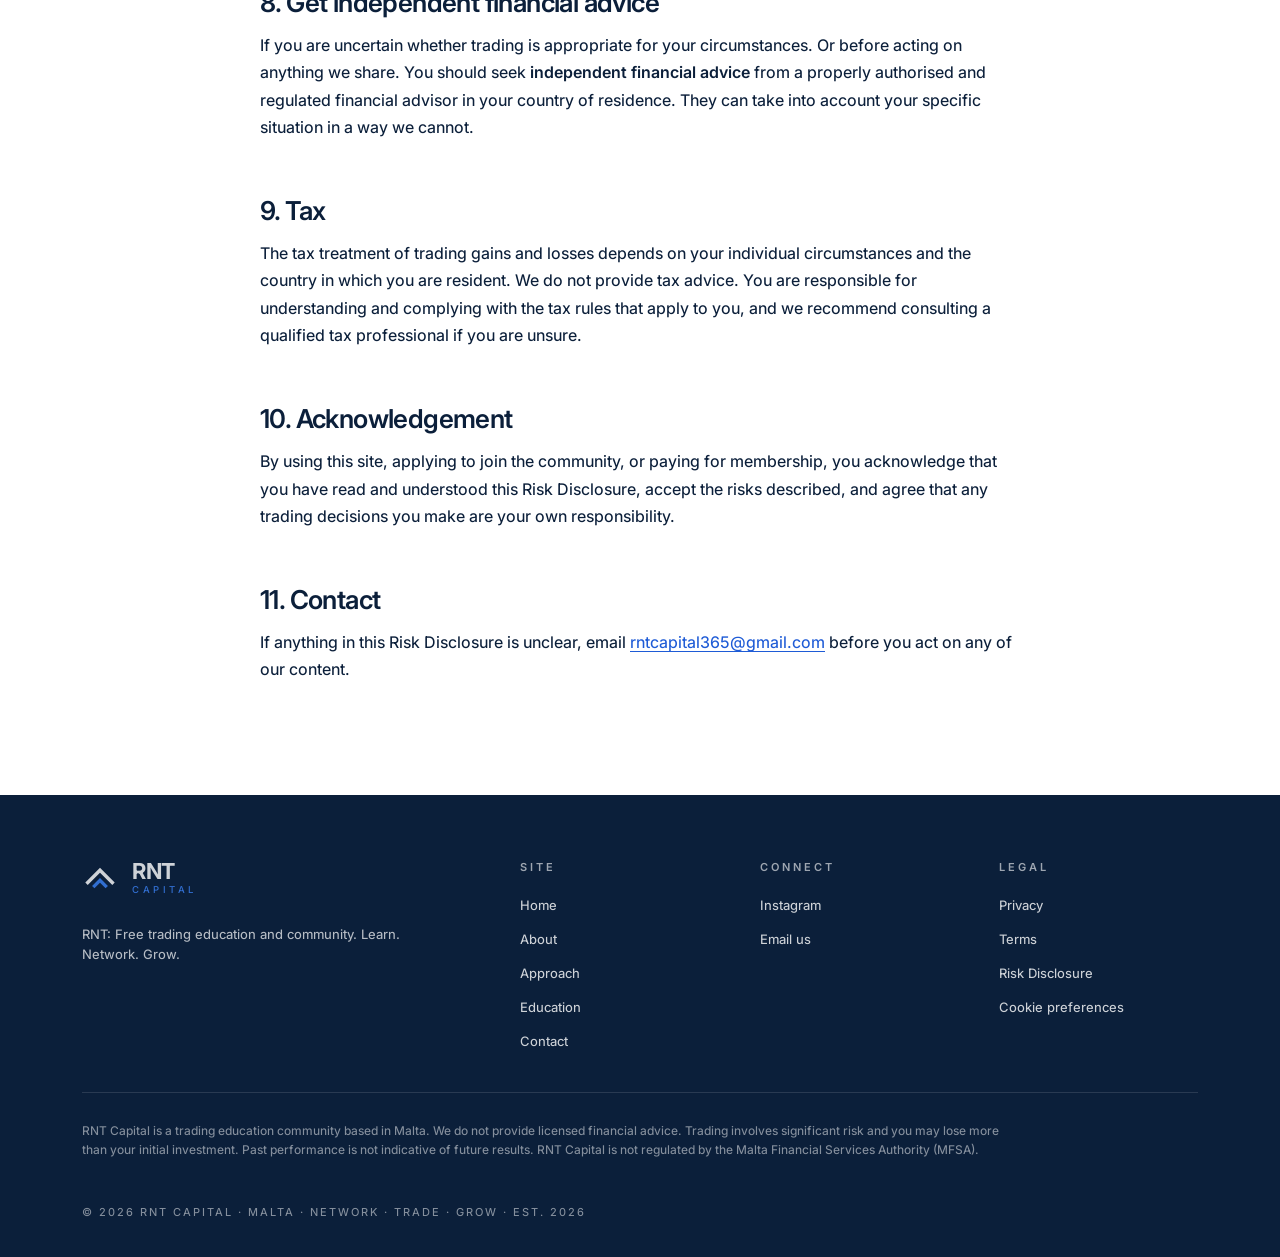
<file: site/risk.html>
<!doctype html>
<html lang="en">
<head>
<meta charset="utf-8" />
<meta name="viewport" content="width=device-width, initial-scale=1" />
<title>Risk Disclosure · RNT Capital</title>
<meta name="description" content="The risks of trading financial instruments and using RNT Capital's educational signals. Read this carefully." />
<link rel="preconnect" href="https://fonts.googleapis.com">
<link rel="preconnect" href="https://fonts.gstatic.com" crossorigin>
<link href="https://fonts.googleapis.com/css2?family=Inter:wght@400;450;500;600;700&display=swap" rel="stylesheet">
<link rel="stylesheet" href="styles.css">
</head>
<body>

<header class="site-header">
  <div class="wrap nav">
    <a href="index.html" class="lockup" aria-label="RNT Capital home">
      <svg width="40" height="40" viewBox="0 0 64 64" aria-hidden="true"><path d="M8 44 L32 20 L56 44" stroke="#0B1F3A" stroke-width="6" fill="none" /><path d="M20 50 L32 38 L44 50" stroke="#1E5BD6" stroke-width="6" fill="none" /></svg>
      <span class="lockup-text"><span class="lockup-rnt">RNT</span><span class="lockup-cap">Capital</span></span>
    </a>
    <nav class="nav-links" aria-label="Primary">
      <a href="index.html">Home</a>
      <a href="about.html">About</a>
      <a href="approach.html">Approach</a>
      <a href="education.html">Education</a>
      <a href="contact.html">Contact</a>
    </nav>
    <a href="contact.html" class="btn btn-primary">Apply to join →</a>
  </div>
</header>

<main>
  <section class="page-hero">
    <div class="wrap reveal">
      <div class="crumb">Legal</div>
      <h1>Risk <span class="accent-grad">Disclosure</span></h1>
      <p class="lead" style="margin-top: 20px;">Please read this carefully before trading. Trading carries significant risk and may not be right for you.</p>
      <p class="legal-meta">Last updated: 8 May 2026 · Effective immediately</p>
    </div>
  </section>

  <section class="section">
    <div class="wrap">
      <div class="legal-content reveal">

        <div class="risk-callout">
          <strong>In short.</strong> Trading financial instruments (FX, indices, crypto-assets, commodities, futures and similar) carries a <strong>high level of risk</strong>. You can lose some or all of your money, and with leveraged products you can lose <strong>more</strong> than you put in. Anything RNT Capital shares is for <strong>education only</strong>. We are not licensed by the MFSA and we do not give personal financial advice. Past performance does not guarantee future results. If in doubt, get independent financial advice before you trade.
        </div>

        <h2>1. Trading involves significant risk</h2>
        <p>The instruments we discuss and share educational examples about are <strong>volatile</strong>. That includes spot foreign exchange (FX), stock indices (e.g. S&amp;P 500, Nasdaq, FTSE), crypto-assets (e.g. BTC, ETH), commodities (e.g. gold, oil), and futures. Prices can move sharply against you, sometimes within seconds, especially around news events, low-liquidity periods, or unexpected geopolitical developments.</p>
        <p>Trading these instruments may <strong>not be suitable</strong> for all investors. Whether it's appropriate for you depends on your financial situation, your knowledge and experience, your risk tolerance, your investment objectives, and your ability to bear losses. You should only trade with money you can genuinely afford to lose.</p>

        <h2>2. You can lose more than you invest</h2>
        <p>Many of the instruments above are commonly traded with <strong>leverage</strong> (also called margin). Leverage amplifies both gains and losses. With leveraged products such as margined FX, CFDs, or futures, your losses can <strong>exceed your initial deposit</strong>. Potentially by a very large multiple. You may be required to deposit additional funds at short notice (a "margin call") or have your positions closed out at a loss without further reference to you.</p>
        <p>Crypto-assets specifically are highly volatile and largely unregulated as financial instruments. Their value can fall dramatically (including to zero), and you may not be able to sell when you want to.</p>

        <h2>3. Our content is educational, not personal advice</h2>
        <p>Everything we publish (on this website, on Instagram, in emails, and inside the members' community) is provided for <strong>educational and informational purposes only</strong>. This includes:</p>
        <ul>
          <li>Trade setups, signals, and entry/exit ideas;</li>
          <li>Market reads, structure breakdowns, and chart annotations;</li>
          <li>Lessons on risk management, psychology, journaling, and other topics;</li>
          <li>Examples of past trades, win-rates, or account performance.</li>
        </ul>
        <p>Nothing of the above is, or should be construed as:</p>
        <ul>
          <li><strong>Personal investment advice</strong> tailored to your situation;</li>
          <li>An <strong>offer or solicitation</strong> to buy, sell, or hold any specific financial instrument;</li>
          <li>A <strong>recommendation</strong> that any particular trade is suitable for you.</li>
        </ul>
        <p>We do not know your individual financial circumstances, risk profile, or investment goals. Any decision you make based on our content is your own decision, taken at your own risk.</p>

        <h2>4. We are not licensed by the MFSA</h2>
        <p>RNT Capital is not authorised, licensed, or regulated by the <strong>Malta Financial Services Authority (MFSA)</strong> or any other financial regulator. We do not hold an investment-services licence under the Investment Services Act (Chapter 370 of the Laws of Malta) or any equivalent legislation in any other jurisdiction.</p>
        <p>This means:</p>
        <ul>
          <li>We are <strong>not authorised</strong> to provide personal investment advice, portfolio management, or any other regulated investment service;</li>
          <li>You are <strong>not protected</strong> by an investor-compensation scheme in respect of our service;</li>
          <li>If you have a complaint about us, you cannot escalate it to the MFSA's investor-protection mechanism (though we will of course try to resolve any complaint directly. See the <a href="terms.html">Terms</a> for our contact details).</li>
        </ul>

        <h2>5. Past performance is not a guide to future results</h2>
        <p>Any reference to past trades, hypothetical results, win-rates, or account performance is for illustration only. That goes for our trades and any member's. <strong>Past performance is not indicative or a guarantee of future results.</strong> Markets change, and a strategy that worked in the past may not work in the future. Hypothetical or back-tested performance has inherent limitations: it does not involve real money, may not account for slippage, fees, taxes, or psychological factors, and is generally not a reliable indicator of what real trading would have produced.</p>

        <h2>6. No guaranteed outcomes</h2>
        <p>We do not guarantee:</p>
        <ul>
          <li>That any signal or setup we share will be profitable;</li>
          <li>That you will achieve any particular level of return by following our material;</li>
          <li>That you will become a profitable trader as a result of joining the community.</li>
        </ul>
        <p>Trading is a difficult, competitive activity in which the majority of retail participants lose money. We are honest about this. Discipline improves your odds, but it does not eliminate the risk of loss.</p>

        <h2>7. Conflicts of interest</h2>
        <p>The founders and members of RNT Capital may hold positions in instruments discussed on this website or in the community at any time. We may post setups in instruments we are personally trading. Our content reflects our personal views at the time of publication and may change without notice.</p>

        <h2>8. Get independent financial advice</h2>
        <p>If you are uncertain whether trading is appropriate for your circumstances. Or before acting on anything we share. You should seek <strong>independent financial advice</strong> from a properly authorised and regulated financial advisor in your country of residence. They can take into account your specific situation in a way we cannot.</p>

        <h2>9. Tax</h2>
        <p>The tax treatment of trading gains and losses depends on your individual circumstances and the country in which you are resident. We do not provide tax advice. You are responsible for understanding and complying with the tax rules that apply to you, and we recommend consulting a qualified tax professional if you are unsure.</p>

        <h2>10. Acknowledgement</h2>
        <p>By using this site, applying to join the community, or paying for membership, you acknowledge that you have read and understood this Risk Disclosure, accept the risks described, and agree that any trading decisions you make are your own responsibility.</p>

        <h2>11. Contact</h2>
        <p>If anything in this Risk Disclosure is unclear, email <a href="mailto:rntcapital365@gmail.com">rntcapital365@gmail.com</a> before you act on any of our content.</p>
      </div>
    </div>
  </section>
</main>

<footer class="site-footer">
  <div class="wrap">
    <div class="footer-grid">
      <div class="footer-col">
        <a href="index.html" class="lockup dark" style="margin-bottom: 16px;" aria-label="RNT Capital home">
          <svg width="36" height="36" viewBox="0 0 64 64" aria-hidden="true"><path d="M8 44 L32 20 L56 44" stroke="white" stroke-width="6" fill="none" /><path d="M20 50 L32 38 L44 50" stroke="#3B82F6" stroke-width="6" fill="none" /></svg>
          <span class="lockup-text"><span class="lockup-rnt">RNT</span><span class="lockup-cap">Capital</span></span>
        </a>
        <p style="font-size: 13px; opacity: 0.7; max-width: 320px; margin-top: 14px;">RNT: Free trading education and community. Learn. Network. Grow.</p>
      </div>
      <div class="footer-col"><h4>Site</h4><ul><li><a href="index.html">Home</a></li><li><a href="about.html">About</a></li><li><a href="approach.html">Approach</a></li><li><a href="education.html">Education</a></li><li><a href="contact.html">Contact</a></li></ul></div>
      <div class="footer-col"><h4>Connect</h4><ul><li><a href="https://www.instagram.com/rnt.capital/" target="_blank" rel="noopener">Instagram</a></li><li><a href="mailto:rntcapital365@gmail.com">Email us</a></li></ul></div>
      <div class="footer-col"><h4>Legal</h4><ul><li><a href="privacy.html">Privacy</a></li><li><a href="terms.html">Terms</a></li><li><a href="risk.html">Risk Disclosure</a></li><li><a href="#" data-cookie-action="manage">Cookie preferences</a></li></ul></div>
    </div>
    <p class="footer-disclaimer">RNT Capital is a trading education community based in Malta. We do not provide licensed financial advice. Trading involves significant risk and you may lose more than your initial investment. Past performance is not indicative of future results. RNT Capital is not regulated by the Malta Financial Services Authority (MFSA).</p>
    <div class="footer-meta"><span>© 2026 RNT Capital · Malta · Network · Trade · Grow · Est. 2026</span></div>
  </div>
</footer>

<script src="cookie-consent.js" defer></script>
<script src="reveal.js" defer></script>
</body>
</html>
</file>
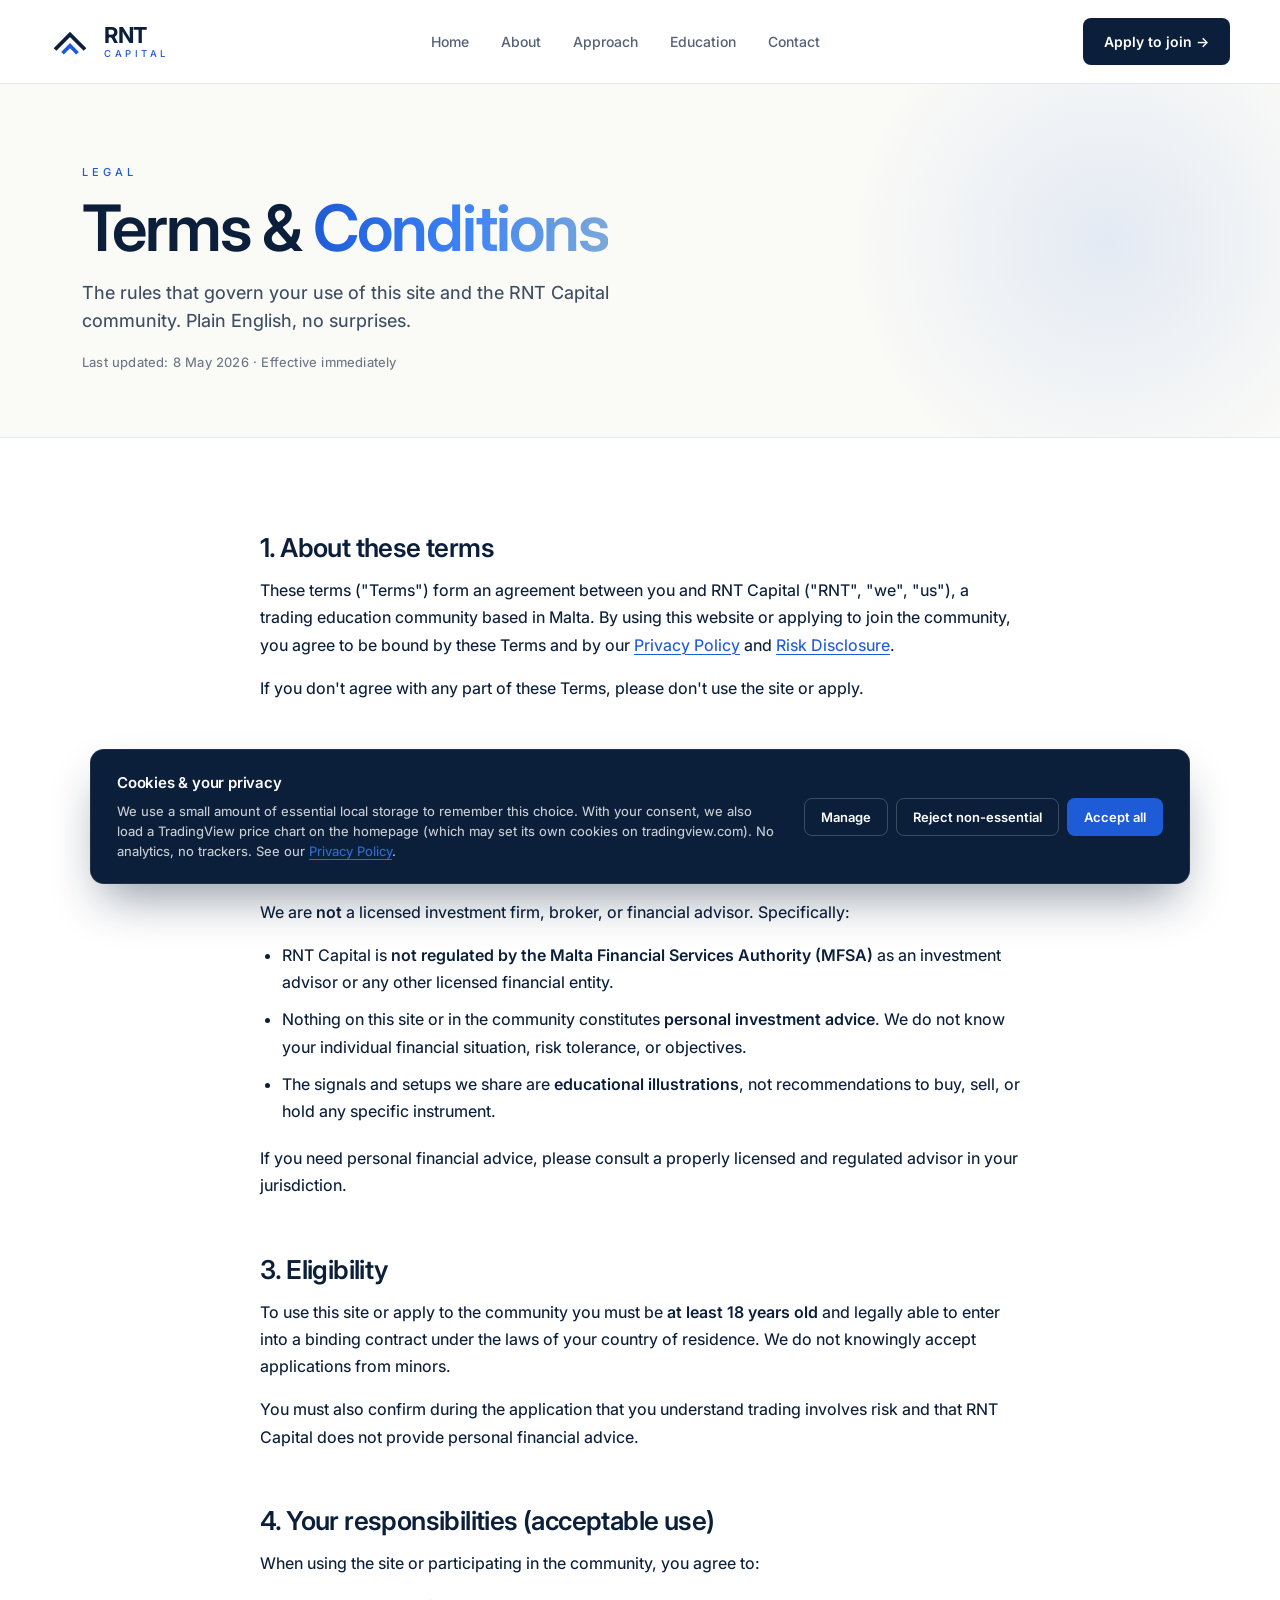
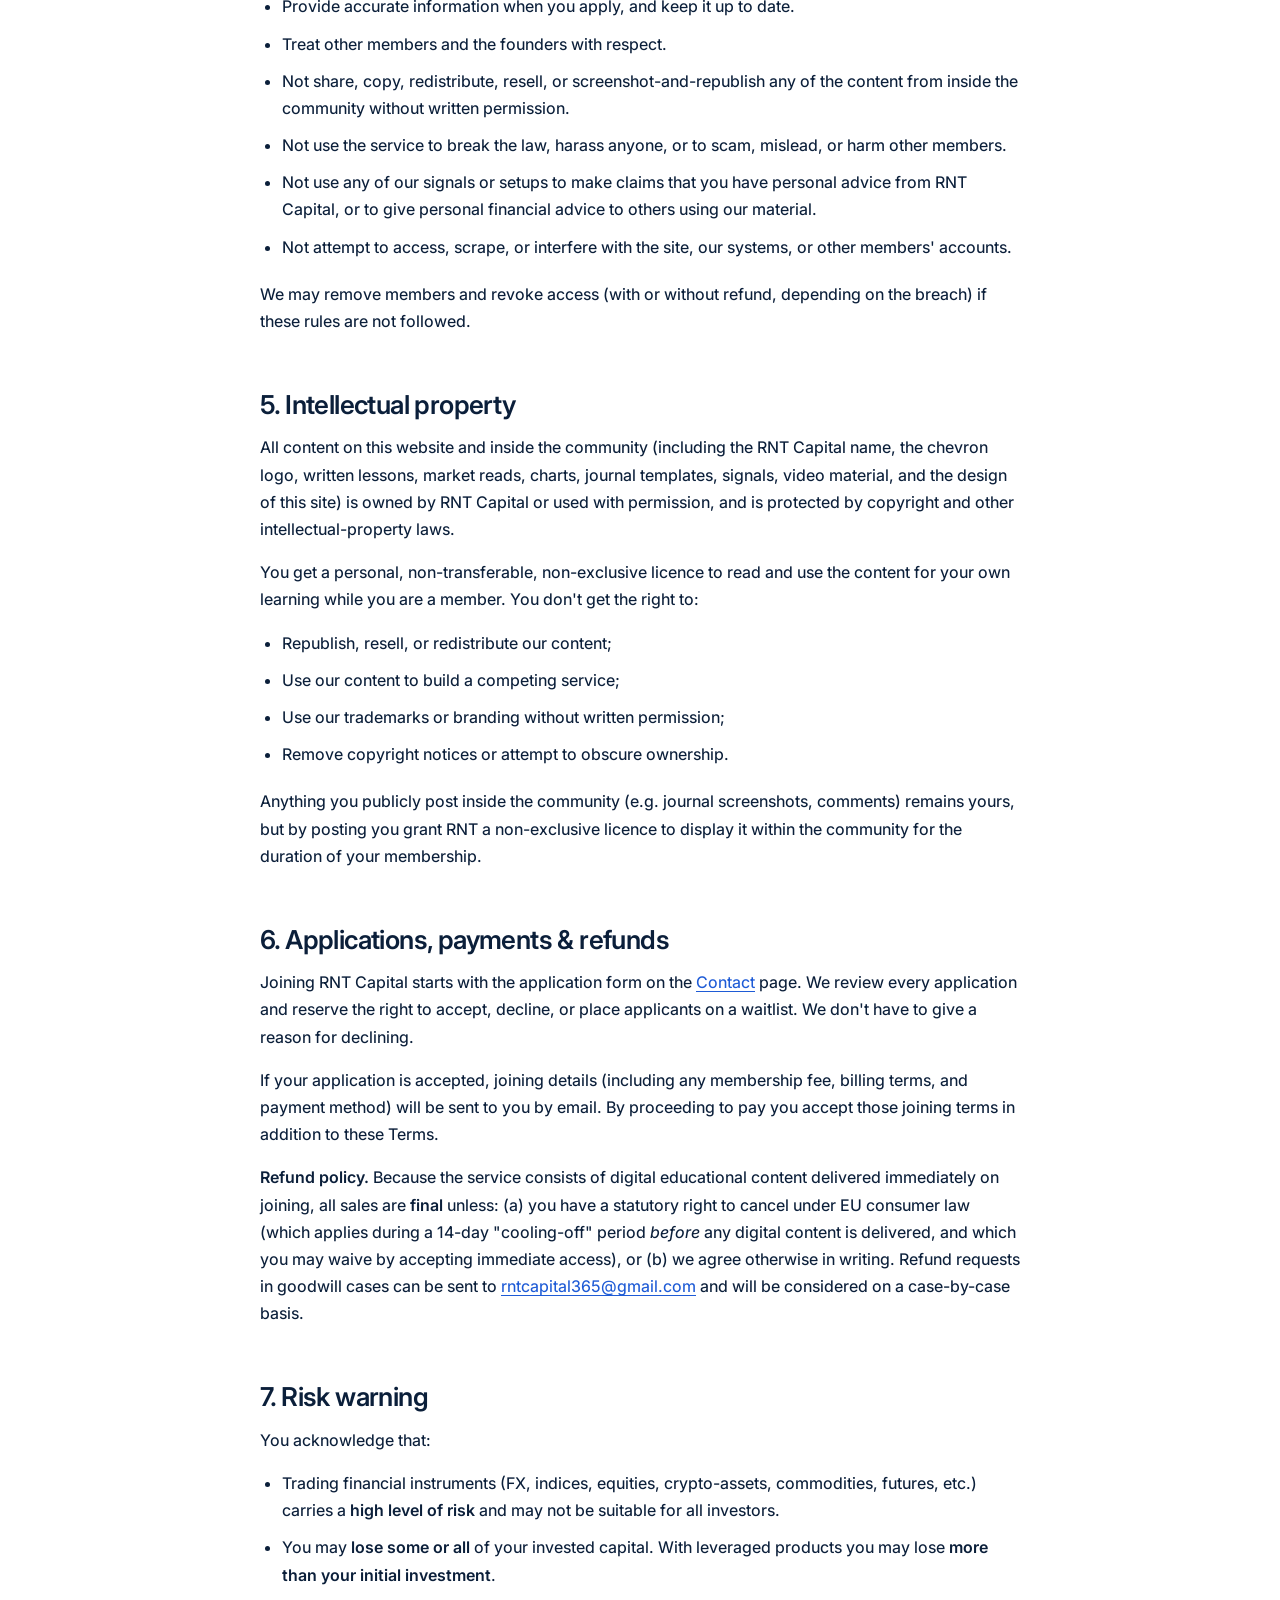
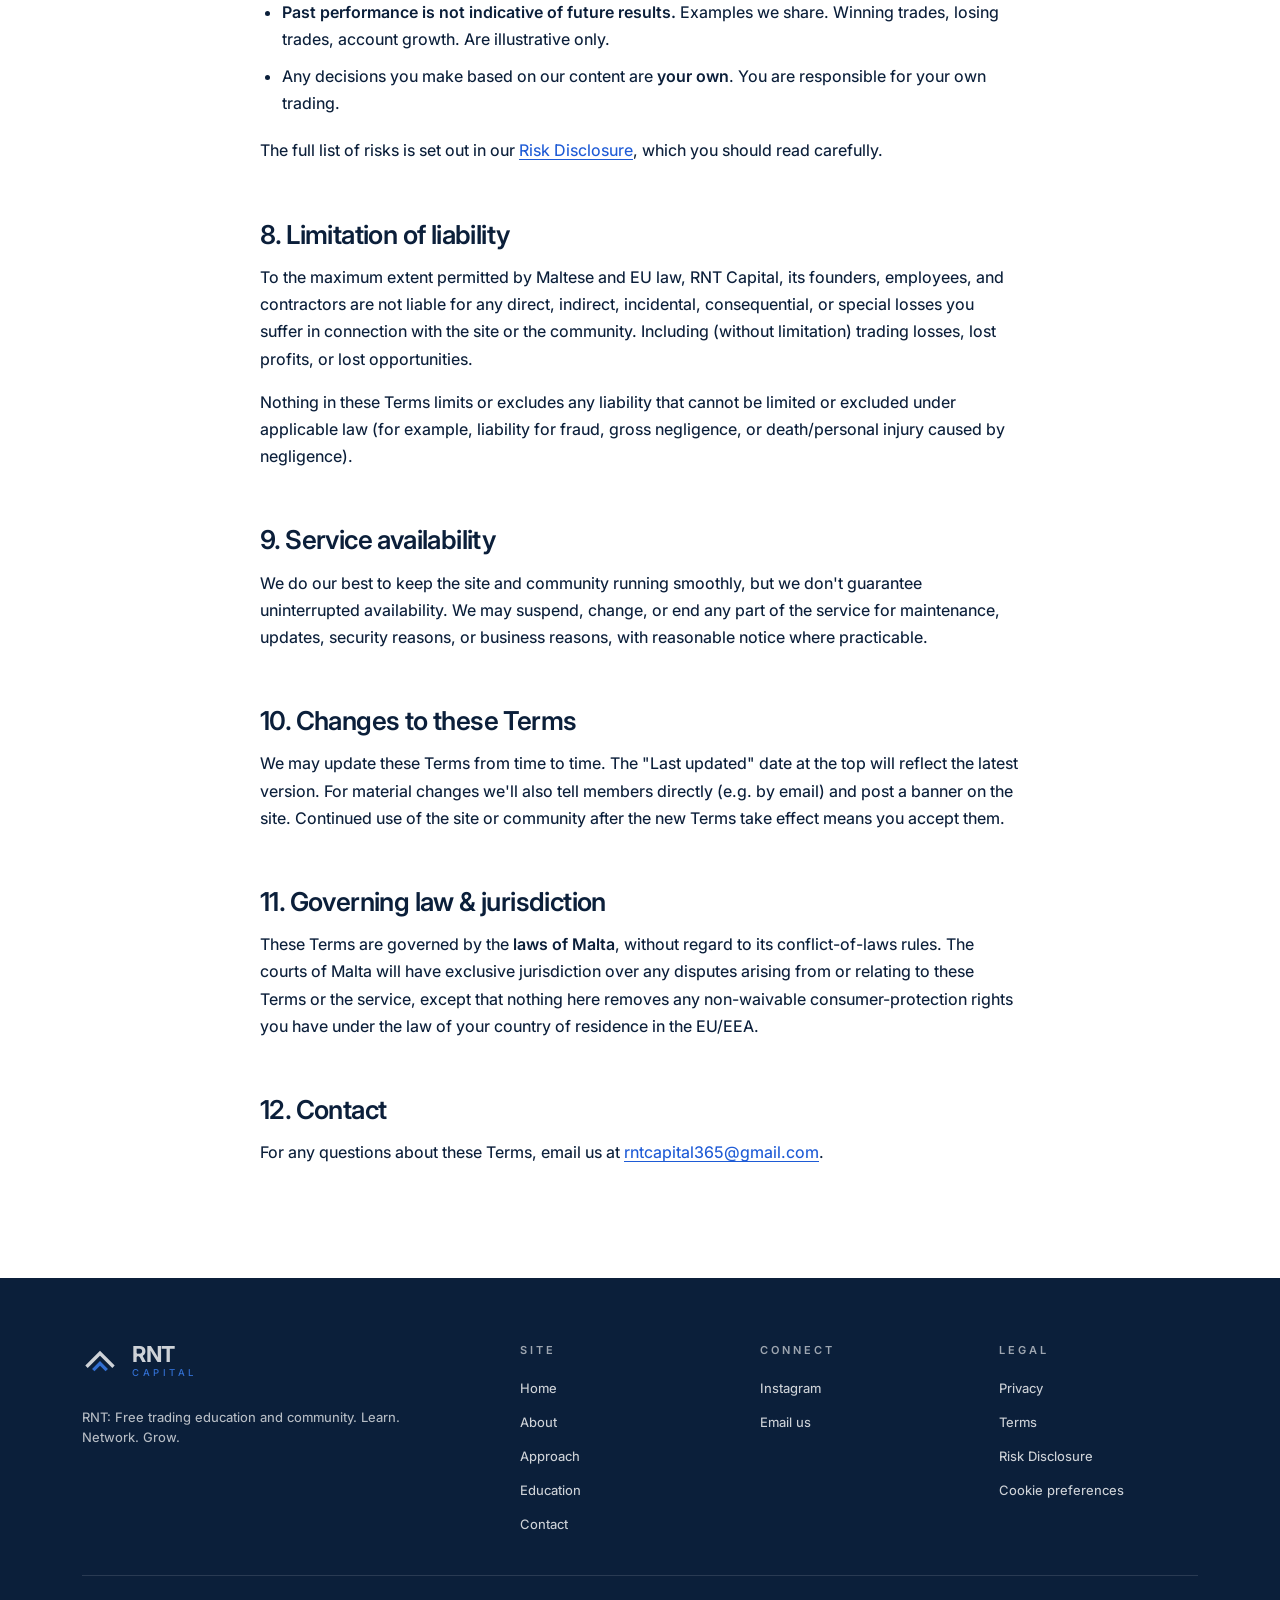
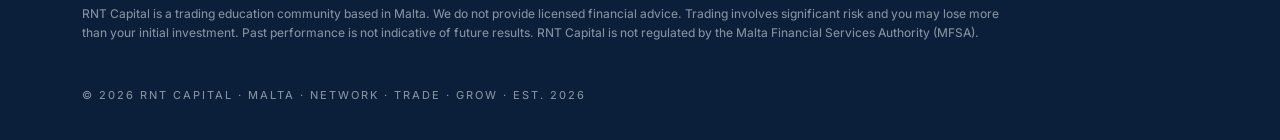
<file: site/terms.html>
<!doctype html>
<html lang="en">
<head>
<meta charset="utf-8" />
<meta name="viewport" content="width=device-width, initial-scale=1" />
<title>Terms &amp; Conditions · RNT Capital</title>
<meta name="description" content="The terms governing your use of RNT Capital's education and trading-signals community." />
<link rel="preconnect" href="https://fonts.googleapis.com">
<link rel="preconnect" href="https://fonts.gstatic.com" crossorigin>
<link href="https://fonts.googleapis.com/css2?family=Inter:wght@400;450;500;600;700&display=swap" rel="stylesheet">
<link rel="stylesheet" href="styles.css">
</head>
<body>

<header class="site-header">
  <div class="wrap nav">
    <a href="index.html" class="lockup" aria-label="RNT Capital home">
      <svg width="40" height="40" viewBox="0 0 64 64" aria-hidden="true"><path d="M8 44 L32 20 L56 44" stroke="#0B1F3A" stroke-width="6" fill="none" /><path d="M20 50 L32 38 L44 50" stroke="#1E5BD6" stroke-width="6" fill="none" /></svg>
      <span class="lockup-text"><span class="lockup-rnt">RNT</span><span class="lockup-cap">Capital</span></span>
    </a>
    <nav class="nav-links" aria-label="Primary">
      <a href="index.html">Home</a>
      <a href="about.html">About</a>
      <a href="approach.html">Approach</a>
      <a href="education.html">Education</a>
      <a href="contact.html">Contact</a>
    </nav>
    <a href="contact.html" class="btn btn-primary">Apply to join →</a>
  </div>
</header>

<main>
  <section class="page-hero">
    <div class="wrap reveal">
      <div class="crumb">Legal</div>
      <h1>Terms &amp; <span class="accent-grad">Conditions</span></h1>
      <p class="lead" style="margin-top: 20px;">The rules that govern your use of this site and the RNT Capital community. Plain English, no surprises.</p>
      <p class="legal-meta">Last updated: 8 May 2026 · Effective immediately</p>
    </div>
  </section>

  <section class="section">
    <div class="wrap">
      <div class="legal-content reveal">

        <h2>1. About these terms</h2>
        <p>These terms ("Terms") form an agreement between you and RNT Capital ("RNT", "we", "us"), a trading education community based in Malta. By using this website or applying to join the community, you agree to be bound by these Terms and by our <a href="privacy.html">Privacy Policy</a> and <a href="risk.html">Risk Disclosure</a>.</p>
        <p>If you don't agree with any part of these Terms, please don't use the site or apply.</p>

        <h2>2. What we are (and what we're not)</h2>
        <p>RNT Capital is an <strong>education and community service</strong>. We share trading frameworks, lessons, market reads, journals, and trade setups (signals) with members. The intent is educational: to help you become a better, more disciplined trader.</p>
        <p>We are <strong>not</strong> a licensed investment firm, broker, or financial advisor. Specifically:</p>
        <ul>
          <li>RNT Capital is <strong>not regulated by the Malta Financial Services Authority (MFSA)</strong> as an investment advisor or any other licensed financial entity.</li>
          <li>Nothing on this site or in the community constitutes <strong>personal investment advice</strong>. We do not know your individual financial situation, risk tolerance, or objectives.</li>
          <li>The signals and setups we share are <strong>educational illustrations</strong>, not recommendations to buy, sell, or hold any specific instrument.</li>
        </ul>
        <p>If you need personal financial advice, please consult a properly licensed and regulated advisor in your jurisdiction.</p>

        <h2>3. Eligibility</h2>
        <p>To use this site or apply to the community you must be <strong>at least 18 years old</strong> and legally able to enter into a binding contract under the laws of your country of residence. We do not knowingly accept applications from minors.</p>
        <p>You must also confirm during the application that you understand trading involves risk and that RNT Capital does not provide personal financial advice.</p>

        <h2>4. Your responsibilities (acceptable use)</h2>
        <p>When using the site or participating in the community, you agree to:</p>
        <ul>
          <li>Provide accurate information when you apply, and keep it up to date.</li>
          <li>Treat other members and the founders with respect.</li>
          <li>Not share, copy, redistribute, resell, or screenshot-and-republish any of the content from inside the community without written permission.</li>
          <li>Not use the service to break the law, harass anyone, or to scam, mislead, or harm other members.</li>
          <li>Not use any of our signals or setups to make claims that you have personal advice from RNT Capital, or to give personal financial advice to others using our material.</li>
          <li>Not attempt to access, scrape, or interfere with the site, our systems, or other members' accounts.</li>
        </ul>
        <p>We may remove members and revoke access (with or without refund, depending on the breach) if these rules are not followed.</p>

        <h2>5. Intellectual property</h2>
        <p>All content on this website and inside the community (including the RNT Capital name, the chevron logo, written lessons, market reads, charts, journal templates, signals, video material, and the design of this site) is owned by RNT Capital or used with permission, and is protected by copyright and other intellectual-property laws.</p>
        <p>You get a personal, non-transferable, non-exclusive licence to read and use the content for your own learning while you are a member. You don't get the right to:</p>
        <ul>
          <li>Republish, resell, or redistribute our content;</li>
          <li>Use our content to build a competing service;</li>
          <li>Use our trademarks or branding without written permission;</li>
          <li>Remove copyright notices or attempt to obscure ownership.</li>
        </ul>
        <p>Anything you publicly post inside the community (e.g. journal screenshots, comments) remains yours, but by posting you grant RNT a non-exclusive licence to display it within the community for the duration of your membership.</p>

        <h2>6. Applications, payments &amp; refunds</h2>
        <p>Joining RNT Capital starts with the application form on the <a href="contact.html">Contact</a> page. We review every application and reserve the right to accept, decline, or place applicants on a waitlist. We don't have to give a reason for declining.</p>
        <p>If your application is accepted, joining details (including any membership fee, billing terms, and payment method) will be sent to you by email. By proceeding to pay you accept those joining terms in addition to these Terms.</p>
        <p><strong>Refund policy.</strong> Because the service consists of digital educational content delivered immediately on joining, all sales are <strong>final</strong> unless: (a) you have a statutory right to cancel under EU consumer law (which applies during a 14-day "cooling-off" period <em>before</em> any digital content is delivered, and which you may waive by accepting immediate access), or (b) we agree otherwise in writing. Refund requests in goodwill cases can be sent to <a href="mailto:rntcapital365@gmail.com">rntcapital365@gmail.com</a> and will be considered on a case-by-case basis.</p>

        <h2>7. Risk warning</h2>
        <p>You acknowledge that:</p>
        <ul>
          <li>Trading financial instruments (FX, indices, equities, crypto-assets, commodities, futures, etc.) carries a <strong>high level of risk</strong> and may not be suitable for all investors.</li>
          <li>You may <strong>lose some or all</strong> of your invested capital. With leveraged products you may lose <strong>more than your initial investment</strong>.</li>
          <li><strong>Past performance is not indicative of future results.</strong> Examples we share. Winning trades, losing trades, account growth. Are illustrative only.</li>
          <li>Any decisions you make based on our content are <strong>your own</strong>. You are responsible for your own trading.</li>
        </ul>
        <p>The full list of risks is set out in our <a href="risk.html">Risk Disclosure</a>, which you should read carefully.</p>

        <h2>8. Limitation of liability</h2>
        <p>To the maximum extent permitted by Maltese and EU law, RNT Capital, its founders, employees, and contractors are not liable for any direct, indirect, incidental, consequential, or special losses you suffer in connection with the site or the community. Including (without limitation) trading losses, lost profits, or lost opportunities.</p>
        <p>Nothing in these Terms limits or excludes any liability that cannot be limited or excluded under applicable law (for example, liability for fraud, gross negligence, or death/personal injury caused by negligence).</p>

        <h2>9. Service availability</h2>
        <p>We do our best to keep the site and community running smoothly, but we don't guarantee uninterrupted availability. We may suspend, change, or end any part of the service for maintenance, updates, security reasons, or business reasons, with reasonable notice where practicable.</p>

        <h2>10. Changes to these Terms</h2>
        <p>We may update these Terms from time to time. The "Last updated" date at the top will reflect the latest version. For material changes we'll also tell members directly (e.g. by email) and post a banner on the site. Continued use of the site or community after the new Terms take effect means you accept them.</p>

        <h2>11. Governing law &amp; jurisdiction</h2>
        <p>These Terms are governed by the <strong>laws of Malta</strong>, without regard to its conflict-of-laws rules. The courts of Malta will have exclusive jurisdiction over any disputes arising from or relating to these Terms or the service, except that nothing here removes any non-waivable consumer-protection rights you have under the law of your country of residence in the EU/EEA.</p>

        <h2>12. Contact</h2>
        <p>For any questions about these Terms, email us at <a href="mailto:rntcapital365@gmail.com">rntcapital365@gmail.com</a>.</p>
      </div>
    </div>
  </section>
</main>

<footer class="site-footer">
  <div class="wrap">
    <div class="footer-grid">
      <div class="footer-col">
        <a href="index.html" class="lockup dark" style="margin-bottom: 16px;" aria-label="RNT Capital home">
          <svg width="36" height="36" viewBox="0 0 64 64" aria-hidden="true"><path d="M8 44 L32 20 L56 44" stroke="white" stroke-width="6" fill="none" /><path d="M20 50 L32 38 L44 50" stroke="#3B82F6" stroke-width="6" fill="none" /></svg>
          <span class="lockup-text"><span class="lockup-rnt">RNT</span><span class="lockup-cap">Capital</span></span>
        </a>
        <p style="font-size: 13px; opacity: 0.7; max-width: 320px; margin-top: 14px;">RNT: Free trading education and community. Learn. Network. Grow.</p>
      </div>
      <div class="footer-col"><h4>Site</h4><ul><li><a href="index.html">Home</a></li><li><a href="about.html">About</a></li><li><a href="approach.html">Approach</a></li><li><a href="education.html">Education</a></li><li><a href="contact.html">Contact</a></li></ul></div>
      <div class="footer-col"><h4>Connect</h4><ul><li><a href="https://www.instagram.com/rnt.capital/" target="_blank" rel="noopener">Instagram</a></li><li><a href="mailto:rntcapital365@gmail.com">Email us</a></li></ul></div>
      <div class="footer-col"><h4>Legal</h4><ul><li><a href="privacy.html">Privacy</a></li><li><a href="terms.html">Terms</a></li><li><a href="risk.html">Risk Disclosure</a></li><li><a href="#" data-cookie-action="manage">Cookie preferences</a></li></ul></div>
    </div>
    <p class="footer-disclaimer">RNT Capital is a trading education community based in Malta. We do not provide licensed financial advice. Trading involves significant risk and you may lose more than your initial investment. Past performance is not indicative of future results. RNT Capital is not regulated by the Malta Financial Services Authority (MFSA).</p>
    <div class="footer-meta"><span>© 2026 RNT Capital · Malta · Network · Trade · Grow · Est. 2026</span></div>
  </div>
</footer>

<script src="cookie-consent.js" defer></script>
<script src="reveal.js" defer></script>
</body>
</html>
</file>
<file: site/styles.css>
/* RNT Capital — site styles. Shared by all pages. */
:root {
  --ink: #0B1F3A;
  --ink-2: #15315a;
  --brand: #1E5BD6;
  --bright: #3B82F6;
  --soft: #7DA9D9;
  --paper: #FFFFFF;
  --mist: #F5F7FB;
  --warm: #FAFAF7;
  --hairline: #E4E8F0;
  --faint: #EEF2F8;
  --shadow-sm: 0 1px 2px rgba(11, 31, 58, 0.04);
  --shadow-md: 0 10px 28px -10px rgba(11, 31, 58, 0.14);
  --shadow-lg: 0 24px 48px -18px rgba(11, 31, 58, 0.20);
  --ring: 0 0 0 3px rgba(30, 91, 214, 0.28);
  --ease: cubic-bezier(0.22, 0.61, 0.36, 1);
}

* { box-sizing: border-box; }
html, body { margin: 0; padding: 0; }
html { scroll-behavior: smooth; }
body {
  font-family: 'Inter', system-ui, -apple-system, sans-serif;
  color: var(--ink);
  background: var(--paper);
  font-weight: 450;
  line-height: 1.5;
  -webkit-font-smoothing: antialiased;
  text-rendering: optimizeLegibility;
}
a { color: inherit; text-decoration: none; }

:focus { outline: none; }
:focus-visible {
  outline: none;
  box-shadow: var(--ring);
  border-radius: 6px;
}
::selection { background: rgba(30, 91, 214, 0.18); color: var(--ink); }

/* Honour the hidden attribute even when other display rules are set */
[hidden] { display: none !important; }

/* ── Layout ─────────────────────────────────────────────────────────────── */
.wrap { max-width: 1180px; margin: 0 auto; padding: 0 32px; }
.section { padding: 96px 0; }
.section.tight { padding: 64px 0; }
.section.dark { background: var(--ink); color: white; }
.section.warm { background: var(--warm); }
.section.mist { background: var(--mist); }

/* ── Header ─────────────────────────────────────────────────────────────── */
.site-header {
  position: sticky; top: 0; z-index: 50;
  background: rgba(255,255,255,0.85);
  backdrop-filter: saturate(160%) blur(12px);
  -webkit-backdrop-filter: saturate(160%) blur(12px);
  border-bottom: 1px solid var(--hairline);
}
.nav {
  display: flex; align-items: center; justify-content: space-between;
  padding: 18px 0;
}
.nav-links {
  display: flex; gap: 32px; align-items: center;
  font-size: 14px; font-weight: 500;
}
.nav-links a {
  color: var(--ink); opacity: 0.7;
  position: relative; padding: 4px 0;
  transition: opacity .2s var(--ease), color .2s var(--ease);
}
.nav-links a::after {
  content: "";
  position: absolute; left: 0; right: 0; bottom: -3px;
  height: 2px; border-radius: 2px;
  background: var(--brand);
  transform: scaleX(0); transform-origin: left;
  transition: transform .25s var(--ease);
}
.nav-links a:hover { opacity: 1; }
.nav-links a:hover::after,
.nav-links a.active::after { transform: scaleX(1); }
.nav-links a.active { opacity: 1; color: var(--brand); }

/* ── Lockup ─────────────────────────────────────────────────────────────── */
.lockup { display: inline-flex; align-items: center; gap: 14px; }
.lockup-text { display: flex; flex-direction: column; line-height: 1; gap: 3px; }
.lockup-rnt { font-weight: 700; font-size: 22px; letter-spacing: -0.5px; color: var(--ink); }
.lockup-cap {
  font-weight: 500; font-size: 9.5px; letter-spacing: 3.5px;
  color: var(--brand); text-transform: uppercase;
}
.lockup.dark .lockup-rnt { color: white; }
.lockup.dark .lockup-cap { color: var(--bright); }

/* ── Buttons ────────────────────────────────────────────────────────────── */
.btn {
  display: inline-flex; align-items: center; gap: 8px;
  font-weight: 600; font-size: 14px;
  padding: 12px 20px; border-radius: 8px;
  border: 1px solid transparent;
  cursor: pointer; text-decoration: none;
  transition: transform .15s var(--ease), box-shadow .2s var(--ease),
              background .2s var(--ease), border-color .2s var(--ease), color .2s var(--ease);
  font-family: inherit;
  white-space: nowrap;
}
.btn:hover { transform: translateY(-1px); }
.btn:active { transform: translateY(0); }
.btn-primary { background: var(--ink); color: white; box-shadow: var(--shadow-sm); }
.btn-primary:hover { background: var(--ink-2); box-shadow: var(--shadow-md); }
.btn-accent { background: var(--brand); color: white; box-shadow: var(--shadow-sm); }
.btn-accent:hover { background: #1a4fbc; box-shadow: var(--shadow-md); }
.btn-ghost { background: transparent; color: var(--ink); border-color: var(--hairline); }
.btn-ghost:hover { border-color: var(--ink); background: var(--mist); }
.btn-link {
  color: var(--brand); padding: 12px 0; font-weight: 600;
  position: relative;
}
.btn-link::after {
  content: ""; position: absolute; left: 0; right: 0; bottom: 8px;
  height: 1px; background: var(--brand); transform: scaleX(0); transform-origin: left;
  transition: transform .25s var(--ease);
}
.btn-link:hover::after { transform: scaleX(1); }

/* ── Type ───────────────────────────────────────────────────────────────── */
.eyebrow {
  font-size: 11px; font-weight: 500; letter-spacing: 4px;
  color: var(--brand); text-transform: uppercase;
}
.eyebrow.muted { color: var(--ink); opacity: 0.55; }
h1, h2, h3, h4 { font-family: inherit; margin: 0; letter-spacing: -0.5px; }
h1 {
  font-weight: 600; font-size: 64px; line-height: 0.98;
  letter-spacing: -2px; text-wrap: balance;
}
h2 {
  font-weight: 600; font-size: 44px; line-height: 1.05;
  letter-spacing: -1.2px; text-wrap: balance;
}
h3 { font-weight: 600; font-size: 22px; letter-spacing: -0.4px; }
.lead { font-size: 18px; line-height: 1.55; opacity: 0.78; max-width: 560px; }
.muted { opacity: 0.7; }
.accent { color: var(--brand); }
.accent-grad {
  background: linear-gradient(95deg, var(--brand) 0%, var(--bright) 50%, var(--soft) 100%);
  -webkit-background-clip: text; background-clip: text;
  -webkit-text-fill-color: transparent; color: transparent;
}

/* ── Cards ──────────────────────────────────────────────────────────────── */
.card {
  background: white; border: 1px solid var(--hairline);
  border-radius: 12px; padding: 28px;
  display: flex; flex-direction: column; gap: 14px;
  transition: transform .25s var(--ease), box-shadow .25s var(--ease), border-color .25s var(--ease);
}
.card.tilt:hover {
  transform: translateY(-3px);
  box-shadow: var(--shadow-md);
  border-color: rgba(30, 91, 214, 0.28);
}
.grid-3 { display: grid; grid-template-columns: repeat(3, 1fr); gap: 20px; }
.grid-2 { display: grid; grid-template-columns: repeat(2, 1fr); gap: 24px; }

/* ── Footer ─────────────────────────────────────────────────────────────── */
.site-footer {
  background: var(--ink); color: white; padding: 64px 0 36px;
}
.footer-grid {
  display: grid; grid-template-columns: 2fr 1fr 1fr 1fr; gap: 40px;
  padding-bottom: 40px; border-bottom: 1px solid rgba(255,255,255,0.12);
}
.footer-col h4 {
  font-size: 11px; font-weight: 600; letter-spacing: 3px;
  text-transform: uppercase; opacity: 0.6; margin-bottom: 16px;
}
.footer-col ul { list-style: none; padding: 0; margin: 0; display: flex; flex-direction: column; gap: 10px; }
.footer-col a {
  font-size: 13px; opacity: 0.8;
  transition: opacity .2s var(--ease), color .2s var(--ease);
}
.footer-col a:hover { opacity: 1; color: var(--bright); }
.footer-meta {
  display: flex; justify-content: space-between; align-items: center;
  padding-top: 28px; font-size: 11px; letter-spacing: 2px;
  text-transform: uppercase; opacity: 0.5;
}

/* ── Forms ──────────────────────────────────────────────────────────────── */
.field { display: flex; flex-direction: column; gap: 8px; }
.field label {
  font-size: 11px; font-weight: 600; letter-spacing: 2.5px;
  text-transform: uppercase; opacity: 0.7;
}
.field label .req { color: var(--brand); margin-left: 4px; }
.field input, .field textarea, .field select {
  font-family: inherit; font-size: 15px; color: var(--ink);
  padding: 14px 16px; border: 1px solid var(--hairline); border-radius: 8px;
  background: white; transition: border .2s var(--ease), box-shadow .2s var(--ease);
}
.field input:focus, .field textarea:focus, .field select:focus {
  outline: none; border-color: var(--brand);
  box-shadow: 0 0 0 4px rgba(30,91,214,0.14);
}
.field textarea { resize: vertical; min-height: 140px; }
.field-row { display: grid; grid-template-columns: 1fr 1fr; gap: 16px; }
.checkbox-row { display: flex; gap: 10px; align-items: flex-start; font-size: 13px; opacity: 0.75; }
.checkbox-row input { margin-top: 3px; accent-color: var(--brand); }
.help { font-size: 12px; opacity: 0.6; }

/* Multi-checkbox grid (markets traded etc.) */
.checkbox-grid {
  display: grid;
  grid-template-columns: repeat(2, 1fr);
  gap: 10px;
}
.checkbox-cell {
  display: flex; align-items: center; gap: 10px;
  padding: 12px 14px;
  border: 1px solid var(--hairline);
  border-radius: 8px;
  cursor: pointer;
  transition: border-color .2s var(--ease), background .2s var(--ease), color .2s var(--ease);
  font-size: 14px; font-weight: 500;
  user-select: none;
  background: white;
}
.checkbox-cell:hover {
  border-color: rgba(30,91,214,0.5);
  background: var(--mist);
}
.checkbox-cell input {
  margin: 0;
  accent-color: var(--brand);
  width: 16px; height: 16px;
  cursor: pointer;
}
.checkbox-cell:has(input:checked) {
  border-color: var(--brand);
  background: rgba(30, 91, 214, 0.06);
  color: var(--brand);
}

/* Field error states */
.field-error {
  font-size: 12px;
  color: #DC2626;
  margin-top: 2px;
  font-weight: 500;
}
.field.has-error input,
.field.has-error select,
.field.has-error textarea {
  border-color: #DC2626;
  box-shadow: 0 0 0 3px rgba(220, 38, 38, 0.1);
}
.field.has-error .checkbox-grid {
  outline: 1px solid #DC2626;
  outline-offset: 2px;
  border-radius: 8px;
}
.checkbox-row.has-error label,
.checkbox-row.has-error + .field-error { color: #DC2626; }

/* ── Hero glow background ──────────────────────────────────────────────── */
.hero-section {
  position: relative;
  isolation: isolate;
  overflow: hidden;
}
.hero-section::before {
  content: "";
  position: absolute;
  inset: -20% -10% auto -10%;
  height: 90%;
  background:
    radial-gradient(ellipse 55% 60% at 82% 25%, rgba(30, 91, 214, 0.18), transparent 65%),
    radial-gradient(ellipse 45% 55% at 12% 30%, rgba(125, 169, 217, 0.14), transparent 70%);
  z-index: -1;
  pointer-events: none;
}

/* ── Hero chart panel (TradingView Symbol Overview) ────────────────────── */
.hero-visual-wrap {
  height: 100%;
  min-height: 420px;
  display: block;
}
.hero-chart {
  background: var(--ink);
  border-radius: 14px;
  border: 1px solid rgba(255, 255, 255, 0.06);
  height: 100%;
  min-height: 420px;
  display: flex;
  flex-direction: column;
  overflow: hidden;
  box-shadow: 0 30px 60px -25px rgba(11, 31, 58, 0.5);
  position: relative;
}
.hero-chart-head {
  padding: 16px 22px;
  display: flex;
  justify-content: space-between;
  align-items: center;
  font-size: 11px;
  letter-spacing: 1.5px;
  text-transform: uppercase;
  color: rgba(255, 255, 255, 0.6);
  font-weight: 500;
  border-bottom: 1px solid rgba(255, 255, 255, 0.06);
  flex: none;
}
.hero-chart-symbol {
  color: white;
  font-weight: 600;
  letter-spacing: 1.5px;
}
.hero-chart .tradingview-widget-container {
  flex: 1;
  width: 100%;
  height: auto;
  min-height: 320px;
  position: relative;
}
.hero-chart .tradingview-widget-container__widget {
  width: 100%;
  height: 100%;
  min-height: 320px;
}
.hero-chart-foot {
  padding: 8px 22px;
  font-size: 9px;
  letter-spacing: 1.5px;
  text-transform: uppercase;
  color: rgba(255, 255, 255, 0.35);
  border-top: 1px solid rgba(255, 255, 255, 0.06);
  text-align: right;
  flex: none;
}
.hero-chart-fallback {
  position: absolute;
  inset: 0;
  display: flex;
  flex-direction: column;
  align-items: center;
  justify-content: center;
  gap: 12px;
  padding: 24px;
  text-align: center;
}
.hero-chart-fallback p {
  margin: 0;
  font-size: 13px;
  letter-spacing: 1px;
  color: rgba(255, 255, 255, 0.5);
  text-transform: uppercase;
  font-weight: 500;
}
.hero-chart-fallback-btn {
  background: none;
  border: 1px solid rgba(255, 255, 255, 0.18);
  color: rgba(255, 255, 255, 0.85);
  padding: 8px 16px;
  border-radius: 6px;
  cursor: pointer;
  font-size: 12px;
  font-weight: 500;
  font-family: inherit;
  letter-spacing: 0.3px;
  transition: border-color .2s var(--ease), background .2s var(--ease);
}
.hero-chart-fallback-btn:hover {
  border-color: rgba(255, 255, 255, 0.4);
  background: rgba(255, 255, 255, 0.04);
}

/* ── Approach: clean Do/Don't list (no · prefix) ───────────────────────── */
.practice-list {
  list-style: none;
  padding: 0;
  margin: 8px 0 0;
  display: flex;
  flex-direction: column;
  gap: 14px;
  font-size: 15px;
}
.practice-list li {
  position: relative;
  padding-left: 26px;
  line-height: 1.55;
}
.practice-list li::before {
  content: "";
  position: absolute;
  left: 0;
  top: 9px;
  width: 14px;
  height: 8px;
  border-left: 2px solid var(--brand);
  border-bottom: 2px solid var(--brand);
  transform: rotate(-45deg);
  border-bottom-left-radius: 2px;
}
.practice-list--negative li {
  opacity: 0.92;
}
.practice-list--negative li::before {
  border: 0;
  width: 12px;
  height: 12px;
  top: 7px;
  background:
    linear-gradient(45deg, transparent calc(50% - 1px), #B91C1C calc(50% - 1px), #B91C1C calc(50% + 1px), transparent calc(50% + 1px)),
    linear-gradient(-45deg, transparent calc(50% - 1px), #B91C1C calc(50% - 1px), #B91C1C calc(50% + 1px), transparent calc(50% + 1px));
  transform: none;
  border-radius: 0;
}

/* ── Education: member-only notes (replace dead links) ─────────────────── */
.member-only-note {
  display: inline-flex;
  align-items: center;
  font-size: 12px;
  font-weight: 500;
  letter-spacing: 1.5px;
  text-transform: uppercase;
  color: var(--brand);
  background: var(--faint);
  padding: 6px 12px;
  border-radius: 999px;
  border: 1px solid rgba(30, 91, 214, 0.18);
  align-self: flex-start;
  margin-top: 4px;
}
.member-only-note--inline {
  align-self: auto;
  margin-top: 0;
  white-space: nowrap;
}

/* ── About: founder bio placeholders ───────────────────────────────────── */
.bio-placeholder {
  text-align: center;
  padding: 48px 32px;
  border-style: dashed;
  background: var(--mist);
}
.bio-placeholder .tag {
  align-self: center;
  margin: 0 auto 14px;
}
.bio-placeholder h3 {
  margin: 0 0 8px;
  font-size: 20px;
}
.bio-placeholder p {
  margin: 0;
}

/* ── Page hero ──────────────────────────────────────────────────────────── */
.page-hero {
  padding: 80px 0 64px;
  border-bottom: 1px solid var(--hairline);
  background: var(--warm);
  position: relative;
  overflow: hidden;
  isolation: isolate;
}
.page-hero::before {
  content: "";
  position: absolute;
  inset: -40% -10% auto auto;
  width: 600px; height: 600px;
  background: radial-gradient(circle, rgba(30,91,214,0.10), transparent 60%);
  z-index: -1;
  pointer-events: none;
}
.page-hero .crumb {
  font-size: 11px; font-weight: 500; letter-spacing: 4px;
  color: var(--brand); text-transform: uppercase; margin-bottom: 16px;
}

/* ── Misc ───────────────────────────────────────────────────────────────── */
.divider { height: 1px; background: var(--hairline); }
.tag {
  display: inline-flex; align-items: center;
  font-size: 11px; font-weight: 600; letter-spacing: 1.5px;
  padding: 4px 10px; border-radius: 999px;
  background: var(--faint); color: var(--brand);
}
.tag.dark { background: rgba(255,255,255,0.1); color: white; }

/* Pill badge with dot */
.pill {
  display: inline-flex; align-items: center; gap: 8px;
  padding: 6px 14px;
  background: var(--faint);
  color: var(--brand);
  border: 1px solid rgba(30,91,214,0.18);
  border-radius: 999px;
  font-size: 12px; font-weight: 500; letter-spacing: 1px; text-transform: uppercase;
}
.pill .dot {
  width: 6px; height: 6px; border-radius: 50%;
  background: var(--brand);
  animation: dot-pulse 2s var(--ease) infinite;
}
@keyframes dot-pulse {
  0%, 100% { opacity: 1; }
  50%      { opacity: 0.35; }
}

/* ── CTA banner ─────────────────────────────────────────────────────────── */
.cta-banner {
  background: linear-gradient(135deg, var(--ink) 0%, #102a4d 100%);
  color: white; border-radius: 16px;
  padding: 56px 48px; display: flex; justify-content: space-between;
  align-items: center; gap: 32px; position: relative; overflow: hidden;
  box-shadow: var(--shadow-lg);
}
.cta-banner h2 { max-width: 560px; }
.cta-banner .grid-bg {
  position: absolute; inset: 0; opacity: 0.06; pointer-events: none;
  background-image:
    linear-gradient(white 1px, transparent 1px),
    linear-gradient(90deg, white 1px, transparent 1px);
  background-size: 40px 40px;
}
.cta-banner::after {
  content: "";
  position: absolute;
  width: 360px; height: 360px;
  right: -120px; top: -120px;
  background: radial-gradient(circle, rgba(59,130,246,0.35), transparent 60%);
  pointer-events: none;
}

/* ── Stats row ──────────────────────────────────────────────────────────── */
.stats { display: grid; grid-template-columns: repeat(3, 1fr); gap: 0; }
.stat-cell {
  padding: 32px 24px; border-right: 1px solid var(--hairline);
  display: flex; flex-direction: column; gap: 6px;
}
.stat-cell:last-child { border-right: none; }
.stat-cell .num {
  font-weight: 600; font-size: 44px; letter-spacing: -1.4px;
  color: var(--brand); font-feature-settings: "tnum";
}
.stat-cell .lbl { font-size: 12px; font-weight: 500; opacity: 0.65; }

/* ── Stats cards (homepage) — robust block layout ──────────────────────── */
.stats-cards {
  display: grid;
  grid-template-columns: repeat(3, 1fr);
  gap: 16px;
}
.stat-card {
  display: block;
  padding: 28px 24px;
  background: white;
  border: 1px solid var(--hairline);
  border-radius: 12px;
  transition: border-color .2s var(--ease), box-shadow .2s var(--ease), transform .2s var(--ease);
}
.stat-card:hover {
  border-color: rgba(30, 91, 214, 0.28);
  box-shadow: var(--shadow-md);
  transform: translateY(-2px);
}
.stat-card-value {
  display: block;
  font-weight: 600;
  font-size: 44px;
  line-height: 1;
  letter-spacing: -1.4px;
  color: var(--brand);
  font-feature-settings: "tnum";
  margin-bottom: 12px;
}
.stat-card-label {
  display: block;
  font-size: 14px;
  font-weight: 500;
  line-height: 1.5;
  color: var(--ink);
  opacity: 0.72;
}
@media (max-width: 720px) {
  .stats-cards { grid-template-columns: 1fr; gap: 12px; }
  .stat-card { padding: 22px 20px; }
  .stat-card-value { font-size: 36px; }
}

/* ── Live market ticker (TradingView widget) ──────────────────────────── */
.market-ticker {
  background: var(--ink);
  border-bottom: 1px solid rgba(255,255,255,0.06);
  min-height: 46px;
  overflow: hidden;
  position: relative;
}
.market-ticker .tradingview-widget-container {
  height: 46px;
}
.market-ticker::before, .market-ticker::after {
  content: "";
  position: absolute; top: 0; bottom: 0; width: 56px;
  z-index: 2; pointer-events: none;
}
.market-ticker::before { left: 0; background: linear-gradient(to right, var(--ink), transparent); }
.market-ticker::after  { right: 0; background: linear-gradient(to left,  var(--ink), transparent); }

/* ── Marquee ticker ─────────────────────────────────────────────────────── */
.ticker {
  background: var(--ink);
  color: white;
  overflow: hidden;
  position: relative;
}
.ticker::before, .ticker::after {
  content: "";
  position: absolute; top: 0; bottom: 0; width: 80px;
  z-index: 2; pointer-events: none;
}
.ticker::before { left: 0; background: linear-gradient(to right, var(--ink), transparent); }
.ticker::after  { right: 0; background: linear-gradient(to left,  var(--ink), transparent); }
.ticker-track {
  display: flex; gap: 56px;
  padding: 16px 0;
  width: max-content;
  animation: ticker 50s linear infinite;
}
.ticker:hover .ticker-track { animation-play-state: paused; }
.ticker-item {
  display: inline-flex; align-items: center; gap: 14px;
  font-size: 12px; font-weight: 500;
  letter-spacing: 2.5px; text-transform: uppercase;
  white-space: nowrap;
  opacity: 0.85;
}
.ticker-item .dot {
  width: 4px; height: 4px; border-radius: 50%;
  background: var(--bright);
  flex-shrink: 0;
}
@keyframes ticker {
  from { transform: translateX(0); }
  to   { transform: translateX(-50%); }
}

/* ── Testimonials ──────────────────────────────────────────────────────── */
.testimonial {
  background: white;
  border: 1px solid var(--hairline);
  border-radius: 14px;
  padding: 28px;
  display: flex;
  flex-direction: column;
  gap: 20px;
  transition: border-color .25s var(--ease), box-shadow .25s var(--ease), transform .25s var(--ease);
}
.testimonial:hover {
  border-color: rgba(30, 91, 214, 0.28);
  box-shadow: var(--shadow-md);
  transform: translateY(-3px);
}
.testimonial blockquote {
  margin: 0;
  font-size: 16px;
  line-height: 1.6;
  letter-spacing: -0.1px;
  color: var(--ink);
  position: relative;
  padding-left: 18px;
}
.testimonial blockquote::before {
  content: "";
  position: absolute;
  left: 0; top: 4px; bottom: 4px;
  width: 3px;
  border-radius: 2px;
  background: var(--brand);
}
.testimonial .who {
  display: flex;
  align-items: center;
  gap: 12px;
  font-size: 13px;
  border-top: 1px solid var(--hairline);
  padding-top: 18px;
  margin-top: auto;
}
.testimonial .who .avatar {
  width: 38px; height: 38px;
  border-radius: 50%;
  background: var(--ink);
  color: white;
  display: inline-flex;
  align-items: center;
  justify-content: center;
  font-weight: 600;
  font-size: 13px;
  letter-spacing: 0.5px;
  flex-shrink: 0;
}
.testimonial .who strong { display: block; font-weight: 600; font-size: 13px; }
.testimonial .who span { opacity: 0.6; font-size: 12px; }

/* ── FAQ ───────────────────────────────────────────────────────────────── */
.faq { display: flex; flex-direction: column; max-width: 820px; }
.faq details {
  border-bottom: 1px solid var(--hairline);
}
.faq details:first-child { border-top: 1px solid var(--hairline); }
.faq summary {
  list-style: none;
  cursor: pointer;
  display: flex;
  justify-content: space-between;
  align-items: center;
  gap: 24px;
  padding: 24px 0;
  font-size: 19px;
  font-weight: 500;
  letter-spacing: -0.2px;
  color: var(--ink);
  transition: color .2s var(--ease);
}
.faq summary::-webkit-details-marker { display: none; }
.faq summary::after {
  content: "";
  width: 28px; height: 28px;
  border-radius: 999px;
  background: var(--faint);
  background-image:
    linear-gradient(var(--brand), var(--brand)),
    linear-gradient(var(--brand), var(--brand));
  background-size: 12px 2px, 2px 12px;
  background-position: center, center;
  background-repeat: no-repeat, no-repeat;
  flex-shrink: 0;
  transition: background-size .25s var(--ease), transform .25s var(--ease), background-color .2s var(--ease);
}
.faq summary:hover { color: var(--brand); }
.faq details[open] summary { color: var(--brand); }
.faq details[open] summary::after {
  background-size: 12px 2px, 0 0;
  background-color: rgba(30, 91, 214, 0.14);
  transform: rotate(180deg);
}
.faq details > div {
  padding: 0 0 26px;
  font-size: 15px;
  line-height: 1.65;
  opacity: 0.78;
  max-width: 720px;
  animation: faq-in .35s var(--ease);
}
@keyframes faq-in {
  from { opacity: 0; transform: translateY(-4px); }
  to   { opacity: 0.78; transform: none; }
}

/* ── Free-reads resource cards (expandable) ────────────────────────────── */
.resources-list { display: flex; flex-direction: column; gap: 16px; }

.resource-card {
  background: white;
  border: 1px solid var(--hairline);
  border-radius: 14px;
  padding: 28px;
  transition: border-color .25s var(--ease), box-shadow .25s var(--ease), background .25s var(--ease);
}
.resource-card:hover {
  border-color: rgba(30,91,214,0.28);
  box-shadow: var(--shadow-md);
}
.resource-card[open] {
  border-color: rgba(30,91,214,0.4);
  box-shadow: var(--shadow-md);
}

.resource-card summary {
  list-style: none;
  cursor: pointer;
  display: flex;
  flex-direction: column;
  gap: 12px;
}
.resource-card summary::-webkit-details-marker { display: none; }

.resource-head {
  display: flex;
  align-items: center;
  gap: 16px;
  flex-wrap: wrap;
}
.resource-time {
  font-size: 11px;
  letter-spacing: 1.5px;
  text-transform: uppercase;
  opacity: 0.55;
  font-weight: 500;
}
.resource-card h3 {
  margin: 0;
  font-size: 22px;
  letter-spacing: -0.4px;
}
.resource-blurb {
  margin: 0;
  font-size: 15px;
  line-height: 1.55;
  max-width: 720px;
}

.resource-toggle {
  display: inline-flex;
  align-items: center;
  gap: 6px;
  margin-top: 4px;
  color: var(--brand);
  font-weight: 600;
  font-size: 14px;
}
.resource-toggle::before { content: 'Read more'; }
.resource-toggle::after {
  content: '→';
  display: inline-block;
  transition: transform .25s var(--ease);
}
.resource-card:hover .resource-toggle::after { transform: translateX(3px); }
.resource-card[open] .resource-toggle::before { content: 'Read less'; }
.resource-card[open] .resource-toggle::after { transform: rotate(-90deg); }
.resource-card[open]:hover .resource-toggle::after { transform: rotate(-90deg); }

.resource-body {
  margin-top: 24px;
  padding-top: 24px;
  border-top: 1px solid var(--hairline);
  font-size: 15px;
  line-height: 1.7;
  color: var(--ink);
  animation: faq-in .35s var(--ease);
  max-width: 760px;
}
.resource-body p { margin: 0 0 16px; opacity: 0.85; }
.resource-body h4 {
  font-size: 16px;
  font-weight: 600;
  margin: 24px 0 8px;
  letter-spacing: -0.2px;
  color: var(--ink);
  opacity: 1;
}
.resource-body strong { font-weight: 600; }
.resource-body em { font-style: italic; opacity: 0.95; }

.resource-cta {
  margin-top: 28px;
  padding: 20px 24px;
  background: var(--mist);
  border-radius: 10px;
  display: flex;
  justify-content: space-between;
  align-items: center;
  gap: 16px;
  flex-wrap: wrap;
  border: 1px solid rgba(30,91,214,0.12);
}
.resource-cta span {
  font-size: 14px;
  font-weight: 500;
  opacity: 0.9;
}

@media (max-width: 620px) {
  .resource-card { padding: 22px; }
  .resource-card h3 { font-size: 19px; }
  .resource-cta { flex-direction: column; align-items: flex-start; padding: 18px 20px; }
}

/* ── Logo cloud / "as covered in" strip ─────────────────────────────────── */
.logo-cloud {
  display: flex; align-items: center; justify-content: space-between;
  gap: 32px; flex-wrap: wrap;
  padding: 24px 0;
  opacity: 0.55;
}
.logo-cloud span {
  font-size: 14px; font-weight: 600;
  letter-spacing: 2.5px; text-transform: uppercase;
}

/* ── Scroll reveal ─────────────────────────────────────────────────────── */
.reveal {
  opacity: 0;
  transform: translateY(16px);
  transition: opacity .7s var(--ease), transform .7s var(--ease);
  will-change: opacity, transform;
}
.reveal.is-visible { opacity: 1; transform: none; }
.reveal-stagger > * { transition-delay: calc(var(--i, 0) * 70ms); }

/* ── Footer disclaimer (financial) ─────────────────────────────────────── */
.footer-disclaimer {
  font-size: 12px;
  line-height: 1.65;
  opacity: 0.5;
  margin: 28px 0 16px;
  max-width: 920px;
}

/* ── TradingView placeholder (when functional cookies rejected) ────────── */
.tv-placeholder {
  display: flex;
  align-items: center;
  justify-content: center;
  height: 46px;
  font-size: 12px;
  letter-spacing: 1.5px;
  text-transform: uppercase;
  color: rgba(255,255,255,0.55);
  font-weight: 500;
  padding: 0 16px;
  text-align: center;
}
.tv-placeholder-link {
  background: none; border: 0; padding: 0;
  color: var(--bright);
  font: inherit;
  letter-spacing: inherit;
  text-transform: inherit;
  cursor: pointer;
  text-decoration: underline;
  text-underline-offset: 3px;
  margin-left: 4px;
}
.tv-placeholder-link:hover { opacity: 0.8; }

/* ── Cookie consent banner ─────────────────────────────────────────────── */
.cookie-banner {
  position: fixed; left: 16px; right: 16px; bottom: 16px;
  z-index: 100;
  background: var(--ink);
  color: white;
  border-radius: 14px;
  box-shadow: 0 24px 48px -12px rgba(11, 31, 58, 0.45);
  border: 1px solid rgba(255,255,255,0.08);
  animation: cookie-slide-in .35s var(--ease);
  max-width: 1100px;
  margin: 0 auto;
}
.cookie-banner-inner {
  display: grid;
  grid-template-columns: 1fr auto;
  gap: 24px;
  padding: 22px 26px;
  align-items: center;
}
.cookie-banner-text h3 {
  font-size: 15px;
  font-weight: 600;
  margin: 0 0 6px;
  letter-spacing: -0.2px;
}
.cookie-banner-text p {
  margin: 0;
  font-size: 13px;
  line-height: 1.55;
  opacity: 0.78;
  max-width: 720px;
}
.cookie-banner-text a {
  color: var(--bright);
  text-decoration: underline;
  text-underline-offset: 3px;
}
.cookie-banner-actions {
  display: flex;
  gap: 8px;
  flex-wrap: wrap;
  justify-content: flex-end;
}
.cookie-btn { padding: 10px 16px; font-size: 13px; }
.cookie-banner .btn-ghost { color: white; border-color: rgba(255,255,255,0.2); }
.cookie-banner .btn-ghost:hover { border-color: white; background: rgba(255,255,255,0.06); }

@keyframes cookie-slide-in {
  from { opacity: 0; transform: translateY(20px); }
  to   { opacity: 1; transform: none; }
}

/* ── Cookie preferences modal ──────────────────────────────────────────── */
.cookie-prefs {
  position: fixed; inset: 0;
  z-index: 101;
  display: flex; align-items: center; justify-content: center;
  padding: 20px;
}
.cookie-prefs-backdrop {
  position: absolute; inset: 0;
  background: rgba(11, 31, 58, 0.55);
  backdrop-filter: blur(2px);
  -webkit-backdrop-filter: blur(2px);
  animation: fade-in .2s var(--ease);
}
.cookie-prefs-card {
  position: relative;
  background: white;
  color: var(--ink);
  border-radius: 16px;
  padding: 32px;
  width: 100%;
  max-width: 560px;
  max-height: calc(100vh - 40px);
  overflow-y: auto;
  box-shadow: var(--shadow-lg);
  animation: cookie-slide-in .25s var(--ease);
  border: 1px solid var(--hairline);
}
.cookie-prefs-head {
  display: flex; justify-content: space-between; align-items: center;
  margin-bottom: 12px;
}
.cookie-prefs-head h3 {
  font-size: 22px; font-weight: 600; margin: 0; letter-spacing: -0.4px;
}
.cookie-prefs-close {
  background: none; border: 0; padding: 6px 10px;
  font-size: 24px; line-height: 1; cursor: pointer;
  color: var(--ink); opacity: 0.55;
  border-radius: 6px;
  transition: opacity .15s, background .15s;
}
.cookie-prefs-close:hover { opacity: 1; background: var(--mist); }
.cookie-prefs-intro {
  font-size: 13px; line-height: 1.55;
  opacity: 0.7;
  margin: 0 0 20px;
}
.cookie-prefs-row {
  display: flex; align-items: flex-start; gap: 16px;
  padding: 18px 0;
  border-top: 1px solid var(--hairline);
}
.cookie-prefs-row-text {
  flex: 1;
}
.cookie-prefs-row strong {
  display: block;
  font-weight: 600;
  font-size: 15px;
  margin-bottom: 4px;
}
.cookie-prefs-row p {
  font-size: 13px;
  line-height: 1.55;
  opacity: 0.7;
  margin: 0;
}
.cookie-toggle {
  position: relative;
  display: inline-block;
  width: 40px; height: 22px;
  flex-shrink: 0;
  margin-top: 2px;
  cursor: pointer;
}
.cookie-toggle input { opacity: 0; width: 0; height: 0; position: absolute; }
.cookie-toggle .cookie-toggle-track {
  position: absolute; inset: 0;
  background: var(--hairline);
  border-radius: 999px;
  transition: background .2s var(--ease);
}
.cookie-toggle .cookie-toggle-track::before {
  content: "";
  position: absolute;
  width: 18px; height: 18px;
  left: 2px; top: 2px;
  background: white;
  border-radius: 50%;
  box-shadow: 0 1px 2px rgba(0,0,0,0.1);
  transition: transform .2s var(--ease);
}
.cookie-toggle input:checked + .cookie-toggle-track { background: var(--brand); }
.cookie-toggle input:checked + .cookie-toggle-track::before { transform: translateX(18px); }
.cookie-toggle input:focus-visible + .cookie-toggle-track {
  box-shadow: 0 0 0 3px rgba(30,91,214,0.25);
}
.cookie-toggle.disabled { cursor: not-allowed; opacity: 0.55; }
.cookie-prefs-actions {
  display: flex;
  justify-content: flex-end;
  gap: 10px;
  margin-top: 24px;
  padding-top: 20px;
  border-top: 1px solid var(--hairline);
}

@keyframes fade-in { from { opacity: 0; } to { opacity: 1; } }

/* ── Legal page typography ─────────────────────────────────────────────── */
.legal-content {
  max-width: 760px;
  margin: 0 auto;
}
.legal-content h2 {
  font-size: 26px;
  font-weight: 600;
  margin: 56px 0 16px;
  letter-spacing: -0.6px;
}
.legal-content h2:first-child { margin-top: 0; }
.legal-content h3 {
  font-size: 18px;
  margin: 24px 0 8px;
}
.legal-content p {
  margin: 0 0 16px;
  font-size: 16px;
  line-height: 1.7;
  color: var(--ink);
}
.legal-content ul, .legal-content ol {
  padding-left: 22px;
  margin: 0 0 20px;
  line-height: 1.7;
  font-size: 16px;
}
.legal-content li {
  margin-bottom: 10px;
}
.legal-content a {
  color: var(--brand);
  text-decoration: underline;
  text-underline-offset: 3px;
  text-decoration-thickness: 1px;
}
.legal-content a:hover { text-decoration-thickness: 2px; }
.legal-content code {
  background: var(--faint);
  padding: 2px 6px;
  border-radius: 4px;
  font-size: 0.9em;
  font-family: 'SF Mono', Menlo, Consolas, monospace;
}
.legal-content strong { font-weight: 600; }
.legal-meta {
  font-size: 13px;
  opacity: 0.6;
  margin: 16px 0 0;
  letter-spacing: 0.2px;
}
.risk-callout {
  background: rgba(30, 91, 214, 0.06);
  border: 1px solid rgba(30, 91, 214, 0.22);
  border-left: 4px solid var(--brand);
  border-radius: 10px;
  padding: 24px 28px;
  font-size: 15px;
  line-height: 1.65;
  margin-bottom: 32px;
}
.risk-callout strong { color: var(--brand); }

/* ── Reduced motion ────────────────────────────────────────────────────── */
@media (prefers-reduced-motion: reduce) {
  *, *::before, *::after {
    animation-duration: 0.001ms !important;
    animation-iteration-count: 1 !important;
    transition-duration: 0.001ms !important;
    scroll-behavior: auto !important;
  }
  .reveal { opacity: 1; transform: none; }
  .ticker-track { animation: none; transform: none; }
  .hero-pulse { animation: none; }
  .cookie-banner, .cookie-prefs-card, .cookie-prefs-backdrop { animation: none; }
}

/* ── Cookie banner responsive ──────────────────────────────────────────── */
@media (max-width: 720px) {
  .cookie-banner { left: 12px; right: 12px; bottom: 12px; }
  .cookie-banner-inner { grid-template-columns: 1fr; gap: 16px; padding: 18px 20px; }
  .cookie-banner-actions { justify-content: stretch; }
  .cookie-btn { flex: 1; justify-content: center; }
  .cookie-prefs-card { padding: 24px; }
}

/* ── Sample setup placeholder (about page) ─────────────────────────────── */
.sample-setup-frame {
  aspect-ratio: 16 / 9;
  background:
    linear-gradient(135deg, rgba(11,31,58,0.95) 0%, rgba(30,91,214,0.6) 100%),
    var(--ink);
  border-radius: 14px;
  border: 1px solid rgba(255,255,255,0.06);
  display: flex; align-items: center; justify-content: center;
  position: relative; overflow: hidden;
  box-shadow: 0 18px 40px rgba(11,31,58,0.18);
}
.sample-setup-frame::before {
  content: "";
  position: absolute; inset: 0;
  background-image:
    linear-gradient(rgba(255,255,255,0.04) 1px, transparent 1px),
    linear-gradient(90deg, rgba(255,255,255,0.04) 1px, transparent 1px);
  background-size: 48px 48px;
  pointer-events: none;
}
.sample-setup-label {
  position: relative;
  color: rgba(255,255,255,0.78);
  font-size: 11px; font-weight: 600;
  letter-spacing: 3px; text-transform: uppercase;
  padding: 10px 16px;
  border: 1px solid rgba(255,255,255,0.18);
  border-radius: 999px;
  background: rgba(11,31,58,0.45);
}

/* ── Placeholder sections (toggle off until real content lands) ─────────
   To restore, remove the `is-hidden-placeholder` class from the section
   element. The HTML stays in place. */
.is-hidden-placeholder { display: none !important; }

/* ── Responsive ─────────────────────────────────────────────────────────── */
@media (max-width: 980px) {
  .wrap.hero-grid { grid-template-columns: 1fr !important; gap: 40px !important; }
  .contact-grid { grid-template-columns: 1fr !important; gap: 40px !important; }
  .contact-grid aside { position: static !important; }
  .contact-grid .form-note { grid-column: 1 !important; }
}
@media (max-width: 860px) {
  h1 { font-size: 44px; }
  h2 { font-size: 32px; }
  .grid-3, .grid-2, .field-row { grid-template-columns: 1fr; }
  .footer-grid { grid-template-columns: 1fr 1fr; gap: 28px; }
  .nav-links { display: none; }
  .stats { grid-template-columns: 1fr; }
  .stat-cell { border-right: none; border-bottom: 1px solid var(--hairline); }
  .cta-banner { flex-direction: column; align-items: flex-start; padding: 36px 28px; }
  .section { padding: 64px 0; }
  .faq summary { font-size: 17px; }
}
@media (max-width: 520px) {
  .wrap { padding: 0 20px; }
  h1 { font-size: 36px; letter-spacing: -1px; }
  h2 { font-size: 26px; letter-spacing: -0.6px; }
  .footer-grid { grid-template-columns: 1fr; }
  .footer-meta { flex-direction: column; gap: 8px; align-items: flex-start; }
}
</file>
